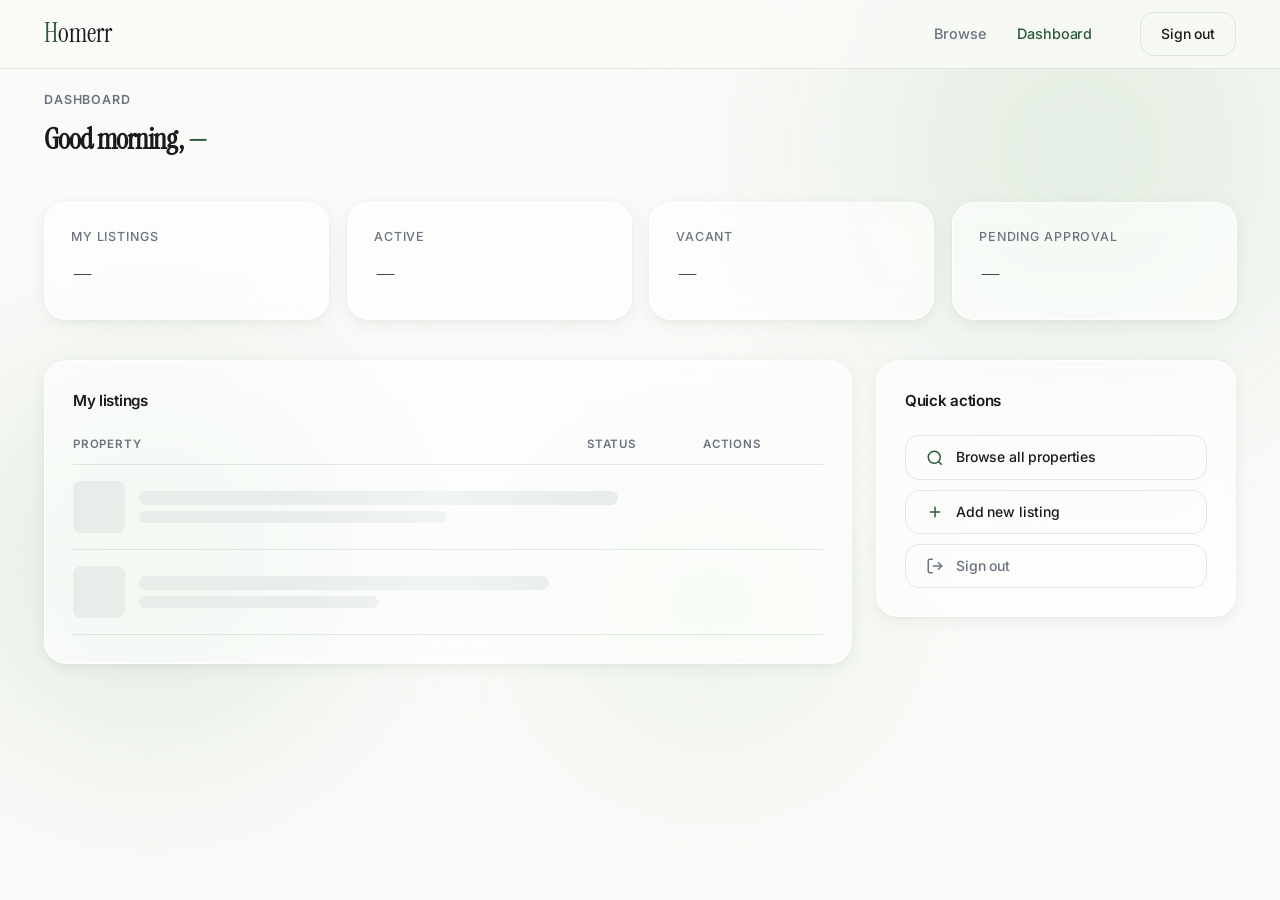
<file: dashboard.html>
<!DOCTYPE html>
<html lang="en">
<head>
  <meta charset="UTF-8" />
  <meta name="viewport" content="width=device-width, initial-scale=1.0" />
  <title>Dashboard — Homerr</title>
  <link rel="preconnect" href="https://fonts.googleapis.com" />
  <link rel="preconnect" href="https://fonts.gstatic.com" crossorigin />
  <link href="https://fonts.googleapis.com/css2?family=Instrument+Serif:ital@0;1&family=Inter:wght@300;400;500;600&display=swap" rel="stylesheet" />
  <link rel="stylesheet" href="static/css/main.css" />
</head>
<body>

<div class="mesh-bg" aria-hidden="true">
  <div class="mesh-orb mesh-orb--1"></div>
  <div class="mesh-orb mesh-orb--2"></div>
  <div class="mesh-orb mesh-orb--3"></div>
</div>

<nav class="nav glass-nav">
  <div class="nav__inner">
    <a href="index.html" class="nav__logo">
      <span class="nav__logo-mark">H</span><span class="nav__logo-text">omerr</span>
    </a>
    <ul class="nav__links">
      <li><a href="listings.html" class="nav__link">Browse</a></li>
      <li><a href="dashboard.html" class="nav__link" style="color:var(--color-sage-deep);">Dashboard</a></li>
    </ul>
    <div class="nav__actions">
      <button class="btn btn--ghost" id="logout-btn">Sign out</button>
    </div>
  </div>
</nav>

<main>
  <div class="dashboard-page">
    <div class="container">

      <!-- Header -->
      <div class="dashboard-header reveal">
        <div>
          <div style="font-size:0.78rem;font-weight:600;letter-spacing:0.07em;text-transform:uppercase;color:var(--color-muted);margin-bottom:6px;" id="dash-role-label">Dashboard</div>
          <h1 class="dashboard-greeting">Good morning, <span id="dash-name" style="color:var(--color-sage-deep);font-style:italic;">—</span></h1>
        </div>
        <button class="btn btn--primary" id="add-listing-btn" style="display:none;">
          <svg width="16" height="16" viewBox="0 0 24 24" fill="none" stroke="currentColor" stroke-width="2">
            <line x1="12" y1="5" x2="12" y2="19"/><line x1="5" y1="12" x2="19" y2="12"/>
          </svg>
          Add listing
        </button>
      </div>

      <!-- Stats row -->
      <div class="stats-row" id="stats-row">
        <div class="stat-card reveal reveal--delay-1">
          <div class="stat-card__label">My listings</div>
          <div class="stat-card__value" id="stat-total">—</div>
        </div>
        <div class="stat-card reveal reveal--delay-2">
          <div class="stat-card__label">Active</div>
          <div class="stat-card__value" id="stat-active">—</div>
        </div>
        <div class="stat-card reveal reveal--delay-3">
          <div class="stat-card__label">Vacant</div>
          <div class="stat-card__value" id="stat-vacant">—</div>
        </div>
        <div class="stat-card reveal reveal--delay-4">
          <div class="stat-card__label">Pending approval</div>
          <div class="stat-card__value" id="stat-pending">—</div>
        </div>
      </div>

      <!-- Admin-only analytics row -->
      <div id="admin-stats" style="display:none;">
        <div style="font-size:0.78rem;font-weight:600;letter-spacing:0.08em;text-transform:uppercase;color:var(--color-muted);margin-bottom:16px;">Platform overview</div>
        <div class="stats-row" style="margin-bottom:40px;">
          <div class="stat-card reveal reveal--delay-1">
            <div class="stat-card__label">Total users</div>
            <div class="stat-card__value" id="admin-stat-users">—</div>
          </div>
          <div class="stat-card reveal reveal--delay-2">
            <div class="stat-card__label">Total landlords</div>
            <div class="stat-card__value" id="admin-stat-landlords">—</div>
          </div>
          <div class="stat-card reveal reveal--delay-3">
            <div class="stat-card__label">All listings</div>
            <div class="stat-card__value" id="admin-stat-listings">—</div>
          </div>
          <div class="stat-card reveal reveal--delay-4">
            <div class="stat-card__label">Pending review</div>
            <div class="stat-card__value" id="admin-stat-pending">—</div>
          </div>
        </div>
      </div>

      <!-- Main grid -->
      <div class="dashboard-grid">

        <!-- Listings panel -->
        <div class="dashboard-panel reveal">
          <div class="panel-header">
            <span class="panel-title" id="listings-panel-title">My listings</span>
            <div style="display:flex;gap:8px;">
              <!-- Admin filter -->
              <select id="admin-status-filter" style="display:none;" class="sort-select" style="height:36px;">
                <option value="">All listings</option>
                <option value="pending">Pending</option>
                <option value="approved">Approved</option>
                <option value="rejected">Rejected</option>
              </select>
            </div>
          </div>

          <!-- Table header -->
          <div style="display:grid;grid-template-columns:1fr 100px 120px;gap:16px;padding:0 0 10px;border-bottom:1px solid var(--color-border);font-size:0.72rem;font-weight:600;letter-spacing:0.07em;text-transform:uppercase;color:var(--color-muted);">
            <span>Property</span><span>Status</span><span>Actions</span>
          </div>

          <div id="listings-table">
            <!-- Skeleton rows -->
            <div style="padding:16px 0;border-bottom:1px solid var(--color-border);display:flex;gap:14px;align-items:center;">
              <div class="skeleton" style="width:52px;height:52px;border-radius:8px;flex-shrink:0;"></div>
              <div style="flex:1;display:flex;flex-direction:column;gap:6px;">
                <div class="skeleton" style="height:14px;width:70%;"></div>
                <div class="skeleton" style="height:12px;width:45%;"></div>
              </div>
            </div>
            <div style="padding:16px 0;border-bottom:1px solid var(--color-border);display:flex;gap:14px;align-items:center;">
              <div class="skeleton" style="width:52px;height:52px;border-radius:8px;flex-shrink:0;"></div>
              <div style="flex:1;display:flex;flex-direction:column;gap:6px;">
                <div class="skeleton" style="height:14px;width:60%;"></div>
                <div class="skeleton" style="height:12px;width:35%;"></div>
              </div>
            </div>
          </div>

          <div id="listings-empty" style="display:none;text-align:center;padding:40px 20px;color:var(--color-muted);font-size:0.9rem;">
            No listings yet. Add your first property.
          </div>
        </div>

        <!-- Right column -->
        <div style="display:flex;flex-direction:column;gap:20px;">

          <!-- Quick actions -->
          <div class="dashboard-panel reveal">
            <div class="panel-header"><span class="panel-title">Quick actions</span></div>
            <div style="display:flex;flex-direction:column;gap:10px;">
              <a href="listings.html" class="btn btn--ghost" style="justify-content:flex-start;gap:12px;">
                <svg width="18" height="18" viewBox="0 0 24 24" fill="none" stroke="var(--color-sage-deep)" stroke-width="2"><circle cx="11" cy="11" r="8"/><path d="m21 21-4.35-4.35"/></svg>
                Browse all properties
              </a>
              <button class="btn btn--ghost" style="justify-content:flex-start;gap:12px;" id="qa-add-listing">
                <svg width="18" height="18" viewBox="0 0 24 24" fill="none" stroke="var(--color-sage-deep)" stroke-width="2"><line x1="12" y1="5" x2="12" y2="19"/><line x1="5" y1="12" x2="19" y2="12"/></svg>
                Add new listing
              </button>
              <button class="btn btn--ghost" id="logout-btn-2" style="justify-content:flex-start;gap:12px;color:var(--color-muted);">
                <svg width="18" height="18" viewBox="0 0 24 24" fill="none" stroke="currentColor" stroke-width="2"><path d="M9 21H5a2 2 0 0 1-2-2V5a2 2 0 0 1 2-2h4"/><polyline points="16 17 21 12 16 7"/><line x1="21" y1="12" x2="9" y2="12"/></svg>
                Sign out
              </button>
            </div>
          </div>

          <!-- Admin: pending approvals -->
          <div class="dashboard-panel reveal" id="pending-panel" style="display:none;">
            <div class="panel-header">
              <span class="panel-title">Pending review</span>
              <span id="pending-count-badge" style="font-size:0.75rem;font-weight:600;background:var(--color-sage-ghost);color:var(--color-sage-deep);border:1px solid var(--color-sage-tint);border-radius:99px;padding:3px 10px;">0</span>
            </div>
            <div id="pending-list">
              <div style="font-size:0.85rem;color:var(--color-muted);padding:12px 0;">Loading…</div>
            </div>
          </div>

        </div>
      </div>

    </div>
  </div>
</main>

<!-- Add listing modal (simplified inline form) -->
<div id="add-modal" style="display:none;position:fixed;inset:0;background:rgba(0,0,0,0.4);backdrop-filter:blur(6px);z-index:200;display:none;align-items:center;justify-content:center;padding:20px;">
  <div style="background:#fff;border-radius:var(--radius-xl);padding:36px;width:100%;max-width:520px;max-height:90vh;overflow-y:auto;box-shadow:var(--shadow-lg);">
    <div style="display:flex;align-items:center;justify-content:space-between;margin-bottom:24px;">
      <h2 style="font-family:var(--font-display);font-size:1.5rem;letter-spacing:-0.02em;">Add listing</h2>
      <button id="modal-close" style="background:none;border:none;cursor:pointer;color:var(--color-muted);font-size:1.3rem;">✕</button>
    </div>
    <form id="add-listing-form" novalidate>
      <div class="form-field"><label for="al-name">Property name *</label><input class="form-input" id="al-name" type="text" placeholder="e.g. Spacious 2-Bed, Kilimani" required /></div>
      <div class="form-field"><label for="al-desc">Description *</label><textarea class="form-textarea" id="al-desc" rows="3" placeholder="Describe the property…" required></textarea></div>
      <div style="display:grid;grid-template-columns:1fr 1fr;gap:14px;">
        <div class="form-field" style="margin-bottom:0;"><label for="al-price">Price (KES/mo) *</label><input class="form-input" id="al-price" type="number" placeholder="50000" required min="0" /></div>
        <div class="form-field" style="margin-bottom:0;"><label for="al-units">Units available</label><input class="form-input" id="al-units" type="number" placeholder="1" min="1" value="1" /></div>
      </div>
      <div class="form-field" style="margin-top:14px;"><label for="al-location">Location *</label><input class="form-input" id="al-location" type="text" placeholder="e.g. Kilimani, Nairobi" required /></div>
      <div style="display:grid;grid-template-columns:1fr 1fr;gap:14px;">
        <div class="form-field" style="margin-bottom:0;">
          <label for="al-avail">Availability *</label>
          <select class="form-input" id="al-avail" style="cursor:pointer;">
            <option value="rent">Rent</option>
            <option value="buy">Buy</option>
            <option value="both">Both</option>
          </select>
        </div>
        <div class="form-field" style="margin-bottom:0;">
          <label for="al-vacancy">Vacancy</label>
          <select class="form-input" id="al-vacancy" style="cursor:pointer;">
            <option value="vacant">Vacant</option>
            <option value="occupied">Occupied</option>
          </select>
        </div>
      </div>
      <div style="display:flex;align-items:center;gap:8px;margin-top:14px;margin-bottom:20px;">
        <input type="checkbox" id="al-student" style="accent-color:var(--color-sage-deep);width:16px;height:16px;" />
        <label for="al-student" style="font-size:0.85rem;color:var(--color-muted);cursor:pointer;">This is student accommodation</label>
      </div>
      <button type="submit" class="btn btn--primary btn--lg" id="al-submit" style="width:100%;justify-content:center;">Submit listing</button>
      <div id="al-feedback"></div>
    </form>
  </div>
</div>

<script src="static/js/api.js?v=3"></script>
<script src="static/js/main.js"></script>
<script>
(async () => {
  // Auth gate — redirect if not logged in
  if (!requireAuth('login.html')) return;

  const user = Auth.getUser();
  const role = user?.role;

  // UI setup
  document.getElementById('dash-name').textContent     = user?.name?.split(' ')[0] || 'there';
  document.getElementById('dash-role-label').textContent = role === 'admin' ? 'Admin dashboard' : 'Landlord dashboard';

  const logoutBtns = [document.getElementById('logout-btn'), document.getElementById('logout-btn-2')];
  logoutBtns.forEach(btn => btn?.addEventListener('click', () => {
    Auth.clearSession();
    window.location.href = 'index.html';
  }));

  // Add listing modal
  const modal     = document.getElementById('add-modal');
  const openModal = () => { modal.style.display = 'flex'; };
  const closeModal= () => { modal.style.display = 'none'; };
  document.getElementById('add-listing-btn')?.addEventListener('click', openModal);
  document.getElementById('qa-add-listing')?.addEventListener('click', openModal);
  document.getElementById('modal-close')?.addEventListener('click', closeModal);
  modal.addEventListener('click', e => { if (e.target === modal) closeModal(); });

  document.getElementById('add-listing-form').addEventListener('submit', async (e) => {
    e.preventDefault();
    const btn = document.getElementById('al-submit');
    const feedbackEl = document.getElementById('al-feedback');
    setLoading(btn, true, 'Submit listing');
    try {
      await API.createListing({
        name:                  document.getElementById('al-name').value,
        description:           document.getElementById('al-desc').value,
        price:                 parseFloat(document.getElementById('al-price').value),
        location:              document.getElementById('al-location').value,
        availability_option:   document.getElementById('al-avail').value,
        vacancy_status:        document.getElementById('al-vacancy').value,
        units_available:       parseInt(document.getElementById('al-units').value) || 1,
        is_student_accommodation: document.getElementById('al-student').checked,
      });
      showSuccess(feedbackEl, 'Listing submitted for review. We'll notify you once approved.');
      setTimeout(() => { closeModal(); loadDashboard(); }, 2000);
    } catch (err) {
      setLoading(btn, false, 'Submit listing');
      showError(feedbackEl, err.message || 'Failed to submit listing.');
    }
  });

  // --- Load dashboard data ---
  async function loadDashboard() {
    if (role === 'landlord' || role === 'admin') {
      document.getElementById('add-listing-btn').style.display = 'flex';
    }

    if (role === 'admin') {
      // Admin: show platform analytics + all listings
      document.getElementById('admin-stats').style.display  = 'block';
      document.getElementById('pending-panel').style.display = 'block';
      document.getElementById('listings-panel-title').textContent = 'All listings';
      document.getElementById('admin-status-filter').style.display = 'block';

      try {
        const analytics = await API.getAnalytics();
        document.getElementById('admin-stat-users').textContent    = analytics.total_users ?? '—';
        document.getElementById('admin-stat-landlords').textContent= analytics.total_landlords ?? '—';
        document.getElementById('admin-stat-listings').textContent = analytics.approved_listings ?? '—';
        document.getElementById('admin-stat-pending').textContent  = analytics.pending_listings ?? '—';
        document.getElementById('pending-count-badge').textContent = analytics.pending_listings ?? '0';
      } catch {}

      loadAdminListings();
      loadPending();

      document.getElementById('admin-status-filter').addEventListener('change', loadAdminListings);

    } else {
      // Landlord / user: show my listings
      loadMyListings();
    }
  }

  async function loadMyListings() {
    const tableEl = document.getElementById('listings-table');
    const emptyEl = document.getElementById('listings-empty');

    try {
      const listings = await API.getMyListings();

      // Stats
      document.getElementById('stat-total').textContent  = listings.length;
      document.getElementById('stat-active').textContent = listings.filter(l => l.approval_status === 'approved').length;
      document.getElementById('stat-vacant').textContent = listings.filter(l => l.vacancy_status === 'vacant').length;
      document.getElementById('stat-pending').textContent= listings.filter(l => l.approval_status === 'pending').length;

      if (listings.length === 0) {
        tableEl.innerHTML = '';
        emptyEl.style.display = 'block';
        return;
      }

      tableEl.innerHTML = listings.map(l => renderListingRow(l, false)).join('');
    } catch (err) {
      tableEl.innerHTML = `<div style="padding:20px;color:#DC2626;font-size:0.85rem;">Could not load listings: ${err.message}</div>`;
    }
  }

  async function loadAdminListings() {
    const tableEl = document.getElementById('listings-table');
    const status  = document.getElementById('admin-status-filter').value;
    try {
      const listings = await API.getAllListings(status || null);
      document.getElementById('stat-total').textContent   = listings.length;
      document.getElementById('stat-active').textContent  = listings.filter(l => l.approval_status === 'approved').length;
      document.getElementById('stat-vacant').textContent  = listings.filter(l => l.vacancy_status === 'vacant').length;
      document.getElementById('stat-pending').textContent = listings.filter(l => l.approval_status === 'pending').length;
      tableEl.innerHTML = listings.length
        ? listings.map(l => renderListingRow(l, true)).join('')
        : '<div style="padding:20px;color:var(--color-muted);font-size:0.85rem;">No listings match this filter.</div>';
    } catch (err) {
      tableEl.innerHTML = `<div style="padding:20px;color:#DC2626;font-size:0.85rem;">${err.message}</div>`;
    }
  }

  async function loadPending() {
    const pendingEl = document.getElementById('pending-list');
    try {
      const all     = await API.getAllListings('pending');
      const pending = all.slice(0, 5);
      if (pending.length === 0) {
        pendingEl.innerHTML = '<div style="font-size:0.85rem;color:var(--color-muted);padding:12px 0;">No listings pending review.</div>';
        return;
      }
      pendingEl.innerHTML = pending.map(l => `
        <div style="padding:12px 0;border-bottom:1px solid var(--color-border);">
          <div style="font-size:0.85rem;font-weight:600;color:var(--color-foreground);margin-bottom:2px;">${l.name}</div>
          <div style="font-size:0.78rem;color:var(--color-muted);margin-bottom:8px;">${l.location}</div>
          <div style="display:flex;gap:6px;">
            <button class="btn btn--primary btn--sm" onclick="approveL(${l.id})">Approve</button>
            <button class="btn btn--ghost btn--sm" onclick="rejectL(${l.id})">Reject</button>
          </div>
        </div>`).join('');
    } catch {}
  }

  // Exposed to inline onclick handlers
  window.approveL = async (id) => {
    try {
      await API.approveListing(id);
      loadAdminListings();
      loadPending();
    } catch (err) { alert(err.message); }
  };

  window.rejectL = async (id) => {
    const reason = prompt('Reason for rejection:');
    if (!reason) return;
    try {
      await API.rejectListing(id, reason);
      loadAdminListings();
      loadPending();
    } catch (err) { alert(err.message); }
  };

  function renderListingRow(l, isAdmin) {
    const fallback = 'https://images.unsplash.com/photo-1600607687939-ce8a6c25118c?w=120&q=70';
    const img = l.photos?.[0]?.photo_url || fallback;
    const statusClass = { approved: 'status--active', pending: 'status--pending', rejected: 'status--inactive' }[l.approval_status] || 'status--pending';
    const statusLabel = { approved: 'Approved', pending: 'Pending', rejected: 'Rejected' }[l.approval_status] || l.approval_status;

    return `
      <div class="listing-row">
        <div class="listing-row__img"><img src="${img}" alt="${l.name}" loading="lazy" /></div>
        <div class="listing-row__info">
          <div class="listing-row__name">${l.name}</div>
          <div class="listing-row__loc">${l.location} · KES ${Number(l.price).toLocaleString()}/mo</div>
        </div>
        <span class="listing-row__status ${statusClass}">${statusLabel}</span>
        <div style="display:flex;gap:6px;">
          <a href="property.html?id=${l.id}" class="btn btn--ghost btn--sm">View</a>
          ${isAdmin && l.approval_status === 'pending' ? `
            <button class="btn btn--primary btn--sm" onclick="approveL(${l.id})">Approve</button>` : ''}
        </div>
      </div>`;
  }

  loadDashboard();
})();
</script>
</body>
</html>
</file>
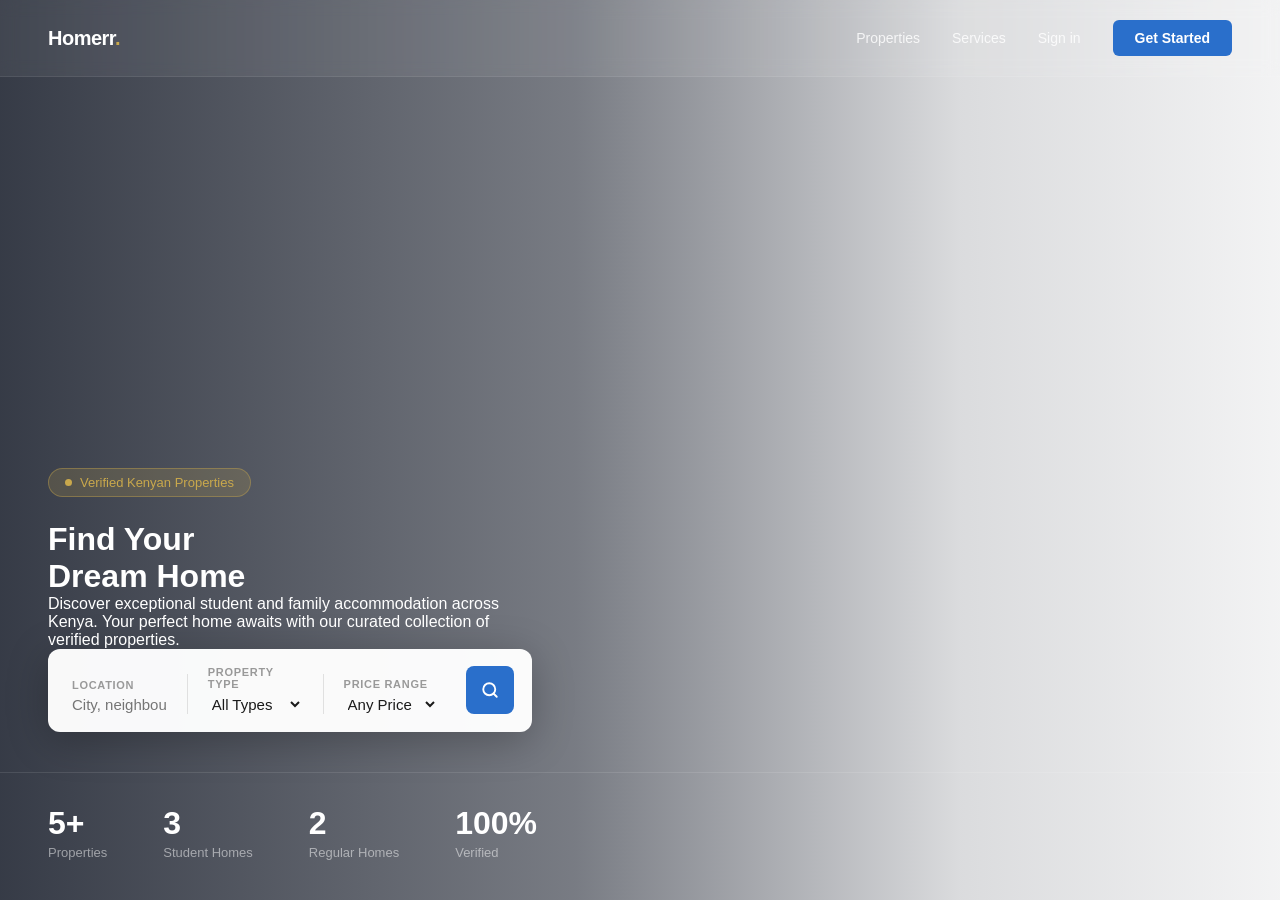
<file: homerr-demo-2.html>
<!DOCTYPE html>
<html lang="en">
<head>
<meta charset="UTF-8">
<meta name="viewport" content="width=device-width, initial-scale=1.0">
<title>Homerr — Find Your Perfect Home</title>
<style>
  * { box-sizing: border-box; margin: 0; padding: 0; }
  body { font-family: -apple-system, BlinkMacSystemFont, 'Segoe UI', sans-serif; color: #fff; min-height: 100vh; }

  /* ── NAV ── */
  .top-nav {
    position: fixed; top: 0; left: 0; right: 0; z-index: 100;
    display: flex; align-items: center; justify-content: space-between;
    padding: 1.25rem 3rem;
    background: rgba(255,255,255,0.06);
    backdrop-filter: blur(8px);
    border-bottom: 1px solid rgba(255,255,255,0.08);
  }
  .logo { font-size: 20px; font-weight: 700; letter-spacing: -0.5px; color: #fff; }
  .logo span { color: #c9a84c; }
  .top-nav-links { display: flex; gap: 2rem; align-items: center; }
  .top-nav-link { color: rgba(255,255,255,0.82); font-size: 14px; cursor: pointer; background: none; border: none; }
  .top-nav-link:hover { color: #fff; }
  .top-nav-cta { background: #2a6fcb; color: #fff; border: none; border-radius: 6px; padding: 10px 22px; font-size: 14px; font-weight: 600; cursor: pointer; }
  .top-nav-cta:hover { background: #1e5ab5; }

  /* ── HERO ── */
  #pg-home {
    position: relative; height: 100vh; overflow: hidden;
    display: flex; flex-direction: column; justify-content: flex-end;
  }
  .hero-fullbg {
    position: absolute; inset: 0;
    background: url('https://images.unsplash.com/photo-1600596542815-ffad4c1539a9?w=1800&q=85') center/cover no-repeat;
    z-index: 0;
  }
  /* gradient only on the LEFT side like the example */
  .hero-gradient {
    position: absolute; inset: 0; z-index: 1;
    background: linear-gradient(to right, rgba(10,16,30,0.82) 0%, rgba(10,16,30,0.55) 45%, rgba(10,16,30,0.15) 75%, rgba(10,16,30,0.05) 100%);
  }
  .hero-content {
    position: relative; z-index: 2;
    padding: 0 3rem 0 3rem;
    max-width: 580px;
    margin-bottom: 2.5rem;
  }
  .hero-badge {
    display: inline-flex; align-items: center; gap: 8px;
    background: rgba(201,168,76,0.18); border: 1px solid rgba(201,168,76,0.4);
    border-radius: 20px; padding: 6px 16px; font-size: 13px; color: #c9a84c;
    margin-bottom: 1.5rem;
  }
  .hero-badge-dot { width: 7px; height: 7px; background: #c9a84c; border-radius: 50%; animation: blink 2s infinite; }
  @keyframes blink { 0%,100%{opacity:1} 50%{opacity:0.3} }
  .hero h1 {
    font-size: 58px; font-weight: 700; line-height: 1.05;
    letter-spacing: -1.5px; margin-bottom: 1.25rem;
    font-family: Georgia, 'Times New Roman', serif;
  }
  .hero h1 .gold { color: #c9a84c; display: block; }
  .hero p { font-size: 16px; color: rgba(255,255,255,0.72); line-height: 1.75; margin-bottom: 2.5rem; max-width: 460px; }

  /* search bar — white floating card like the example */
  .search-card {
    background: rgba(255,255,255,0.97); border-radius: 12px;
    padding: 1.1rem 1.1rem 1.1rem 1.5rem;
    display: flex; align-items: flex-end; gap: 0;
    max-width: 660px; box-shadow: 0 8px 40px rgba(0,0,0,0.25);
  }
  .sf { flex: 1; padding: 0 1.25rem 0 0; }
  .sf:first-child { padding-left: 0; }
  .sf label { display: block; font-size: 11px; font-weight: 700; color: #999; text-transform: uppercase; letter-spacing: 0.7px; margin-bottom: 5px; }
  .sf input, .sf select { width: 100%; border: none; outline: none; font-size: 15px; color: #1a1a1a; background: transparent; }
  .sf-divider { width: 1px; height: 40px; background: #e0e0e0; flex-shrink: 0; margin-right: 1.25rem; }
  .search-go {
    background: #2a6fcb; border: none; border-radius: 8px;
    width: 48px; height: 48px; display: flex; align-items: center; justify-content: center;
    cursor: pointer; flex-shrink: 0; margin-left: 8px;
  }
  .search-go:hover { background: #1e5ab5; }
  .search-go svg { width: 18px; height: 18px; fill: none; stroke: #fff; stroke-width: 2.5; stroke-linecap: round; }

  /* stats row at very bottom like example */
  .hero-stats-bar {
    position: relative; z-index: 2;
    display: flex; gap: 3.5rem;
    padding: 2rem 3rem 2.5rem;
    border-top: 1px solid rgba(255,255,255,0.1);
  }
  .hstat-val { font-size: 32px; font-weight: 700; color: #fff; }
  .hstat-label { font-size: 13px; color: rgba(255,255,255,0.5); margin-top: 3px; }

  /* ── SHARED SHELL ── */
  .shell { display: none; min-height: 100vh; background: #f4f4f1; color: #1a1a1a; }
  .shell.active { display: block; }

  .shell-nav {
    background: #0d1117; padding: 1rem 3rem;
    display: flex; align-items: center; justify-content: space-between;
    position: sticky; top: 0; z-index: 50;
  }
  .shell-nav .logo { color: #fff; font-size: 18px; }
  .snr { display: flex; gap: 10px; align-items: center; }
  .ghost { background: none; border: 1px solid rgba(255,255,255,0.2); color: rgba(255,255,255,0.75); border-radius: 6px; padding: 7px 14px; font-size: 13px; cursor: pointer; }
  .ghost:hover { background: rgba(255,255,255,0.08); }
  .gold-txt { color: #c9a84c; font-size: 13px; }
  .blue-cta { background: #2a6fcb; color: #fff; border: none; border-radius: 6px; padding: 8px 16px; font-size: 13px; font-weight: 600; cursor: pointer; }
  .blue-cta:hover { background: #1e5ab5; }

  /* listings */
  .lb { padding: 2.5rem 3rem; }
  .lb h2 { font-size: 24px; font-weight: 700; margin-bottom: 4px; }
  .lb-sub { font-size: 14px; color: #888; margin-bottom: 1.75rem; }

  .htabs { display: flex; border-bottom: 2px solid #e8e8e5; margin-bottom: 2rem; }
  .htab { font-size: 15px; font-weight: 500; padding: 12px 26px; border: none; background: none; cursor: pointer; color: #999; border-bottom: 3px solid transparent; margin-bottom: -2px; transition: all 0.15s; }
  .htab.active { color: #0d1117; border-bottom-color: #c9a84c; }

  .frow { display: flex; gap: 10px; margin-bottom: 2rem; flex-wrap: wrap; }
  .fsel { border: 1px solid #ddd; border-radius: 8px; padding: 8px 14px; font-size: 14px; color: #1a1a1a; background: #fff; outline: none; cursor: pointer; }

  .cgrid { display: grid; grid-template-columns: repeat(auto-fill, minmax(290px, 1fr)); gap: 22px; }

  .pcard { background: #fff; border-radius: 16px; overflow: hidden; border: 1px solid #eaeae7; transition: box-shadow 0.2s, transform 0.2s; }
  .pcard:hover { transform: translateY(-4px); box-shadow: 0 12px 40px rgba(0,0,0,0.1); }
  .pimg { height: 200px; position: relative; overflow: hidden; }
  .pimg-bg { position: absolute; inset: 0; background-size: cover; background-position: center; transition: transform 0.4s; }
  .pcard:hover .pimg-bg { transform: scale(1.06); }
  .ptag { position: absolute; top: 12px; left: 12px; background: #c9a84c; color: #0d1117; font-size: 11px; font-weight: 700; padding: 4px 10px; border-radius: 6px; z-index: 1; letter-spacing: 0.3px; }
  .ptype { position: absolute; top: 12px; right: 12px; background: rgba(13,17,23,0.65); color: #fff; font-size: 11px; padding: 4px 10px; border-radius: 6px; z-index: 1; backdrop-filter: blur(6px); }
  .pbody { padding: 1.2rem; }
  .pname { font-size: 15px; font-weight: 700; margin-bottom: 5px; color: #0d1117; }
  .ploc { font-size: 13px; color: #aaa; margin-bottom: 14px; }
  .pprice { font-size: 22px; font-weight: 700; color: #0d1117; }
  .pprice span { font-size: 13px; font-weight: 400; color: #aaa; }
  .ppills { display: flex; gap: 6px; margin-top: 10px; flex-wrap: wrap; }
  .ppill { font-size: 12px; padding: 4px 10px; border-radius: 20px; }
  .pp-green { background: #e1f5ee; color: #0c6e50; }
  .pp-gold { background: rgba(201,168,76,0.12); color: #856b1e; }
  .pp-gray { background: #f0f0ee; color: #666; }
  .pp-blue { background: #e6f1fb; color: #185fa5; }
  .pfoot { border-top: 1px solid #f2f2ef; padding: 10px 1.2rem; display: flex; justify-content: space-between; align-items: center; }
  .pdesc { font-size: 12px; color: #bbb; white-space: nowrap; overflow: hidden; text-overflow: ellipsis; max-width: 210px; }
  .pvbtn { font-size: 13px; color: #2a6fcb; font-weight: 600; background: none; border: none; cursor: pointer; white-space: nowrap; }

  .loading { text-align: center; padding: 4rem; color: #aaa; font-size: 14px; }
  .empty { text-align: center; padding: 4rem; }
  .empty h3 { font-size: 16px; color: #666; margin-bottom: 6px; }
  .empty p { font-size: 14px; color: #aaa; }

  /* forms */
  .fshell { min-height: 100vh; display: flex; align-items: center; justify-content: center; padding: 2rem; background: #f4f4f1; }
  .fbox { background: #fff; border-radius: 16px; border: 1px solid #eaeae7; padding: 2.75rem; width: 100%; max-width: 420px; box-shadow: 0 4px 24px rgba(0,0,0,0.06); }
  .fbox-logo { font-size: 22px; font-weight: 700; margin-bottom: 2rem; color: #0d1117; }
  .fbox-logo span { color: #c9a84c; }
  .ftitle { font-size: 22px; font-weight: 700; margin-bottom: 4px; color: #0d1117; }
  .fsub { font-size: 14px; color: #aaa; margin-bottom: 1.75rem; }
  .field { margin-bottom: 14px; }
  .field label { display: block; font-size: 13px; font-weight: 600; color: #555; margin-bottom: 5px; }
  .field input, .field select { width: 100%; border: 1px solid #e0e0e0; border-radius: 8px; padding: 11px 13px; font-size: 14px; color: #1a1a1a; outline: none; background: #fff; }
  .field input:focus, .field select:focus { border-color: #2a6fcb; box-shadow: 0 0 0 3px rgba(42,111,203,0.1); }
  .sbtn { width: 100%; background: #0d1117; color: #fff; border: none; border-radius: 8px; padding: 13px; font-size: 15px; font-weight: 600; cursor: pointer; margin-top: 8px; }
  .sbtn:hover { background: #1a2332; }
  .falt { text-align: center; margin-top: 14px; font-size: 13px; color: #aaa; }
  .falt button { background: none; border: none; color: #2a6fcb; font-size: 13px; cursor: pointer; font-weight: 600; }
  .fmsg { font-size: 13px; padding: 10px 13px; border-radius: 8px; margin-top: 12px; display: none; }
  .fmsg.err { background: #fef2f2; color: #a32d2d; }
  .fmsg.ok { background: #e1f5ee; color: #0c6e50; }

  /* admin */
  .admin-top { background: #0d1117; padding: 1.25rem 3rem; display: flex; align-items: center; justify-content: space-between; }
  .abody { padding: 2rem 3rem; }
  .sgrid { display: grid; grid-template-columns: repeat(auto-fit, minmax(160px, 1fr)); gap: 14px; margin-bottom: 2rem; }
  .sbox { background: #fff; border: 1px solid #eaeae7; border-radius: 12px; padding: 1.25rem; }
  .sbox-label { font-size: 13px; color: #aaa; margin-bottom: 6px; }
  .sbox-val { font-size: 30px; font-weight: 700; color: #0d1117; }
  .atabs { display: flex; border-bottom: 2px solid #e8e8e5; margin-bottom: 1.5rem; }
  .atab { font-size: 14px; font-weight: 500; padding: 10px 20px; border: none; background: none; cursor: pointer; color: #aaa; border-bottom: 3px solid transparent; margin-bottom: -2px; }
  .atab.active { color: #0d1117; border-bottom-color: #c9a84c; }
  .arow { background: #fff; border: 1px solid #eaeae7; border-radius: 10px; padding: 1rem 1.25rem; margin-bottom: 8px; display: flex; align-items: center; justify-content: space-between; flex-wrap: wrap; gap: 8px; }
  .arow-name { font-size: 14px; font-weight: 700; color: #0d1117; }
  .arow-meta { font-size: 13px; color: #aaa; margin-top: 2px; }
</style>
</head>
<body>

<!-- ═══════════ HOME ═══════════ -->
<div id="pg-home">
  <div class="top-nav">
    <div class="logo">Homerr<span>.</span></div>
    <div class="top-nav-links">
      <button class="top-nav-link" onclick="showShell('listings')">Properties</button>
      <button class="top-nav-link" onclick="showShell('listings')">Services</button>
      <button class="top-nav-link" onclick="showShell('login')">Sign in</button>
      <button class="top-nav-cta" onclick="showShell('register')">Get Started</button>
    </div>
  </div>

  <div class="hero-fullbg"></div>
  <div class="hero-gradient"></div>

  <div class="hero-content">
    <div class="hero-badge"><span class="hero-badge-dot"></span> Verified Kenyan Properties</div>
    <h1>Find Your<br><span class="gold">Dream Home</span></h1>
    <p>Discover exceptional student and family accommodation across Kenya. Your perfect home awaits with our curated collection of verified properties.</p>

    <div class="search-card">
      <div class="sf">
        <label>Location</label>
        <input type="text" placeholder="City, neighbourhood...">
      </div>
      <div class="sf-divider"></div>
      <div class="sf">
        <label>Property Type</label>
        <select>
          <option>All Types</option>
          <option>Student Housing</option>
          <option>Regular Housing</option>
        </select>
      </div>
      <div class="sf-divider"></div>
      <div class="sf">
        <label>Price Range</label>
        <select>
          <option>Any Price</option>
          <option>Under KES 10,000</option>
          <option>KES 10,000–30,000</option>
          <option>Above KES 30,000</option>
        </select>
      </div>
      <button class="search-go" onclick="showShell('listings')">
        <svg viewBox="0 0 24 24"><circle cx="11" cy="11" r="8"/><line x1="21" y1="21" x2="16.65" y2="16.65"/></svg>
      </button>
    </div>
  </div>

  <div class="hero-stats-bar">
    <div><div class="hstat-val" id="hs-total">5+</div><div class="hstat-label">Properties</div></div>
    <div><div class="hstat-val" id="hs-student">3</div><div class="hstat-label">Student Homes</div></div>
    <div><div class="hstat-val" id="hs-regular">2</div><div class="hstat-label">Regular Homes</div></div>
    <div><div class="hstat-val">100%</div><div class="hstat-label">Verified</div></div>
  </div>
</div>

<!-- ═══════════ LISTINGS ═══════════ -->
<div id="pg-listings" class="shell">
  <div class="shell-nav">
    <div class="logo" style="color:#fff;">Homerr<span style="color:#c9a84c;">.</span></div>
    <div class="snr">
      <span class="gold-txt" id="nav-user-lbl"></span>
      <button class="ghost" onclick="goHome()">Home</button>
      <button class="ghost" id="nav-admin-btn" style="display:none; color:#c9a84c; border-color:rgba(201,168,76,0.4);" onclick="showShell('admin')">Admin</button>
      <button class="blue-cta" id="nav-signin-btn" onclick="showShell('login')">Sign in</button>
      <button class="ghost" id="nav-signout-btn" style="display:none;" onclick="logout()">Sign out</button>
    </div>
  </div>
  <div class="lb">
    <h2>Properties</h2>
    <div class="lb-sub">Browse verified listings across Kenya</div>
    <div class="htabs">
      <button class="htab active" id="tab-s" onclick="switchTab('student')">🎓 Student Accommodation</button>
      <button class="htab" id="tab-r" onclick="switchTab('regular')">🏠 Regular Housing</button>
    </div>
    <div class="frow">
      <select class="fsel" id="fv" onchange="renderListings()"><option value="">All vacancies</option><option value="available">Available</option><option value="full">Full</option></select>
      <select class="fsel" id="ft" onchange="renderListings()"><option value="">Rent or buy</option><option value="rent">Rent</option><option value="buy">Buy</option></select>
    </div>
    <div id="lc" class="cgrid"><div class="loading">Loading properties...</div></div>
  </div>
</div>

<!-- ═══════════ LOGIN ═══════════ -->
<div id="pg-login" class="shell">
  <div class="fshell">
    <div class="fbox">
      <div class="fbox-logo">Homerr<span>.</span></div>
      <div class="ftitle">Welcome back</div>
      <div class="fsub">Sign in to your account</div>
      <div class="field"><label>Email</label><input type="email" id="le" placeholder="you@example.com"></div>
      <div class="field"><label>Password</label><input type="password" id="lp" placeholder="••••••••"></div>
      <div class="fmsg err" id="lerr"></div>
      <button class="sbtn" onclick="login()">Sign in</button>
      <div class="falt">No account? <button onclick="showShell('register')">Register</button></div>
      <div class="falt" style="margin-top:6px;"><button onclick="goHome()" style="color:#aaa;">← Back to home</button></div>
    </div>
  </div>
</div>

<!-- ═══════════ REGISTER ═══════════ -->
<div id="pg-register" class="shell">
  <div class="fshell">
    <div class="fbox">
      <div class="fbox-logo">Homerr<span>.</span></div>
      <div class="ftitle">Create account</div>
      <div class="fsub">Join thousands finding homes across Kenya</div>
      <div class="field"><label>Full name</label><input type="text" id="rn" placeholder="John Kamau"></div>
      <div class="field"><label>Email</label><input type="email" id="re" placeholder="you@example.com"></div>
      <div class="field"><label>Password</label><input type="password" id="rp" placeholder="Create a password"></div>
      <div class="field"><label>I am a</label>
        <select id="rr">
          <option value="user">Student looking for accommodation</option>
          <option value="tenant">Tenant looking for housing</option>
          <option value="landlord">Landlord listing a property</option>
        </select>
      </div>
      <div class="fmsg err" id="rerr"></div>
      <div class="fmsg ok" id="rok"></div>
      <button class="sbtn" onclick="register()">Create account</button>
      <div class="falt">Already registered? <button onclick="showShell('login')">Sign in</button></div>
    </div>
  </div>
</div>

<!-- ═══════════ ADMIN ═══════════ -->
<div id="pg-admin" class="shell">
  <div class="admin-top">
    <div class="logo" style="color:#fff;">Homerr<span style="color:#c9a84c;">.</span> <span style="color:rgba(255,255,255,0.3); font-size:14px; font-weight:400; margin-left:6px;">Admin</span></div>
    <div class="snr">
      <span class="gold-txt" id="au-lbl"></span>
      <button class="ghost" onclick="showShell('listings')">Listings</button>
      <button class="ghost" onclick="logout()">Sign out</button>
    </div>
  </div>
  <div class="abody">
    <div class="sgrid">
      <div class="sbox"><div class="sbox-label">Student listings</div><div class="sbox-val" id="as">—</div></div>
      <div class="sbox"><div class="sbox-label">Regular listings</div><div class="sbox-val" id="ar">—</div></div>
      <div class="sbox"><div class="sbox-label">Total users</div><div class="sbox-val" id="au">—</div></div>
      <div class="sbox"><div class="sbox-label">Universities</div><div class="sbox-val" id="auni">—</div></div>
    </div>
    <div class="atabs">
      <button class="atab active" onclick="aTab('student',this)">Student listings</button>
      <button class="atab" onclick="aTab('regular',this)">Regular listings</button>
      <button class="atab" onclick="aTab('users',this)">Users</button>
      <button class="atab" onclick="aTab('universities',this)">Universities</button>
    </div>
    <div id="ac"><div class="loading">Loading...</div></div>
  </div>
</div>

<script>
const API = 'http://127.0.0.1:8000';
let token = localStorage.getItem('homerr_token');
let me = JSON.parse(localStorage.getItem('homerr_user') || 'null');
let allData = { student: [], regular: [] };
let curTab = 'student';

const IMGS = [
  'https://images.unsplash.com/photo-1600596542815-ffad4c1539a9?w=500&q=75',
  'https://images.unsplash.com/photo-1522708323590-d24dbb6b0267?w=500&q=75',
  'https://images.unsplash.com/photo-1502672260266-1c1ef2d93688?w=500&q=75',
  'https://images.unsplash.com/photo-1484154218962-a197022b5858?w=500&q=75',
  'https://images.unsplash.com/photo-1493809842364-78817add7ffb?w=500&q=75',
];

function showShell(name) {
  document.getElementById('pg-home').style.display = 'none';
  ['listings','login','register','admin'].forEach(p => document.getElementById('pg-'+p).classList.remove('active'));
  document.getElementById('pg-'+name).classList.add('active');
  if (name==='listings') { updateNav(); loadListings(); }
  if (name==='admin') loadAdmin();
}

function goHome() {
  ['listings','login','register','admin'].forEach(p => document.getElementById('pg-'+p).classList.remove('active'));
  document.getElementById('pg-home').style.display = 'block';
}

function updateNav() {
  const li = !!token;
  document.getElementById('nav-signin-btn').style.display = li ? 'none' : '';
  document.getElementById('nav-signout-btn').style.display = li ? '' : 'none';
  document.getElementById('nav-admin-btn').style.display = (li && me && me.role==='admin') ? '' : 'none';
  document.getElementById('nav-user-lbl').textContent = li && me ? me.name || '' : '';
}

function switchTab(t) {
  curTab = t;
  document.getElementById('tab-s').classList.toggle('active', t==='student');
  document.getElementById('tab-r').classList.toggle('active', t==='regular');
  renderListings();
}

async function loadListings() {
  document.getElementById('lc').innerHTML = '<div class="loading">Loading properties...</div>';
  try {
    const res = await fetch(API + '/accommodations');
    const raw = await res.json();
    allData.student = raw.filter(a => a.is_student_accommodation);
    allData.regular = raw.filter(a => !a.is_student_accommodation);
    document.getElementById('hs-total').textContent = raw.length + '+';
    document.getElementById('hs-student').textContent = allData.student.length;
    document.getElementById('hs-regular').textContent = allData.regular.length;
    renderListings();
  } catch(e) {
    document.getElementById('lc').innerHTML = '<div class="loading" style="color:#a32d2d;">Could not connect. Make sure Flask is running on port 8000.</div>';
  }
}

function renderListings() {
  const vc = document.getElementById('fv').value;
  const tc = document.getElementById('ft').value;
  let data = [...(allData[curTab] || [])];
  if (vc) data = data.filter(a => a.vacancy_status===vc);
  if (tc) data = data.filter(a => a.availability_option===tc);
  if (!data.length) {
    document.getElementById('lc').innerHTML = '<div class="empty"><h3>No properties found</h3><p>Try adjusting your filters</p></div>';
    return;
  }
  document.getElementById('lc').innerHTML = data.map((a,i) => `
    <div class="pcard">
      <div class="pimg">
        <div class="pimg-bg" style="background-image:url('${IMGS[i%IMGS.length]}')"></div>
        <span class="ptag">${a.availability_option.toUpperCase()}</span>
        <span class="ptype">${a.is_student_accommodation ? '🎓 Student' : '🏠 Regular'}</span>
      </div>
      <div class="pbody">
        <div class="pname">${a.name}</div>
        <div class="ploc">📍 ${a.location}${a.distance_km ? ' · ' + a.distance_km + ' km from campus' : ''}</div>
        <div class="pprice">KES ${Number(a.price).toLocaleString()} <span>/ month</span></div>
        <div class="ppills">
          <span class="ppill ${a.vacancy_status==='available'?'pp-green':'pp-gray'}">${a.vacancy_status}</span>
          ${a.units_available ? '<span class="ppill pp-blue">'+a.units_available+' units</span>' : ''}
          ${a.is_student_accommodation ? '<span class="ppill pp-gold">Near campus</span>' : ''}
        </div>
      </div>
      <div class="pfoot">
        <span class="pdesc">${(a.description||'').substring(0,55)}${a.description&&a.description.length>55?'…':''}</span>
        <button class="pvbtn">View →</button>
      </div>
    </div>
  `).join('');
}

async function login() {
  const email = document.getElementById('le').value;
  const password = document.getElementById('lp').value;
  const err = document.getElementById('lerr');
  err.style.display = 'none';
  try {
    const res = await fetch(API+'/login', {method:'POST', headers:{'Content-Type':'application/json'}, body:JSON.stringify({email,password})});
    const d = await res.json();
    if (!res.ok) { err.textContent = d.error||'Login failed'; err.style.display='block'; return; }
    token = d.access_token; me = d.user;
    localStorage.setItem('homerr_token', token);
    localStorage.setItem('homerr_user', JSON.stringify(me));
    showShell(me&&me.role==='admin' ? 'admin' : 'listings');
  } catch(e) { err.textContent='Could not connect. Is Flask running?'; err.style.display='block'; }
}

async function register() {
  const name=document.getElementById('rn').value, email=document.getElementById('re').value,
        password=document.getElementById('rp').value, role=document.getElementById('rr').value;
  const err=document.getElementById('rerr'), ok=document.getElementById('rok');
  err.style.display='none'; ok.style.display='none';
  try {
    const res = await fetch(API+'/register', {method:'POST', headers:{'Content-Type':'application/json'}, body:JSON.stringify({name,email,password,role})});
    const d = await res.json();
    if (!res.ok) { err.textContent=d.error||'Registration failed'; err.style.display='block'; return; }
    ok.textContent='Account created! Verify your email then sign in.'; ok.style.display='block';
  } catch(e) { err.textContent='Could not connect.'; err.style.display='block'; }
}

async function loadAdmin() {
  if (!token) { showShell('login'); return; }
  const h = {'Authorization':'Bearer '+token};
  const lbl = document.getElementById('au-lbl');
  if (lbl && me) lbl.textContent = me.name || me.email || '';
  try {
    const [all, users, unis] = await Promise.all([
      fetch(API+'/accommodations',{headers:h}).then(r=>r.json()),
      fetch(API+'/users',{headers:h}).then(r=>r.json()),
      fetch(API+'/universities',{headers:h}).then(r=>r.json()),
    ]);
    const sl = Array.isArray(all)?all.filter(a=>a.is_student_accommodation):[];
    const rl = Array.isArray(all)?all.filter(a=>!a.is_student_accommodation):[];
    document.getElementById('as').textContent = sl.length;
    document.getElementById('ar').textContent = rl.length;
    document.getElementById('au').textContent = Array.isArray(users)?users.length:'—';
    document.getElementById('auni').textContent = Array.isArray(unis)?unis.length:'—';
    renderAdminRows(sl);
  } catch(e) { document.getElementById('ac').innerHTML='<div class="loading" style="color:#a32d2d">Could not load.</div>'; }
}

function renderAdminRows(data) {
  if (!Array.isArray(data)||!data.length) { document.getElementById('ac').innerHTML='<div class="loading">No items found.</div>'; return; }
  document.getElementById('ac').innerHTML = data.map(a=>`
    <div class="arow">
      <div>
        <div class="arow-name">${a.name||a.email||'—'}</div>
        <div class="arow-meta">${a.location||a.email||''} ${a.price?'· KES '+Number(a.price).toLocaleString():''}</div>
      </div>
      <div style="display:flex;gap:8px;">
        ${a.approval_status?'<span class="ppill pp-green">'+a.approval_status+'</span>':''}
        ${a.vacancy_status?'<span class="ppill '+(a.vacancy_status==='available'?'pp-gold':'pp-gray')+'">'+a.vacancy_status+'</span>':''}
        ${a.role?'<span class="ppill pp-blue">'+a.role+'</span>':''}
        ${a.email_verified!==undefined?'<span class="ppill '+(a.email_verified?'pp-green':'pp-gray')+'">'+(a.email_verified?'verified':'unverified')+'</span>':''}
      </div>
    </div>
  `).join('');
}

async function aTab(tab, el) {
  document.querySelectorAll('.atab').forEach(t=>t.classList.remove('active'));
  el.classList.add('active');
  const h={'Authorization':'Bearer '+token};
  document.getElementById('ac').innerHTML='<div class="loading">Loading...</div>';
  try {
    if (tab==='student'||tab==='regular') {
      const d = await fetch(API+'/accommodations',{headers:h}).then(r=>r.json());
      renderAdminRows(Array.isArray(d)?d.filter(a=>tab==='student'?a.is_student_accommodation:!a.is_student_accommodation):[]);
    } else {
      const d = await fetch(API+'/'+tab,{headers:h}).then(r=>r.json());
      renderAdminRows(Array.isArray(d)?d:[]);
    }
  } catch(e) { document.getElementById('ac').innerHTML='<div class="loading" style="color:#a32d2d">Error.</div>'; }
}

function logout() {
  token=null; me=null;
  localStorage.removeItem('homerr_token');
  localStorage.removeItem('homerr_user');
  goHome();
}
</script>
</body>
</html>
</file>
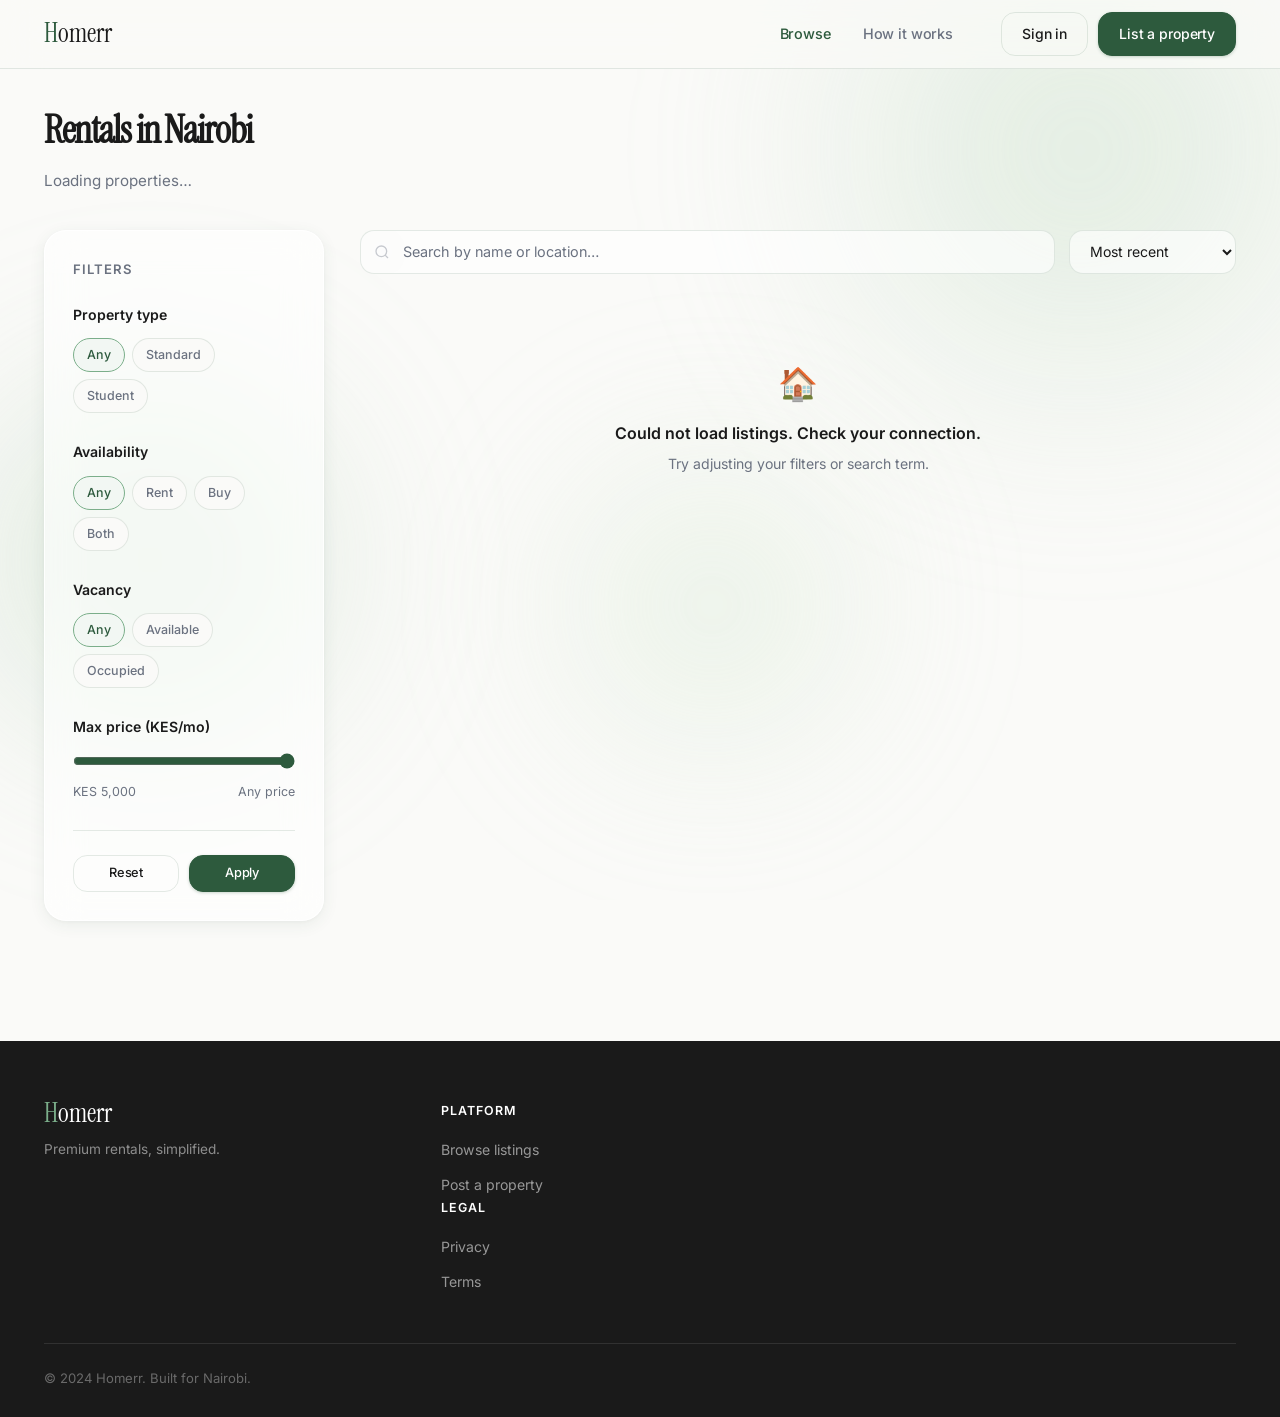
<file: listings.html>
<!DOCTYPE html>
<html lang="en">
<head>
  <meta charset="UTF-8" />
  <meta name="viewport" content="width=device-width, initial-scale=1.0" />
  <title>Browse Rentals — Homerr</title>
  <link rel="preconnect" href="https://fonts.googleapis.com" />
  <link rel="preconnect" href="https://fonts.gstatic.com" crossorigin />
  <link href="https://fonts.googleapis.com/css2?family=Instrument+Serif:ital@0;1&family=Inter:wght@300;400;500;600&display=swap" rel="stylesheet" />
  <link rel="stylesheet" href="static/css/main.css" />
</head>
<body>

<div class="mesh-bg" aria-hidden="true">
  <div class="mesh-orb mesh-orb--1"></div>
  <div class="mesh-orb mesh-orb--2"></div>
  <div class="mesh-orb mesh-orb--3"></div>
</div>

<nav class="nav glass-nav">
  <div class="nav__inner">
    <a href="index.html" class="nav__logo">
      <span class="nav__logo-mark">H</span><span class="nav__logo-text">omerr</span>
    </a>
    <ul class="nav__links">
      <li><a href="listings.html" class="nav__link" style="color:var(--color-sage-deep);">Browse</a></li>
      <li><a href="index.html#features" class="nav__link">How it works</a></li>
    </ul>
    <div class="nav__actions">
      <a href="login.html" class="btn btn--ghost">Sign in</a>
      <a href="register.html" class="btn btn--primary">List a property</a>
    </div>
  </div>
</nav>

<main>
  <div class="listings-page">
    <div class="container">

      <div class="listings-page__header reveal">
        <h1 class="listings-page__title">Rentals in Nairobi</h1>
        <p class="listings-page__sub" id="listings-count-header">Loading properties…</p>
      </div>

      <div class="listings-layout">

        <!-- FILTERS SIDEBAR -->
        <aside class="filters-sidebar reveal">
          <div class="filters-title">Filters</div>

          <div class="filter-group">
            <span class="filter-group__label">Property type</span>
            <div class="filter-chips" id="filter-type">
              <button class="filter-chip active" data-value="">Any</button>
              <button class="filter-chip" data-value="false">Standard</button>
              <button class="filter-chip" data-value="true">Student</button>
            </div>
          </div>

          <div class="filter-group">
            <span class="filter-group__label">Availability</span>
            <div class="filter-chips" id="filter-availability">
              <button class="filter-chip active" data-value="">Any</button>
              <button class="filter-chip" data-value="rent">Rent</button>
              <button class="filter-chip" data-value="buy">Buy</button>
              <button class="filter-chip" data-value="both">Both</button>
            </div>
          </div>

          <div class="filter-group">
            <span class="filter-group__label">Vacancy</span>
            <div class="filter-chips" id="filter-vacancy">
              <button class="filter-chip active" data-value="">Any</button>
              <button class="filter-chip" data-value="vacant">Available</button>
              <button class="filter-chip" data-value="occupied">Occupied</button>
            </div>
          </div>

          <div class="filter-group">
            <span class="filter-group__label">Max price (KES/mo)</span>
            <input type="range" class="range-input" id="max-price"
              min="5000" max="500000" step="5000" value="500000" />
            <div class="filter-range-labels">
              <span>KES 5,000</span>
              <span id="max-price-display">Any price</span>
            </div>
          </div>

          <div style="margin-top:28px;padding-top:24px;border-top:1px solid var(--color-border);display:flex;gap:10px;">
            <button class="btn btn--ghost btn--sm" id="filter-reset" style="flex:1;">Reset</button>
            <button class="btn btn--primary btn--sm" id="filter-apply" style="flex:1;">Apply</button>
          </div>
        </aside>

        <!-- LISTINGS MAIN -->
        <div>
          <div class="listings-toolbar reveal">
            <div class="search-input-wrap">
              <svg width="16" height="16" viewBox="0 0 24 24" fill="none" stroke="currentColor" stroke-width="2">
                <circle cx="11" cy="11" r="8"/><path d="m21 21-4.35-4.35"/>
              </svg>
              <input type="text" class="search-input" id="listings-search"
                placeholder="Search by name or location…" />
            </div>
            <select class="sort-select" id="sort-select">
              <option value="newest">Most recent</option>
              <option value="price_asc">Price: low to high</option>
              <option value="price_desc">Price: high to low</option>
            </select>
          </div>

          <p class="listings-count reveal" id="listings-count"></p>

          <!-- Grid — skeletons shown immediately, replaced by real cards -->
          <div class="listings-grid" id="listings-grid"></div>

          <div id="listings-error" style="display:none;text-align:center;padding:60px 20px;">
            <div style="font-size:2rem;margin-bottom:12px;">🏠</div>
            <div style="font-weight:600;color:var(--color-foreground);margin-bottom:6px;">No properties found</div>
            <div style="font-size:0.88rem;color:var(--color-muted);">Try adjusting your filters or search term.</div>
          </div>

          <!-- Pagination -->
          <div id="pagination" style="display:flex;justify-content:center;gap:8px;margin-top:48px;"></div>
        </div>

      </div>
    </div>
  </div>
</main>

<footer class="footer">
  <div class="container">
    <div class="footer__inner">
      <div class="footer__brand">
        <span class="nav__logo-mark">H</span><span class="nav__logo-text">omerr</span>
        <p class="footer__tagline">Premium rentals, simplified.</p>
      </div>
      <div class="footer__links">
        <div class="footer__col"><h4>Platform</h4><ul><li><a href="listings.html">Browse listings</a></li><li><a href="register.html">Post a property</a></li></ul></div>
        <div class="footer__col"><h4>Legal</h4><ul><li><a href="privacy.html">Privacy</a></li><li><a href="terms.html">Terms</a></li></ul></div>
      </div>
    </div>
    <div class="footer__bottom"><p>&copy; 2024 Homerr. Built for Nairobi.</p></div>
  </div>
</footer>

<script src="static/js/api.js?v=3"></script>
<script src="static/js/main.js"></script>
<script>
(() => {
  initNav();

  // --- State ---
  let allListings  = [];
  let filtered     = [];
  const PAGE_SIZE  = 9;
  let currentPage  = 1;

  const grid       = document.getElementById('listings-grid');
  const errEl      = document.getElementById('listings-error');
  const countEl    = document.getElementById('listings-count');
  const headerCount= document.getElementById('listings-count-header');
  const searchEl   = document.getElementById('listings-search');
  const sortEl     = document.getElementById('sort-select');
  const priceRange = document.getElementById('max-price');
  const priceDisplay = document.getElementById('max-price-display');

  // Read URL params on load
  const params = new URLSearchParams(window.location.search);
  if (params.get('q')) searchEl.value = params.get('q');

  // --- Load all listings ---
  async function loadListings() {
    renderSkeletons(grid, 6);
    try {
      allListings = await API.getListings();
      applyFilters();
    } catch (err) {
      grid.innerHTML = '';
      errEl.style.display = 'block';
      errEl.querySelector('div:nth-child(2)').textContent = 'Could not load listings. Check your connection.';
    }
  }

  // --- Filter + sort in-browser (avoids N API calls per filter click) ---
  function applyFilters() {
    const search    = searchEl.value.trim().toLowerCase();
    const maxPrice  = parseInt(priceRange.value);
    const typeVal   = document.querySelector('#filter-type .filter-chip.active')?.dataset.value;
    const availVal  = document.querySelector('#filter-availability .filter-chip.active')?.dataset.value;
    const vacancyVal= document.querySelector('#filter-vacancy .filter-chip.active')?.dataset.value;

    filtered = allListings.filter(p => {
      if (search && !p.name.toLowerCase().includes(search) && !p.location.toLowerCase().includes(search)) return false;
      if (maxPrice < 500000 && p.price > maxPrice) return false;
      if (typeVal !== '' && typeVal !== undefined && String(p.is_student_accommodation) !== typeVal) return false;
      if (availVal && p.availability_option !== availVal) return false;
      if (vacancyVal && p.vacancy_status !== vacancyVal) return false;
      return true;
    });

    // Sort
    const sort = sortEl.value;
    if (sort === 'price_asc')  filtered.sort((a,b) => a.price - b.price);
    if (sort === 'price_desc') filtered.sort((a,b) => b.price - a.price);
    // newest = default API order

    currentPage = 1;
    render();
  }

  // --- Render current page ---
  function render() {
    const total  = filtered.length;
    const start  = (currentPage - 1) * PAGE_SIZE;
    const page   = filtered.slice(start, start + PAGE_SIZE);

    headerCount.textContent = `${total} verified properties available`;
    countEl.textContent     = `Showing ${Math.min(start + 1, total)}–${Math.min(start + PAGE_SIZE, total)} of ${total} properties`;

    errEl.style.display = total === 0 ? 'block' : 'none';
    grid.innerHTML = total === 0 ? '' : page.map(renderPropertyCard).join('');
    initReveal();
    renderPagination(total);
  }

  // --- Pagination ---
  function renderPagination(total) {
    const pages = Math.ceil(total / PAGE_SIZE);
    const el = document.getElementById('pagination');
    if (pages <= 1) { el.innerHTML = ''; return; }

    let html = `<button class="btn btn--ghost btn--sm" ${currentPage === 1 ? 'disabled' : ''} data-page="${currentPage - 1}">Previous</button>`;
    for (let i = 1; i <= pages; i++) {
      html += `<button class="btn ${i === currentPage ? 'btn--primary' : 'btn--ghost'} btn--sm" data-page="${i}">${i}</button>`;
    }
    html += `<button class="btn btn--ghost btn--sm" ${currentPage === pages ? 'disabled' : ''} data-page="${currentPage + 1}">Next</button>`;
    el.innerHTML = html;

    el.querySelectorAll('[data-page]').forEach(btn => {
      btn.addEventListener('click', () => {
        currentPage = parseInt(btn.dataset.page);
        render();
        window.scrollTo({ top: 0, behavior: 'smooth' });
      });
    });
  }

  // --- Price range display ---
  priceRange.addEventListener('input', () => {
    const val = parseInt(priceRange.value);
    priceDisplay.textContent = val >= 500000 ? 'Any price' : `KES ${val.toLocaleString()}`;
  });

  // --- Filter chip toggle (single-select per group) ---
  document.querySelectorAll('.filter-chips').forEach(group => {
    group.querySelectorAll('.filter-chip').forEach(chip => {
      chip.addEventListener('click', () => {
        group.querySelectorAll('.filter-chip').forEach(c => c.classList.remove('active'));
        chip.classList.add('active');
      });
    });
  });

  // --- Apply / Reset ---
  document.getElementById('filter-apply').addEventListener('click', applyFilters);

  document.getElementById('filter-reset').addEventListener('click', () => {
    searchEl.value = '';
    priceRange.value = 500000;
    priceDisplay.textContent = 'Any price';
    document.querySelectorAll('.filter-chips').forEach(group => {
      group.querySelectorAll('.filter-chip').forEach((chip, i) => {
        chip.classList.toggle('active', i === 0);
      });
    });
    applyFilters();
  });

  // --- Live search ---
  let searchTimer;
  searchEl.addEventListener('input', () => {
    clearTimeout(searchTimer);
    searchTimer = setTimeout(applyFilters, 300);
  });

  // --- Sort change ---
  sortEl.addEventListener('change', applyFilters);

  // --- Boot ---
  loadListings();
})();
</script>
</body>
</html>
</file>
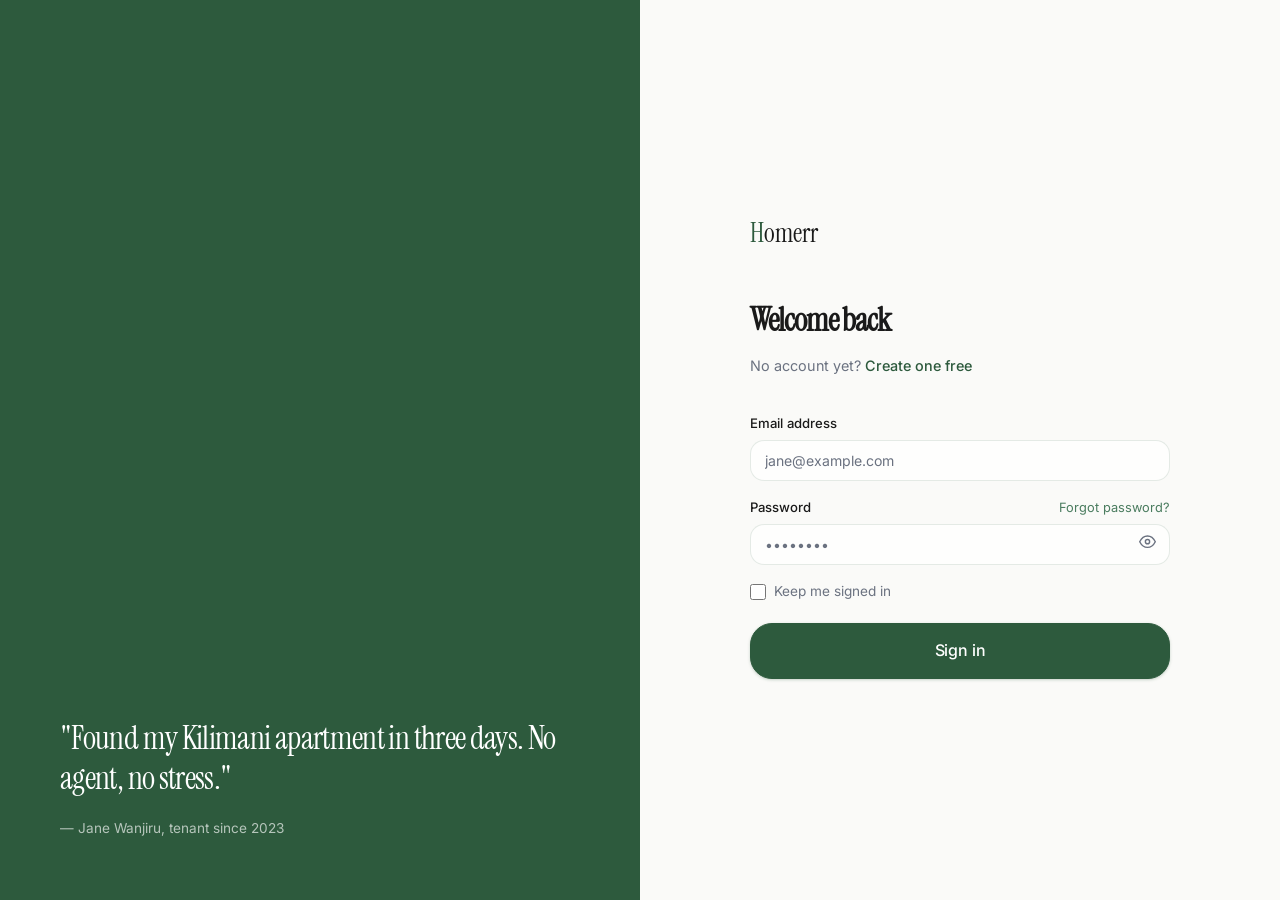
<file: login.html>
<!DOCTYPE html>
<html lang="en">
<head>
  <meta charset="UTF-8" />
  <meta name="viewport" content="width=device-width, initial-scale=1.0" />
  <title>Sign in — Homerr</title>
  <link rel="preconnect" href="https://fonts.googleapis.com" />
  <link rel="preconnect" href="https://fonts.gstatic.com" crossorigin />
  <link href="https://fonts.googleapis.com/css2?family=Instrument+Serif:ital@0;1&family=Inter:wght@300;400;500;600&display=swap" rel="stylesheet" />
  <link rel="stylesheet" href="static/css/main.css" />
</head>
<body>

<div class="mesh-bg" aria-hidden="true">
  <div class="mesh-orb mesh-orb--1"></div>
  <div class="mesh-orb mesh-orb--2"></div>
  <div class="mesh-orb mesh-orb--3"></div>
</div>

<div class="auth-page">

  <!-- Visual side -->
  <div class="auth-visual">
    <div class="auth-visual__content">
      <div class="auth-visual__quote">
        "Found my Kilimani apartment in three days. No agent, no stress."
      </div>
      <div class="auth-visual__author">— Jane Wanjiru, tenant since 2023</div>
    </div>
  </div>

  <!-- Form side -->
  <div class="auth-form-side">
    <div class="auth-form-inner">

      <div class="auth-logo">
        <a href="index.html" style="display:flex;align-items:baseline;">
          <span class="nav__logo-mark">H</span><span class="nav__logo-text">omerr</span>
        </a>
      </div>

      <h1 class="auth-title">Welcome back</h1>
      <p class="auth-sub">
        No account yet? <a href="register.html">Create one free</a>
      </p>

      <form id="login-form" novalidate>

        <div class="form-field">
          <label for="email">Email address</label>
          <input class="form-input" id="email" type="email"
            placeholder="jane@example.com" autocomplete="email" required />
        </div>

        <div class="form-field">
          <label for="password" style="display:flex;justify-content:space-between;align-items:center;">
            Password
            <a href="#" id="forgot-link" style="font-size:0.8rem;color:var(--color-sage-mid);font-weight:400;">Forgot password?</a>
          </label>
          <div style="position:relative;">
            <input class="form-input" id="password" type="password"
              placeholder="••••••••" autocomplete="current-password" required style="padding-right:44px;" />
            <button type="button" id="toggle-pw" aria-label="Show password"
              style="position:absolute;right:14px;top:50%;transform:translateY(-50%);color:var(--color-muted);cursor:pointer;background:none;border:none;padding:0;">
              <svg width="17" height="17" viewBox="0 0 24 24" fill="none" stroke="currentColor" stroke-width="2">
                <path d="M1 12s4-8 11-8 11 8 11 8-4 8-11 8-11-8-11-8z"/><circle cx="12" cy="12" r="3"/>
              </svg>
            </button>
          </div>
        </div>

        <div style="display:flex;align-items:center;gap:8px;margin-bottom:4px;">
          <input type="checkbox" id="remember" style="accent-color:var(--color-sage-deep);width:16px;height:16px;" />
          <label for="remember" style="font-size:0.85rem;color:var(--color-muted);cursor:pointer;">Keep me signed in</label>
        </div>

        <button type="submit" class="btn btn--primary btn--lg" id="login-btn"
          style="width:100%;justify-content:center;margin-top:16px;">
          Sign in
        </button>

        <div id="login-feedback"></div>

      </form>

      <!-- Forgot password panel (hidden by default) -->
      <div id="forgot-panel" style="display:none;margin-top:24px;padding:20px;background:var(--color-sage-ghost);border:1px solid var(--color-sage-tint);border-radius:var(--radius-md);">
        <div style="font-size:0.88rem;font-weight:600;color:var(--color-foreground);margin-bottom:10px;">Reset your password</div>
        <div class="form-field" style="margin-bottom:12px;">
          <input class="form-input" id="reset-email" type="email" placeholder="Your email address" />
        </div>
        <button class="btn btn--primary btn--sm" id="reset-btn" style="width:100%;justify-content:center;">Send reset link</button>
        <div id="reset-feedback"></div>
      </div>

    </div>
  </div>
</div>

<script src="static/js/api.js?v=3"></script>
<script>
(() => {
  // Redirect if already logged in
  redirectIfLoggedIn('index.html');

  const form        = document.getElementById('login-form');
  const loginBtn    = document.getElementById('login-btn');
  const feedbackEl  = document.getElementById('login-feedback');
  const forgotLink  = document.getElementById('forgot-link');
  const forgotPanel = document.getElementById('forgot-panel');
  const resetBtn    = document.getElementById('reset-btn');
  const resetFeedback = document.getElementById('reset-feedback');

  // Password toggle
  document.getElementById('toggle-pw').addEventListener('click', () => {
    const pw = document.getElementById('password');
    pw.type  = pw.type === 'password' ? 'text' : 'password';
  });

  // Forgot password toggle
  forgotLink.addEventListener('click', (e) => {
    e.preventDefault();
    forgotPanel.style.display = forgotPanel.style.display === 'none' ? 'block' : 'none';
    document.getElementById('reset-email').value = document.getElementById('email').value;
  });

  // Password reset request
  resetBtn.addEventListener('click', async () => {
    const email = document.getElementById('reset-email').value.trim();
    if (!email) { showError(resetFeedback, 'Enter your email address.'); return; }
    setLoading(resetBtn, true, 'Send reset link');
    try {
      const res = await API.requestPasswordReset(email);
      showSuccess(resetFeedback, res.message || 'Reset link sent. Check your inbox.');
    } catch (err) {
      showError(resetFeedback, err.message);
    } finally {
      setLoading(resetBtn, false, 'Send reset link');
    }
  });

  // Login submit
  form.addEventListener('submit', async (e) => {
    e.preventDefault();
    feedbackEl.innerHTML = '';

    const email    = document.getElementById('email').value.trim();
    const password = document.getElementById('password').value;

    if (!email || !password) {
      showError(feedbackEl, 'Please fill in both fields.');
      return;
    }

    setLoading(loginBtn, true, 'Sign in');
    try {
      const res = await API.login(email, password);
      Auth.setSession(res.access_token, res.user);

      // Role-based redirect
      const role = res.user?.role;
      if (role === 'admin')    window.location.href = 'landlord-dashboard.html';
      else if (role === 'landlord') window.location.href = 'landlord-dashboard.html';
      else if (role === 'service_provider') window.location.href = 'provider-dashboard.html';
      else window.location.href = 'listings.html';

    } catch (err) {
      setLoading(loginBtn, false, 'Sign in');
      const msg = err.message.includes('not verified')
        ? 'Please verify your email before signing in. Check your inbox.'
        : err.message || 'Invalid email or password.';
      showError(feedbackEl, msg);
    }
  });
})();
</script>
</body>
</html>
</file>
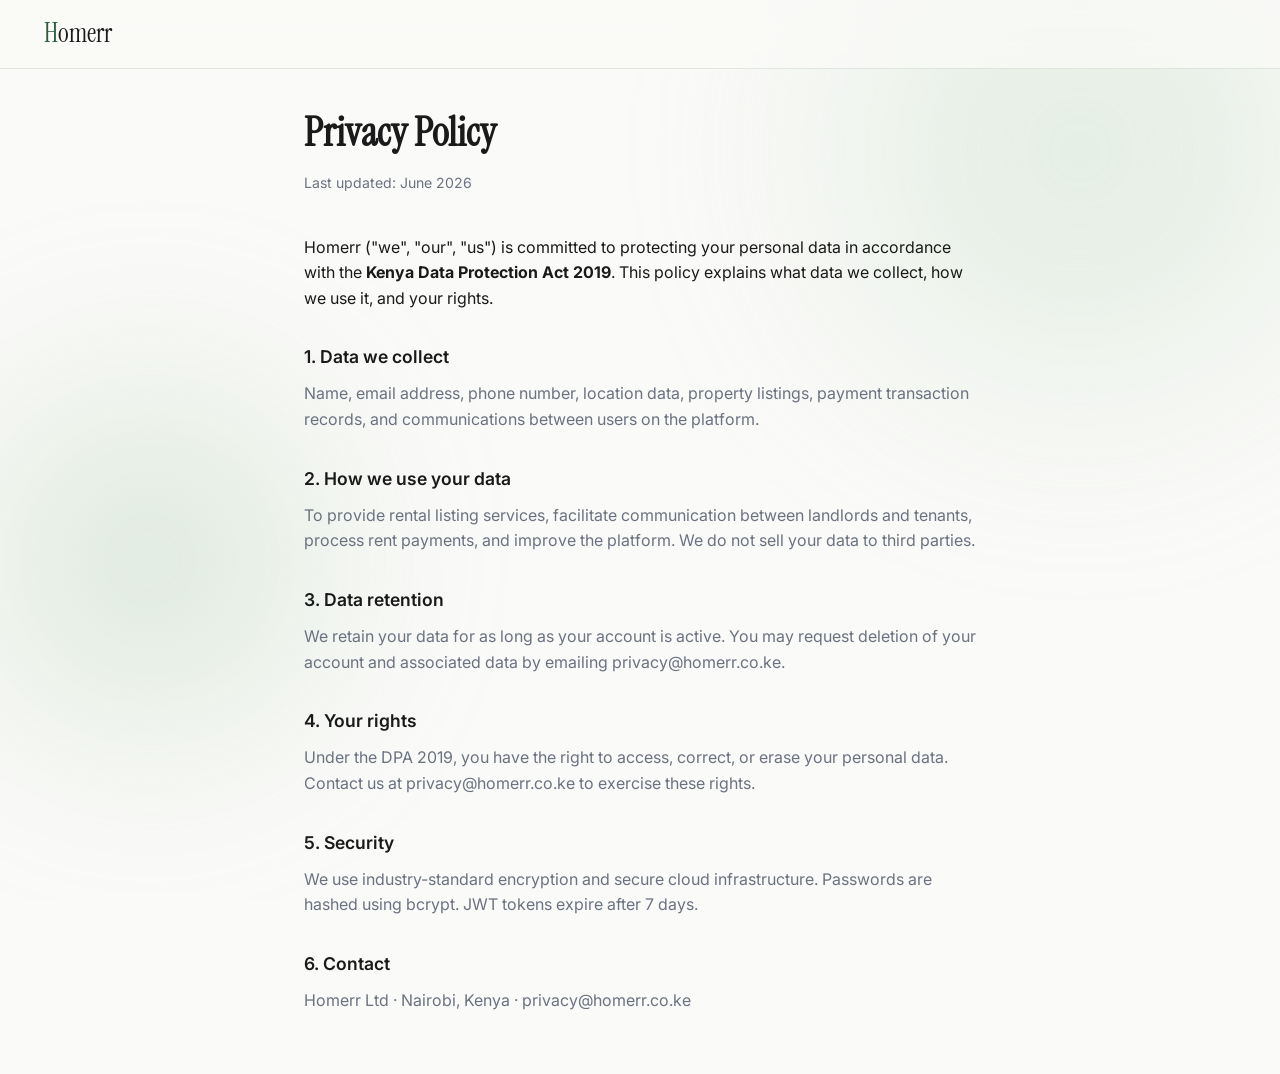
<file: privacy.html>
<!DOCTYPE html>
<html lang="en">
<head>
  <meta charset="UTF-8" />
  <meta name="viewport" content="width=device-width, initial-scale=1.0" />
  <title>Privacy Policy — Homerr</title>
  <link rel="preconnect" href="https://fonts.googleapis.com" />
  <link href="https://fonts.googleapis.com/css2?family=Instrument+Serif:ital@0;1&family=Inter:wght@300;400;500;600&display=swap" rel="stylesheet" />
  <link rel="stylesheet" href="static/css/main.css" />
</head>
<body>
<div class="mesh-bg" aria-hidden="true">
  <div class="mesh-orb mesh-orb--1"></div>
  <div class="mesh-orb mesh-orb--2"></div>
</div>
<nav class="nav glass-nav">
  <div class="nav__inner">
    <a href="index.html" class="nav__logo"><span class="nav__logo-mark">H</span><span class="nav__logo-text">omerr</span></a>
  </div>
</nav>
<div style="max-width:720px;margin:0 auto;padding:100px 24px 60px;">
  <h1 style="font-family:'Instrument Serif',serif;font-size:2.5rem;margin-bottom:8px;">Privacy Policy</h1>
  <p style="color:var(--color-muted);font-size:0.88rem;margin-bottom:40px;">Last updated: June 2026</p>

  <p style="margin-bottom:20px;">Homerr ("we", "our", "us") is committed to protecting your personal data in accordance with the <strong>Kenya Data Protection Act 2019</strong>. This policy explains what data we collect, how we use it, and your rights.</p>

  <h2 style="font-size:1.1rem;font-weight:600;margin-bottom:10px;margin-top:32px;">1. Data we collect</h2>
  <p style="color:var(--color-muted);margin-bottom:16px;">Name, email address, phone number, location data, property listings, payment transaction records, and communications between users on the platform.</p>

  <h2 style="font-size:1.1rem;font-weight:600;margin-bottom:10px;margin-top:32px;">2. How we use your data</h2>
  <p style="color:var(--color-muted);margin-bottom:16px;">To provide rental listing services, facilitate communication between landlords and tenants, process rent payments, and improve the platform. We do not sell your data to third parties.</p>

  <h2 style="font-size:1.1rem;font-weight:600;margin-bottom:10px;margin-top:32px;">3. Data retention</h2>
  <p style="color:var(--color-muted);margin-bottom:16px;">We retain your data for as long as your account is active. You may request deletion of your account and associated data by emailing <a href="mailto:privacy@homerr.co.ke">privacy@homerr.co.ke</a>.</p>

  <h2 style="font-size:1.1rem;font-weight:600;margin-bottom:10px;margin-top:32px;">4. Your rights</h2>
  <p style="color:var(--color-muted);margin-bottom:16px;">Under the DPA 2019, you have the right to access, correct, or erase your personal data. Contact us at <a href="mailto:privacy@homerr.co.ke">privacy@homerr.co.ke</a> to exercise these rights.</p>

  <h2 style="font-size:1.1rem;font-weight:600;margin-bottom:10px;margin-top:32px;">5. Security</h2>
  <p style="color:var(--color-muted);margin-bottom:16px;">We use industry-standard encryption and secure cloud infrastructure. Passwords are hashed using bcrypt. JWT tokens expire after 7 days.</p>

  <h2 style="font-size:1.1rem;font-weight:600;margin-bottom:10px;margin-top:32px;">6. Contact</h2>
  <p style="color:var(--color-muted);">Homerr Ltd · Nairobi, Kenya · <a href="mailto:privacy@homerr.co.ke">privacy@homerr.co.ke</a></p>
</div>
</body>
</html>
</file>
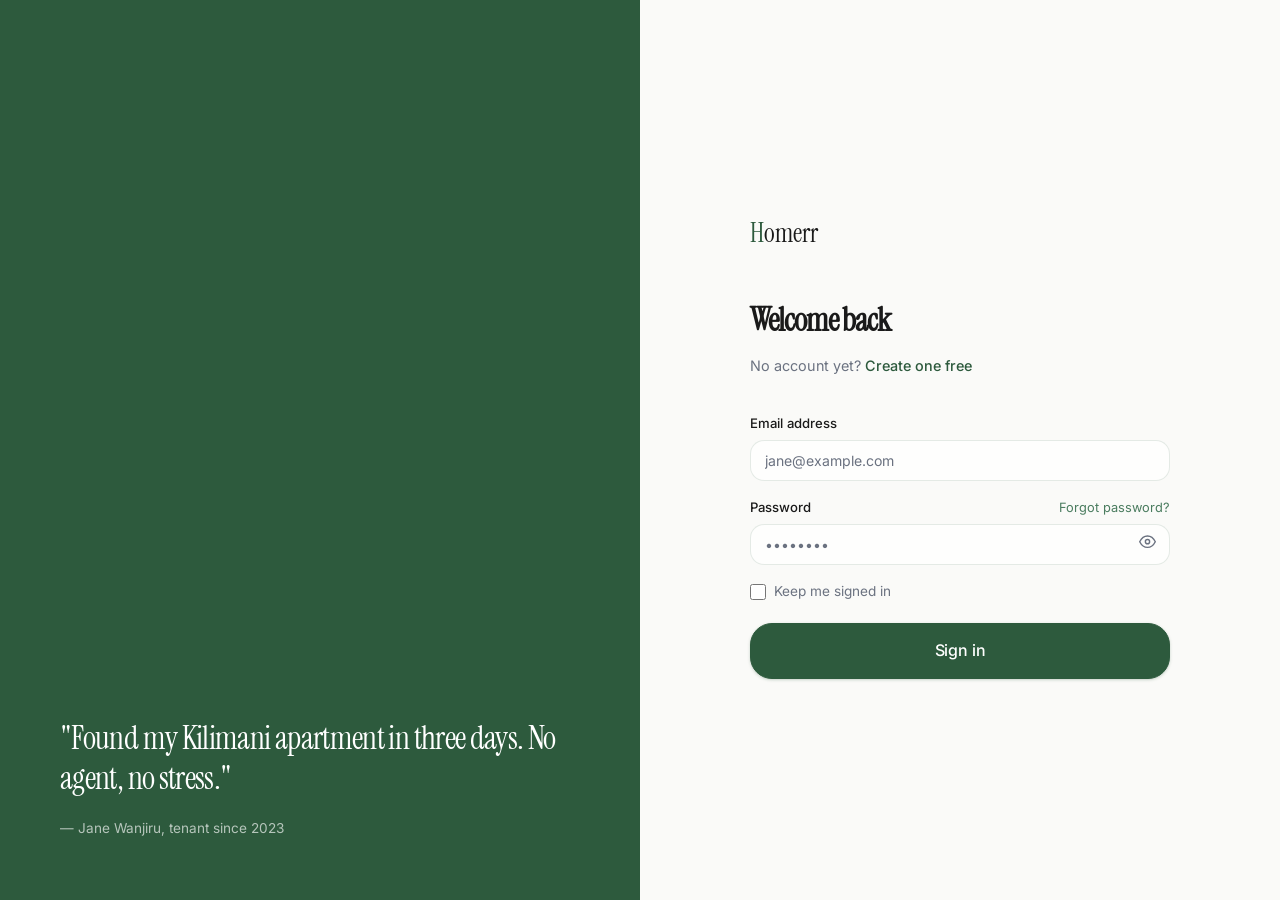
<file: provider-dashboard.html>
<!DOCTYPE html>
<html lang="en">
<head>
  <meta charset="UTF-8" />
  <meta name="viewport" content="width=device-width, initial-scale=1.0" />
  <title>Provider Dashboard — HomerrFix</title>
  <link rel="preconnect" href="https://fonts.googleapis.com" />
  <link rel="preconnect" href="https://fonts.gstatic.com" crossorigin />
  <link href="https://fonts.googleapis.com/css2?family=Instrument+Serif:ital@0;1&family=Inter:wght@300;400;500;600&display=swap" rel="stylesheet" />
  <link rel="stylesheet" href="static/css/main.css" />
  <style>
    .dash { display:flex; min-height:100vh; padding-top:72px; }
    .dash__sidebar { width:240px; flex-shrink:0; padding:32px 20px; border-right:1px solid var(--color-border); position:sticky; top:72px; height:calc(100vh - 72px); overflow-y:auto; }
    .dash__main { flex:1; padding:40px 48px; }
    .dash__greeting { font-family:'Instrument Serif',serif; font-size:2rem; margin-bottom:4px; }
    .dash__sub { color:var(--color-muted); font-size:0.9rem; margin-bottom:40px; }
    .nav-item { display:flex; align-items:center; gap:10px; padding:10px 14px; border-radius:10px; font-size:0.88rem; font-weight:500; color:var(--color-muted); cursor:pointer; margin-bottom:4px; transition:background 0.15s, color 0.15s; border:none; background:none; width:100%; text-align:left; }
    .nav-item:hover { background:var(--color-sage-ghost); color:var(--color-foreground); }
    .nav-item.active { background:var(--color-sage-ghost); color:var(--color-sage-deep); }
    .section { display:none; }
    .section.active { display:block; }
    .stat-grid { display:grid; grid-template-columns:repeat(3,1fr); gap:16px; margin-bottom:40px; }
    .stat-card { background:rgba(255,255,255,0.6); backdrop-filter:blur(12px); border:1px solid var(--color-border); border-radius:16px; padding:24px; }
    .stat-card__value { font-size:2rem; font-weight:600; color:var(--color-sage-deep); margin-bottom:4px; }
    .stat-card__label { font-size:0.82rem; color:var(--color-muted); }
    .job-card { background:rgba(255,255,255,0.6); backdrop-filter:blur(12px); border:1px solid var(--color-border); border-radius:16px; padding:20px 24px; margin-bottom:12px; }
    .job-card__header { display:flex; align-items:center; justify-content:space-between; margin-bottom:8px; }
    .job-card__category { font-weight:600; font-size:0.95rem; }
    .badge { display:inline-block; padding:3px 12px; border-radius:20px; font-size:0.75rem; font-weight:500; }
    .badge--open { background:#DBEAFE; color:#1E40AF; }
    .badge--accepted { background:#DCFCE7; color:#166534; }
    .badge--urgent { background:#FEF9C3; color:#854D0E; }
    .badge--emergency { background:#FEE2E2; color:#991B1B; }
    .badge--completed { background:#F3F4F6; color:#374151; }
    .job-card__desc { font-size:0.88rem; color:var(--color-muted); margin-bottom:10px; }
    .job-card__meta { font-size:0.78rem; color:var(--color-muted); display:flex; gap:16px; flex-wrap:wrap; margin-bottom:12px; }
    .job-card__actions { display:flex; gap:8px; }
    .section-title { font-weight:600; font-size:1.1rem; margin-bottom:20px; }
    .empty { text-align:center; padding:48px 20px; color:var(--color-muted); }
    .empty__icon { font-size:2.5rem; margin-bottom:12px; }
    .profile-form { background:rgba(255,255,255,0.6); backdrop-filter:blur(12px); border:1px solid var(--color-border); border-radius:16px; padding:28px; }
    .form-field { margin-bottom:16px; }
    .form-field label { display:block; font-size:0.83rem; font-weight:500; margin-bottom:6px; }
    .form-input { width:100%; padding:10px 14px; border:1px solid var(--color-border); border-radius:10px; font-size:0.88rem; font-family:inherit; outline:none; box-sizing:border-box; }
    .form-input:focus { border-color:var(--color-sage-mid); }
    .sk-card { height:100px; border-radius:16px; }
    @media(max-width:768px) { .dash{flex-direction:column;} .dash__sidebar{width:100%;height:auto;position:relative;top:0;border-right:none;border-bottom:1px solid var(--color-border);padding:16px;display:flex;gap:8px;overflow-x:auto;} .dash__main{padding:24px 16px;} .stat-grid{grid-template-columns:repeat(2,1fr);} }
  </style>
</head>
<body>
<div class="mesh-bg" aria-hidden="true">
  <div class="mesh-orb mesh-orb--1"></div>
  <div class="mesh-orb mesh-orb--2"></div>
  <div class="mesh-orb mesh-orb--3"></div>
</div>

<nav class="nav glass-nav">
  <div class="nav__inner">
    <a href="index.html" class="nav__logo">
      <span class="nav__logo-mark">H</span><span class="nav__logo-text">omerr</span>
      <span style="font-size:0.7rem;font-weight:600;letter-spacing:0.05em;color:var(--color-sage-mid);margin-left:6px;text-transform:uppercase;">Fix</span>
    </a>
    <div class="nav__actions" id="nav-actions"></div>
  </div>
</nav>

<div class="dash">
  <aside class="dash__sidebar">
    <button class="nav-item active" data-tab="overview">
      <svg width="16" height="16" viewBox="0 0 24 24" fill="none" stroke="currentColor" stroke-width="2"><rect x="3" y="3" width="7" height="7"/><rect x="14" y="3" width="7" height="7"/><rect x="3" y="14" width="7" height="7"/><rect x="14" y="14" width="7" height="7"/></svg>
      Overview
    </button>
    <button class="nav-item" data-tab="open">
      <svg width="16" height="16" viewBox="0 0 24 24" fill="none" stroke="currentColor" stroke-width="2"><circle cx="12" cy="12" r="10"/><polyline points="12 6 12 12 16 14"/></svg>
      Open Jobs
    </button>
    <button class="nav-item" data-tab="myjobs">
      <svg width="16" height="16" viewBox="0 0 24 24" fill="none" stroke="currentColor" stroke-width="2"><path d="M14 2H6a2 2 0 0 0-2 2v16a2 2 0 0 0 2 2h12a2 2 0 0 0 2-2V8z"/><polyline points="14 2 14 8 20 8"/></svg>
      My Jobs
    </button>
    <button class="nav-item" data-tab="profile">
      <svg width="16" height="16" viewBox="0 0 24 24" fill="none" stroke="currentColor" stroke-width="2"><path d="M20 21v-2a4 4 0 0 0-4-4H8a4 4 0 0 0-4 4v2"/><circle cx="12" cy="7" r="4"/></svg>
      My Profile
    </button>
    <div style="padding-top:32px;border-top:1px solid var(--color-border);margin-top:32px;">
      <button class="nav-item" id="logout-btn">
        <svg width="16" height="16" viewBox="0 0 24 24" fill="none" stroke="currentColor" stroke-width="2"><path d="M9 21H5a2 2 0 0 1-2-2V5a2 2 0 0 1 2-2h4"/><polyline points="16 17 21 12 16 7"/><line x1="21" y1="12" x2="9" y2="12"/></svg>
        Sign out
      </button>
    </div>
  </aside>

  <main class="dash__main">
    <div id="greeting" class="dash__greeting">Welcome back</div>
    <p class="dash__sub">Manage your HomerrFix jobs and profile.</p>

    <!-- OVERVIEW -->
    <div class="section active" id="tab-overview">
      <div class="card" id="online-toggle-card" style="display:flex;align-items:center;justify-content:space-between;margin-bottom:20px;padding:16px 20px;">
        <div>
          <div style="font-weight:600;font-size:0.92rem;" id="online-status-label">You're offline</div>
          <div style="font-size:0.78rem;color:var(--color-muted);margin-top:2px;">Go online to appear in distance-matched job requests</div>
        </div>
        <label style="position:relative;display:inline-block;width:48px;height:26px;flex-shrink:0;">
          <input type="checkbox" id="online-toggle" style="opacity:0;width:0;height:0;">
          <span id="online-toggle-track" style="position:absolute;cursor:pointer;inset:0;background:#D1D5DB;border-radius:26px;transition:0.2s;"></span>
          <span id="online-toggle-knob" style="position:absolute;height:20px;width:20px;left:3px;bottom:3px;background:white;border-radius:50%;transition:0.2s;box-shadow:0 1px 3px rgba(0,0,0,0.2);"></span>
        </label>
      </div>
      <div class="stat-grid">
        <div class="stat-card">
          <div class="stat-card__value" id="stat-open">—</div>
          <div class="stat-card__label">Open jobs available</div>
        </div>
        <div class="stat-card">
          <div class="stat-card__value" id="stat-active">—</div>
          <div class="stat-card__label">Your active jobs</div>
        </div>
        <div class="stat-card">
          <div class="stat-card__value" id="stat-done">—</div>
          <div class="stat-card__label">Completed</div>
        </div>
      </div>
      <div class="section-title">Recent open jobs</div>
      <div id="overview-jobs">
        <div class="skeleton sk-card"></div>
        <div class="skeleton sk-card"></div>
      </div>
    </div>

    <!-- OPEN JOBS -->
    <div class="section" id="tab-open">
      <div class="section-title">Open job requests</div>
      <div id="open-jobs-list">
        <div class="skeleton sk-card"></div>
        <div class="skeleton sk-card"></div>
        <div class="skeleton sk-card"></div>
      </div>
    </div>

    <!-- MY JOBS -->
    <div class="section" id="tab-myjobs">
      <div class="section-title">Jobs you've accepted</div>
      <div id="my-jobs-list">
        <div class="skeleton sk-card"></div>
        <div class="skeleton sk-card"></div>
      </div>
    </div>

    <!-- PROFILE -->
    <div class="section" id="tab-profile">
      <div class="section-title">Your provider profile</div>
      <div class="profile-form">
        <div class="form-field">
          <label>Business name</label>
          <input class="form-input" id="p-business" placeholder="e.g. Kamau Plumbing Services" />
        </div>
        <div class="form-field">
          <label>Primary category</label>
          <select class="form-input" id="p-category">
            <option value="">Select category</option>
            <option value="plumbing">Plumbing</option>
            <option value="electrical">Electrical</option>
            <option value="fumigation">Fumigation</option>
            <option value="cleaning">Cleaning</option>
            <option value="painting">Painting</option>
            <option value="carpentry">Carpentry</option>
            <option value="appliance_repair">Appliance Repair</option>
            <option value="security">Security</option>
            <option value="other">Other</option>
          </select>
        </div>
        <div class="form-field">
          <label>Phone number</label>
          <input class="form-input" id="p-phone" type="tel" placeholder="+254 7XX XXX XXX" />
        </div>
        <div class="form-field">
          <label>Bio <span style="font-weight:400;color:var(--color-muted);">(tell tenants about your experience)</span></label>
          <textarea class="form-input" id="p-bio" rows="3" placeholder="e.g. 8 years experience in residential plumbing across Nairobi. Licensed and insured."></textarea>
        </div>
        <button class="btn btn--primary" id="save-profile">Save profile</button>
        <div id="profile-feedback" style="margin-top:10px;"></div>
      </div>
    </div>
  </main>
</div>

<script src="static/js/api.js?v=3"></script>
<script>
(() => {
  if (!requireRole('service_provider', 'login.html')) return;

  const user = Auth.getUser();
  document.getElementById('greeting').textContent = `Welcome back, ${user?.name?.split(' ')[0] || 'there'}`;

  document.getElementById('nav-actions').innerHTML = `<button class="btn btn--primary" id="nav-logout">Sign out</button>`;
  document.getElementById('nav-logout').addEventListener('click', () => { Auth.clearSession(); window.location.href = 'index.html'; });
  document.getElementById('logout-btn').addEventListener('click', () => { Auth.clearSession(); window.location.href = 'index.html'; });

  document.querySelectorAll('.nav-item[data-tab]').forEach(btn => {
    btn.addEventListener('click', () => {
      document.querySelectorAll('.nav-item').forEach(b => b.classList.remove('active'));
      document.querySelectorAll('.section').forEach(s => s.classList.remove('active'));
      btn.classList.add('active');
      document.getElementById(`tab-${btn.dataset.tab}`).classList.add('active');
    });
  });

  const categoryIcons = { plumbing:'🔧', electrical:'⚡', fumigation:'🦟', cleaning:'🧹', painting:'🎨', carpentry:'🪚', appliance_repair:'🏠', security:'🔒', other:'🛠️' };

  function urgencyBadge(u) {
    const map = { normal:'', urgent:'badge--urgent', emergency:'badge--emergency' };
    const label = { normal:'Normal', urgent:'⚡ Urgent', emergency:'🚨 Emergency' };
    return u === 'normal' ? '' : `<span class="badge ${map[u]}">${label[u]}</span>`;
  }

  function renderOpenJob(j, showAccept=true) {
    const distanceLine = (j.distance_km !== undefined && j.distance_km !== null)
      ? `<span style="color:var(--color-sage-deep);font-weight:600;">📍 ${j.distance_km} km away · ~${j.eta_minutes} min</span>`
      : '';
    return `
      <div class="job-card">
        <div class="job-card__header">
          <div class="job-card__category">${categoryIcons[j.category]||'🛠️'} ${j.category.replace(/_/g,' ')}</div>
          <div style="display:flex;gap:6px;align-items:center;">
            ${urgencyBadge(j.urgency)}
            <span class="badge badge--open">Open</span>
          </div>
        </div>
        <div class="job-card__desc">${j.description}</div>
        <div class="job-card__meta">
          <span>👤 ${j.tenant_name || 'Tenant'}</span>
          ${j.address ? `<span>📍 ${j.address}</span>` : ''}
          <span>🕐 ${new Date(j.created_at).toLocaleDateString('en-KE',{day:'numeric',month:'short'})}</span>
        </div>
        ${distanceLine ? `<div class="job-card__meta" style="margin-top:4px;">${distanceLine}</div>` : ''}
        ${showAccept ? `<div class="job-card__actions"><button class="btn btn--primary btn--sm" onclick="acceptJob(${j.id}, this)">Accept job</button></div>` : ''}
      </div>`;
  }

  function renderMyJob(j) {
    const statusMap = { accepted:'badge--accepted', en_route:'badge--urgent', completed:'badge--completed' };
    return `
      <div class="job-card">
        <div class="job-card__header">
          <div class="job-card__category">${categoryIcons[j.category]||'🛠️'} ${j.category.replace(/_/g,' ')}</div>
          <span class="badge ${statusMap[j.status]||'badge--accepted'}">${j.status.replace(/_/g,' ')}</span>
        </div>
        <div class="job-card__desc">${j.description}</div>
        <div class="job-card__meta">
          <span>👤 ${j.tenant_name || 'Tenant'}</span>
          ${j.address ? `<span>📍 ${j.address}</span>` : ''}
        </div>
        ${j.status !== 'completed' ? `
        <div class="job-card__actions">
          ${j.status === 'accepted' ? `<button class="btn btn--ghost btn--sm" onclick="updateStatus(${j.id},'en_route',this)">Mark en route</button>` : ''}
          ${j.status === 'en_route' ? `<button class="btn btn--ghost btn--sm" onclick="updateStatus(${j.id},'in_progress',this)">Mark arrived</button>` : ''}
          ${j.status === 'in_progress' ? `<button class="btn btn--primary btn--sm" onclick="updateStatus(${j.id},'completed',this)">Mark complete</button>` : ''}
        </div>` : ''}
      </div>`;
  }

  window.acceptJob = async function(id, btn) {
    btn.disabled = true;
    btn.textContent = 'Accepting…';
    try {
      await apiFetch(`/jobs/${id}/accept`, { method: 'POST' });
      await apiFetch(`/jobs/${id}/seen`, { method: 'PATCH' }).catch(() => {});
      btn.closest('.job-card').style.opacity = '0.5';
      btn.textContent = 'Accepted ✓';
      loadAll();
      updateLocationTracking();
    } catch(e) {
      btn.disabled = false;
      btn.textContent = 'Accept job';
      alert(e.message);
    }
  };

  window.updateStatus = async function(id, status, btn) {
    btn.disabled = true;
    try {
      await apiFetch(`/jobs/${id}/status`, { method: 'PATCH', body: JSON.stringify({ status }) });
      loadAll();
      updateLocationTracking();
    } catch(e) {
      btn.disabled = false;
      alert(e.message);
    }
  };

  // ── Live location tracking ──────────────────────────────────────────
  let watchId = null;
  let locationPushInterval = null;
  let lastKnownPosition = null;

  function pushLocation() {
    if (!lastKnownPosition) return;
    apiFetch('/providers/location', {
      method: 'PATCH',
      body: JSON.stringify({ lat: lastKnownPosition.lat, lng: lastKnownPosition.lng })
    }).catch(() => {});
  }

  function startLocationTracking() {
    if (watchId !== null) return;
    if (!('geolocation' in navigator)) return;
    watchId = navigator.geolocation.watchPosition(
      (pos) => {
        lastKnownPosition = { lat: pos.coords.latitude, lng: pos.coords.longitude };
      },
      (err) => { console.warn('Location error:', err.message); },
      { enableHighAccuracy: true, maximumAge: 5000, timeout: 10000 }
    );
    if (!locationPushInterval) {
      locationPushInterval = setInterval(pushLocation, 8000);
    }
  }

  function stopLocationTracking() {
    if (watchId !== null) {
      navigator.geolocation.clearWatch(watchId);
      watchId = null;
    }
    if (locationPushInterval) {
      clearInterval(locationPushInterval);
      locationPushInterval = null;
    }
  }

  async function updateLocationTracking() {
    try {
      const myJobs = await apiFetch('/jobs').catch(() => []);
      const hasActiveJob = (myJobs||[]).some(j =>
        ['accepted','en_route','in_progress'].includes(j.status)
      );
      if (hasActiveJob) startLocationTracking();
      else stopLocationTracking();
    } catch(e) {}
  }

  let knownOpenJobIds = new Set();
  let notifiedOnce = false;

  function playNotifySound() {
    try {
      const ctx = new (window.AudioContext || window.webkitAudioContext)();
      const o = ctx.createOscillator();
      const g = ctx.createGain();
      o.connect(g); g.connect(ctx.destination);
      o.frequency.value = 880;
      g.gain.setValueAtTime(0.15, ctx.currentTime);
      g.gain.exponentialRampToValueAtTime(0.001, ctx.currentTime + 0.4);
      o.start(); o.stop(ctx.currentTime + 0.4);
    } catch(e) {}
  }

  function showNewJobBanner(job) {
    const banner = document.createElement('div');
    banner.style.cssText = 'position:fixed;top:16px;left:50%;transform:translateX(-50%);z-index:1000;background:#1A1A1A;color:#fff;padding:14px 22px;border-radius:12px;font-size:0.86rem;box-shadow:0 8px 28px rgba(0,0,0,0.25);display:flex;align-items:center;gap:12px;cursor:pointer;';
    const urgencyTag = job.urgency === 'emergency' ? '🚨 Emergency' : job.urgency === 'urgent' ? '⚡ Urgent' : 'New';
    banner.innerHTML = `<span>${urgencyTag} job: <strong>${job.category.replace(/_/g,' ')}</strong></span><span style="opacity:0.7;font-size:0.78rem;">tap to view</span>`;
    banner.addEventListener('click', () => {
      document.querySelector('.nav-item[data-tab="open"]')?.click();
      banner.remove();
    });
    document.body.appendChild(banner);
    setTimeout(() => banner.remove(), 8000);
  }

  function notifyNewJob(job) {
    playNotifySound();
    showNewJobBanner(job);
    if ('Notification' in window && Notification.permission === 'granted') {
      const n = new Notification('New HomerrFix job', {
        body: `${job.category.replace(/_/g,' ')} — ${job.urgency !== 'normal' ? job.urgency.toUpperCase() : 'standard'}`,
      });
      n.onclick = () => { window.focus(); n.close(); };
    }
  }

  if ('Notification' in window && Notification.permission === 'default') {
    Notification.requestPermission();
  }

  async function loadAll() {
    try {
      const locParams = lastKnownPosition
        ? `?lat=${lastKnownPosition.lat}&lng=${lastKnownPosition.lng}`
        : '';
      const [openJobs, myJobs] = await Promise.all([
        apiFetch(`/jobs/open${locParams}`).catch(() => []),
        apiFetch('/jobs').catch(() => []),
      ]);

      if (notifiedOnce) {
        (openJobs||[]).forEach(j => {
          if (!knownOpenJobIds.has(j.id)) notifyNewJob(j);
        });
      }
      knownOpenJobIds = new Set((openJobs||[]).map(j => j.id));
      notifiedOnce = true;

      const active = (myJobs||[]).filter(j => j.status !== 'completed');
      const done = (myJobs||[]).filter(j => j.status === 'completed');

      document.getElementById('stat-open').textContent = (openJobs||[]).length;
      document.getElementById('stat-active').textContent = active.length;
      document.getElementById('stat-done').textContent = done.length;

      // Overview
      const overviewEl = document.getElementById('overview-jobs');
      const recent = (openJobs||[]).slice(0,3);
      overviewEl.innerHTML = recent.length
        ? recent.map(j => renderOpenJob(j)).join('')
        : '<div class="empty"><div class="empty__icon">🔧</div>No open jobs right now. Check back soon.</div>';

      // Open jobs tab
      document.getElementById('open-jobs-list').innerHTML = (openJobs||[]).length
        ? (openJobs||[]).map(j => renderOpenJob(j)).join('')
        : '<div class="empty"><div class="empty__icon">🔧</div>No open jobs in your category right now.</div>';

      // My jobs tab
      document.getElementById('my-jobs-list').innerHTML = (myJobs||[]).length
        ? (myJobs||[]).map(renderMyJob).join('')
        : '<div class="empty"><div class="empty__icon">📋</div>No accepted jobs yet. Browse open jobs to get started.</div>';

    } catch(e) {
      console.error(e);
    }
  }

  // Profile save
  document.getElementById('save-profile').addEventListener('click', async () => {
    const btn = document.getElementById('save-profile');
    const feedback = document.getElementById('profile-feedback');
    btn.disabled = true;
    btn.textContent = 'Saving…';
    try {
      await apiFetch('/providers/profile', {
        method: 'POST',
        body: JSON.stringify({
          business_name: document.getElementById('p-business').value,
          category: document.getElementById('p-category').value,
          phone: document.getElementById('p-phone').value,
          bio: document.getElementById('p-bio').value,
        })
      });
      feedback.innerHTML = '<div style="color:#166534;font-size:0.83rem;">✓ Profile saved.</div>';
    } catch(e) {
      feedback.innerHTML = `<div style="color:#DC2626;font-size:0.83rem;">${e.message}</div>`;
    } finally {
      btn.disabled = false;
      btn.textContent = 'Save profile';
    }
  });

  // Load profile
  apiFetch('/providers/profile').then(p => {
    if (!p) return;
    if (p.business_name) document.getElementById('p-business').value = p.business_name;
    if (p.category) document.getElementById('p-category').value = p.category;
    if (p.phone) document.getElementById('p-phone').value = p.phone;
    if (p.bio) document.getElementById('p-bio').value = p.bio;
  }).catch(() => {});

  // ── Online toggle ────────────────────────────────────────────────
  function paintToggle(isOnline) {
    const track = document.getElementById('online-toggle-track');
    const knob = document.getElementById('online-toggle-knob');
    const label = document.getElementById('online-status-label');
    if (isOnline) {
      track.style.background = '#2D5A3D';
      knob.style.transform = 'translateX(22px)';
      label.textContent = "You're online";
    } else {
      track.style.background = '#D1D5DB';
      knob.style.transform = 'translateX(0)';
      label.textContent = "You're offline";
    }
  }

  document.getElementById('online-toggle')?.addEventListener('change', async (e) => {
    const wantOnline = e.target.checked;
    paintToggle(wantOnline);
    try {
      await apiFetch('/providers/online', {
        method: 'PATCH',
        body: JSON.stringify({ is_online: wantOnline })
      });
      if (wantOnline) {
        startLocationTracking();
      } else {
        stopLocationTracking();
      }
    } catch(err) {
      e.target.checked = !wantOnline;
      paintToggle(!wantOnline);
      alert(err.message);
    }
  });

  document.getElementById('online-toggle-track')?.addEventListener('click', () => {
    const cb = document.getElementById('online-toggle');
    cb.checked = !cb.checked;
    cb.dispatchEvent(new Event('change'));
  });

  loadAll();
  setInterval(loadAll, 6000);
})();
</script>
</body>
</html>
</file>
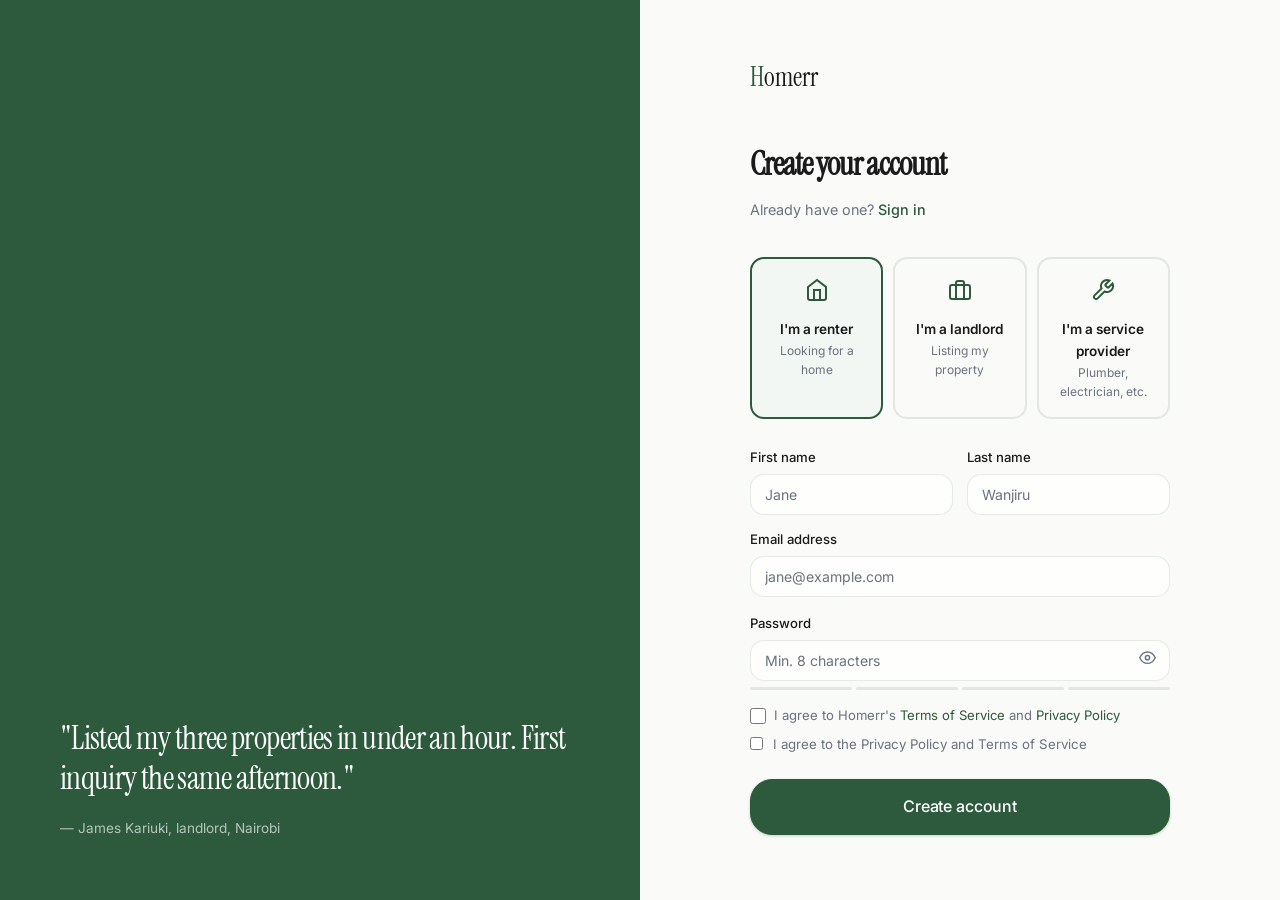
<file: register.html>
<!DOCTYPE html>
<html lang="en">
<head>
  <meta charset="UTF-8" />
  <meta name="viewport" content="width=device-width, initial-scale=1.0" />
  <title>Create account — Homerr</title>
  <link rel="preconnect" href="https://fonts.googleapis.com" />
  <link rel="preconnect" href="https://fonts.gstatic.com" crossorigin />
  <link href="https://fonts.googleapis.com/css2?family=Instrument+Serif:ital@0;1&family=Inter:wght@300;400;500;600&display=swap" rel="stylesheet" />
  <link rel="stylesheet" href="static/css/main.css" />
</head>
<body>

<div class="mesh-bg" aria-hidden="true">
  <div class="mesh-orb mesh-orb--1"></div>
  <div class="mesh-orb mesh-orb--2"></div>
  <div class="mesh-orb mesh-orb--3"></div>
</div>

<div class="auth-page">

  <!-- Visual side -->
  <div class="auth-visual">
    <div class="auth-visual__content">
      <div class="auth-visual__quote">
        "Listed my three properties in under an hour. First inquiry the same afternoon."
      </div>
      <div class="auth-visual__author">— James Kariuki, landlord, Nairobi</div>
    </div>
  </div>

  <!-- Form side -->
  <div class="auth-form-side">
    <div class="auth-form-inner">

      <div class="auth-logo">
        <a href="index.html" style="display:flex;align-items:baseline;">
          <span class="nav__logo-mark">H</span><span class="nav__logo-text">omerr</span>
        </a>
      </div>

      <!-- Step 1: Registration form -->
      <div id="step-register">
        <h1 class="auth-title">Create your account</h1>
        <p class="auth-sub">Already have one? <a href="login.html">Sign in</a></p>

        <!-- Role selector -->
        <div class="role-selector" id="role-selector">
          <div class="role-option selected" data-role="user">
            <div class="role-option__icon">
              <svg width="24" height="24" viewBox="0 0 24 24" fill="none" stroke="var(--color-sage-deep)" stroke-width="2">
                <path d="M3 9l9-7 9 7v11a2 2 0 0 1-2 2H5a2 2 0 0 1-2-2z"/><polyline points="9 22 9 12 15 12 15 22"/>
              </svg>
            </div>
            <div class="role-option__label">I'm a renter</div>
            <div class="role-option__sub">Looking for a home</div>
          </div>
          <div class="role-option" data-role="landlord">
            <div class="role-option__icon">
              <svg width="24" height="24" viewBox="0 0 24 24" fill="none" stroke="var(--color-sage-deep)" stroke-width="2">
                <rect x="2" y="7" width="20" height="14" rx="2"/><path d="M16 21V5a2 2 0 0 0-2-2h-4a2 2 0 0 0-2 2v16"/>
              </svg>
            </div>
            <div class="role-option__label">I'm a landlord</div>
            <div class="role-option__sub">Listing my property</div>
          </div>
          <div class="role-option" data-role="service_provider">
            <div class="role-option__icon">
              <svg width="24" height="24" viewBox="0 0 24 24" fill="none" stroke="var(--color-sage-deep)" stroke-width="2">
                <path d="M14.7 6.3a1 1 0 0 0 0 1.4l1.6 1.6a1 1 0 0 0 1.4 0l3.77-3.77a6 6 0 0 1-7.94 7.94l-6.91 6.91a2.12 2.12 0 0 1-3-3l6.91-6.91a6 6 0 0 1 7.94-7.94l-3.76 3.76z"/>
              </svg>
            </div>
            <div class="role-option__label">I'm a service provider</div>
            <div class="role-option__sub">Plumber, electrician, etc.</div>
          </div>
        </div>

        <form id="register-form" novalidate>

          <div style="display:grid;grid-template-columns:1fr 1fr;gap:14px;">
            <div class="form-field" style="margin-bottom:0;">
              <label for="first-name">First name</label>
              <input class="form-input" id="first-name" type="text" placeholder="Jane" autocomplete="given-name" required />
            </div>
            <div class="form-field" style="margin-bottom:0;">
              <label for="last-name">Last name</label>
              <input class="form-input" id="last-name" type="text" placeholder="Wanjiru" autocomplete="family-name" required />
            </div>
          </div>

          <div class="form-field" style="margin-top:14px;">
            <label for="reg-email">Email address</label>
            <input class="form-input" id="reg-email" type="email"
              placeholder="jane@example.com" autocomplete="email" required />
          </div>

          <div class="form-field">
            <label for="reg-password">Password</label>
            <div style="position:relative;">
              <input class="form-input" id="reg-password" type="password"
                placeholder="Min. 8 characters" autocomplete="new-password"
                required minlength="8" style="padding-right:44px;" />
              <button type="button" id="toggle-pw-reg" aria-label="Show password"
                style="position:absolute;right:14px;top:50%;transform:translateY(-50%);color:var(--color-muted);cursor:pointer;background:none;border:none;padding:0;">
                <svg width="17" height="17" viewBox="0 0 24 24" fill="none" stroke="currentColor" stroke-width="2">
                  <path d="M1 12s4-8 11-8 11 8 11 8-4 8-11 8-11-8-11-8z"/><circle cx="12" cy="12" r="3"/>
                </svg>
              </button>
            </div>
          </div>

          <!-- Password strength -->
          <div style="display:flex;gap:4px;margin-top:-10px;margin-bottom:16px;">
            <div class="pw-bar" style="flex:1;height:3px;border-radius:99px;background:var(--color-border);transition:background 300ms;"></div>
            <div class="pw-bar" style="flex:1;height:3px;border-radius:99px;background:var(--color-border);transition:background 300ms;"></div>
            <div class="pw-bar" style="flex:1;height:3px;border-radius:99px;background:var(--color-border);transition:background 300ms;"></div>
            <div class="pw-bar" style="flex:1;height:3px;border-radius:99px;background:var(--color-border);transition:background 300ms;"></div>
          </div>

          <div style="display:flex;align-items:flex-start;gap:8px;margin-bottom:8px;">
            <input type="checkbox" id="terms" style="accent-color:var(--color-sage-deep);width:16px;height:16px;margin-top:2px;flex-shrink:0;" required />
            <label for="terms" style="font-size:0.82rem;color:var(--color-muted);cursor:pointer;line-height:1.5;">
              I agree to Homerr's <a href="#" style="color:var(--color-sage-deep);">Terms of Service</a> and <a href="#" style="color:var(--color-sage-deep);">Privacy Policy</a>
            </label>
          </div>

          <div style="display:flex;align-items:flex-start;gap:10px;margin-bottom:16px;">
  <input type="checkbox" id="terms-consent" required style="margin-top:3px;accent-color:var(--color-sage-deep);"/>
  <label for="terms-consent" style="font-size:0.83rem;color:var(--color-muted);">
    I agree to the <a href="privacy.html" target="_blank">Privacy Policy</a> and <a href="terms.html" target="_blank">Terms of Service</a>
  </label>
</div>
<button type="submit" class="btn btn--primary btn--lg" id="register-btn"
            style="width:100%;justify-content:center;margin-top:8px;">
            Create account
          </button>

          <div id="register-feedback"></div>

        </form>
      </div>

      <!-- Step 2: Email verification -->
      <div id="step-verify" style="display:none;text-align:center;">
        <div style="width:64px;height:64px;background:var(--color-sage-ghost);border:1px solid var(--color-sage-tint);border-radius:50%;display:flex;align-items:center;justify-content:center;margin:0 auto 24px;">
          <svg width="28" height="28" viewBox="0 0 24 24" fill="none" stroke="var(--color-sage-deep)" stroke-width="2">
            <path d="M4 4h16c1.1 0 2 .9 2 2v12c0 1.1-.9 2-2 2H4c-1.1 0-2-.9-2-2V6c0-1.1.9-2 2-2z"/><polyline points="22,6 12,13 2,6"/>
          </svg>
        </div>
        <h2 class="auth-title" style="font-size:1.6rem;">Check your inbox</h2>
        <p style="font-size:0.9rem;color:var(--color-muted);line-height:1.7;margin-bottom:28px;">
          We've sent a verification link to <strong id="verify-email-display"></strong>.<br />
          Click it to activate your account.
        </p>

        <!-- Dev helper: paste token manually if no email service is set up yet -->
        <div style="background:var(--color-sage-ghost);border:1px solid var(--color-sage-tint);border-radius:var(--radius-md);padding:20px;text-align:left;margin-bottom:20px;">
          <div style="font-size:0.78rem;font-weight:600;text-transform:uppercase;letter-spacing:0.07em;color:var(--color-sage-mid);margin-bottom:8px;">
            No email service? Paste your token here:
          </div>
          <div style="display:flex;gap:8px;">
            <input class="form-input" id="verify-token-input" type="text"
              placeholder="Paste verification token…" style="font-size:0.8rem;" />
            <button class="btn btn--primary btn--sm" id="verify-token-btn">Verify</button>
          </div>
          <div id="verify-feedback"></div>
        </div>

        <a href="login.html" class="btn btn--ghost" style="width:100%;justify-content:center;">Go to sign in</a>
      </div>

    </div>
  </div>
</div>

<script src="static/js/api.js?v=3"></script>
<script>
(() => {
  redirectIfLoggedIn('index.html');

  let selectedRole = 'user';

  // Role selector
  document.querySelectorAll('.role-option').forEach(opt => {
    opt.addEventListener('click', () => {
      document.querySelectorAll('.role-option').forEach(o => o.classList.remove('selected'));
      opt.classList.add('selected');
      selectedRole = opt.dataset.role;
    });
  });

  // Password visibility
  document.getElementById('toggle-pw-reg').addEventListener('click', () => {
    const pw = document.getElementById('reg-password');
    pw.type  = pw.type === 'password' ? 'text' : 'password';
  });

  // Password strength
  document.getElementById('reg-password').addEventListener('input', function () {
    const val = this.value;
    let strength = 0;
    if (val.length >= 8)         strength++;
    if (/[A-Z]/.test(val))       strength++;
    if (/[0-9]/.test(val))       strength++;
    if (/[^A-Za-z0-9]/.test(val)) strength++;
    const colors = ['', '#EF4444', '#F59E0B', '#3B82F6', '#22C55E'];
    document.querySelectorAll('.pw-bar').forEach((bar, i) => {
      bar.style.background = i < strength ? colors[strength] : 'var(--color-border)';
    });
  });

  // Register submit
  document.getElementById('register-form').addEventListener('submit', async (e) => {
    e.preventDefault();
    const feedbackEl = document.getElementById('register-feedback');
    feedbackEl.innerHTML = '';

    const firstName = document.getElementById('first-name').value.trim();
    const lastName  = document.getElementById('last-name').value.trim();
    const email     = document.getElementById('reg-email').value.trim();
    const password  = document.getElementById('reg-password').value;
    const terms     = document.getElementById('terms').checked;

    if (!firstName || !lastName) { showError(feedbackEl, 'Please enter your full name.'); return; }
    if (!email)    { showError(feedbackEl, 'Please enter your email address.'); return; }
    if (password.length < 8) { showError(feedbackEl, 'Password must be at least 8 characters.'); return; }
    if (!terms)    { showError(feedbackEl, 'Please accept the Terms of Service to continue.'); return; }

    const btn = document.getElementById('register-btn');
    setLoading(btn, true, 'Create account');

    try {
      const res = await API.register(
        `${firstName} ${lastName}`,
        email,
        password,
        selectedRole,
      );

      // Show verification step
      document.getElementById('step-register').style.display = 'none';
      document.getElementById('step-verify').style.display   = 'block';
      document.getElementById('verify-email-display').textContent = email;

      // If API returns token directly (dev mode), pre-fill it
      if (res.email_verification_token) {
        document.getElementById('verify-token-input').value = res.email_verification_token;
      }

    } catch (err) {
      setLoading(btn, false, 'Create account');
      showError(feedbackEl, err.message || 'Registration failed. Please try again.');
    }
  });

  // Manual token verification
  document.getElementById('verify-token-btn').addEventListener('click', async () => {
    const token      = document.getElementById('verify-token-input').value.trim();
    const feedbackEl = document.getElementById('verify-feedback');
    if (!token) { showError(feedbackEl, 'Paste your verification token above.'); return; }

    const btn = document.getElementById('verify-token-btn');
    setLoading(btn, true, 'Verify');
    try {
      await API.verifyEmail(token);
      showSuccess(feedbackEl, 'Email verified! Redirecting to sign in…');
      setTimeout(() => { window.location.href = 'login.html'; }, 1800);
    } catch (err) {
      setLoading(btn, false, 'Verify');
      showError(feedbackEl, 'Invalid or expired token. Request a new one.');
    }
  });
})();
</script>
</body>
</html>
</file>
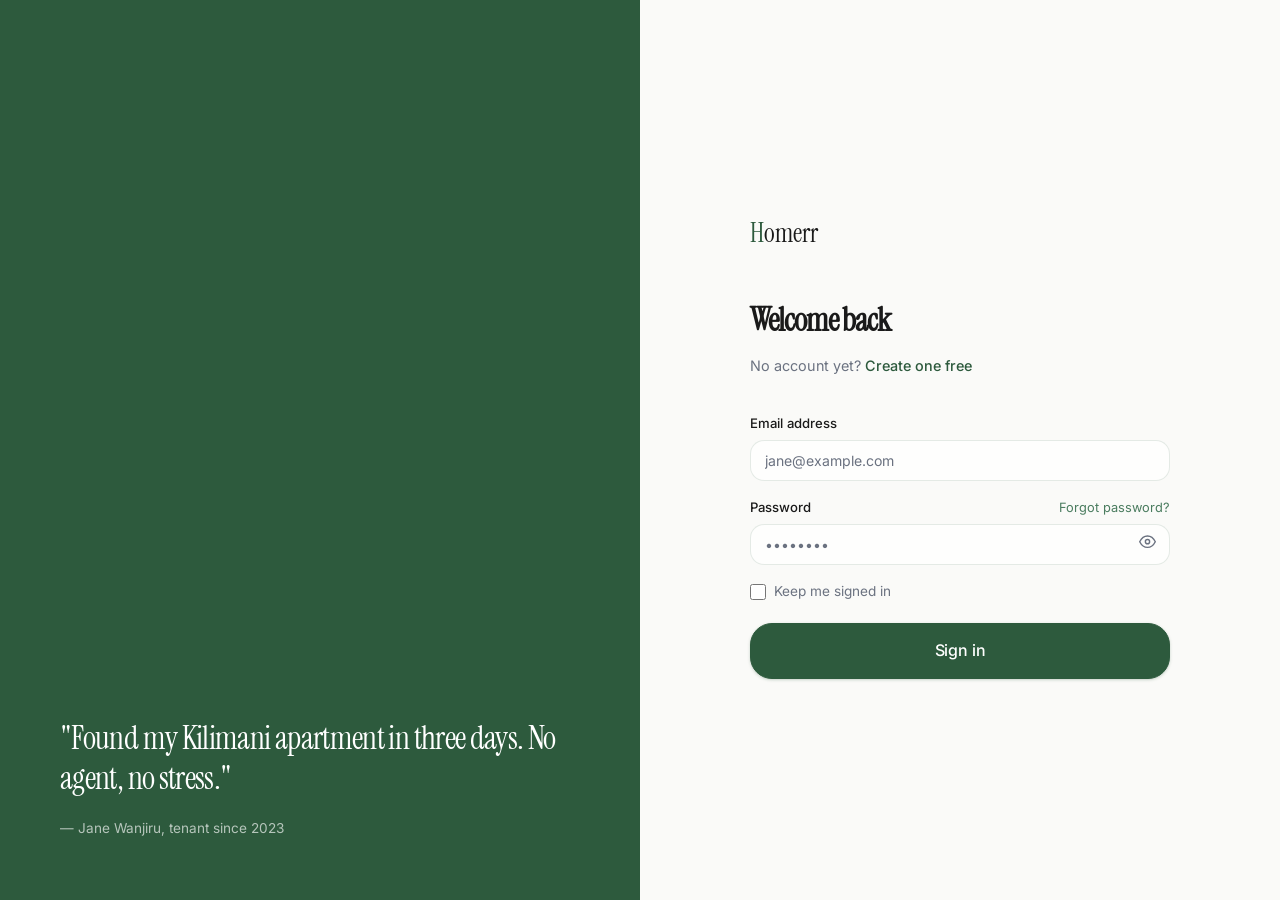
<file: tenant-dashboard.html>
<!DOCTYPE html>
<html lang="en">
<head>
  <meta charset="UTF-8" />
  <meta name="viewport" content="width=device-width, initial-scale=1.0" />
  <title>My Dashboard — Homerr</title>
  <link rel="preconnect" href="https://fonts.googleapis.com" />
  <link rel="preconnect" href="https://fonts.gstatic.com" crossorigin />
  <link href="https://fonts.googleapis.com/css2?family=Instrument+Serif:ital@0;1&family=Inter:wght@300;400;500;600&display=swap" rel="stylesheet" />
  <link rel="stylesheet" href="static/css/main.css" />
  <style>
    .dash { display:flex; min-height:100vh; padding-top:72px; }
    .dash__sidebar {
      width:240px; flex-shrink:0; padding:32px 20px;
      border-right:1px solid var(--color-border);
      position:sticky; top:72px; height:calc(100vh - 72px); overflow-y:auto;
    }
    .dash__main { flex:1; padding:40px 48px; max-width:960px; }
    .dash__greeting { font-family:'Instrument Serif',serif; font-size:2rem; margin-bottom:4px; }
    .dash__sub { color:var(--color-muted); font-size:0.9rem; margin-bottom:40px; }
    .nav-item {
      display:flex; align-items:center; gap:10px; padding:10px 14px;
      border-radius:10px; font-size:0.88rem; font-weight:500;
      color:var(--color-muted); cursor:pointer; margin-bottom:4px;
      transition:background 0.15s, color 0.15s; border:none; background:none; width:100%; text-align:left;
    }
    .nav-item:hover { background:var(--color-sage-ghost); color:var(--color-foreground); }
    .nav-item.active { background:var(--color-sage-ghost); color:var(--color-sage-deep); }
    .nav-item svg { flex-shrink:0; }
    .section { display:none; }
    .section.active { display:block; }
    .stat-grid { display:grid; grid-template-columns:repeat(3,1fr); gap:16px; margin-bottom:40px; }
    .stat-card {
      background:rgba(255,255,255,0.6); backdrop-filter:blur(12px);
      border:1px solid var(--color-border); border-radius:16px; padding:24px;
    }
    .stat-card__value { font-size:2rem; font-weight:600; color:var(--color-sage-deep); margin-bottom:4px; }
    .stat-card__label { font-size:0.82rem; color:var(--color-muted); }
    .card {
      background:rgba(255,255,255,0.6); backdrop-filter:blur(12px);
      border:1px solid var(--color-border); border-radius:16px;
      padding:24px; margin-bottom:16px;
    }
    .card__title { font-weight:600; font-size:0.95rem; margin-bottom:4px; }
    .card__meta { font-size:0.82rem; color:var(--color-muted); margin-bottom:12px; }
    .card__price { font-size:1.1rem; font-weight:600; color:var(--color-sage-deep); }
    .badge {
      display:inline-block; padding:3px 10px; border-radius:20px;
      font-size:0.75rem; font-weight:500;
    }
    .badge--pending { background:#FEF9C3; color:#854D0E; }
    .badge--approved { background:#DCFCE7; color:#166534; }
    .badge--active { background:#DBEAFE; color:#1E40AF; }
    .badge--rejected { background:#FEE2E2; color:#991B1B; }
    .empty {
      text-align:center; padding:60px 20px;
      color:var(--color-muted); font-size:0.9rem;
    }
    .empty__icon { font-size:2.5rem; margin-bottom:12px; }
    .fav-grid { display:grid; grid-template-columns:repeat(auto-fill,minmax(260px,1fr)); gap:20px; }
    .chat-list { display:flex; flex-direction:column; gap:12px; }
    .chat-item {
      display:flex; align-items:center; gap:14px; padding:16px 20px;
      background:rgba(255,255,255,0.6); backdrop-filter:blur(12px);
      border:1px solid var(--color-border); border-radius:14px; cursor:pointer;
      transition:border-color 0.15s;
    }
    .chat-item:hover { border-color:var(--color-sage-mid); }
    .chat-avatar {
      width:42px; height:42px; border-radius:50%;
      background:var(--color-sage-ghost); display:flex; align-items:center;
      justify-content:center; font-weight:600; color:var(--color-sage-deep); flex-shrink:0;
    }
    .chat-item__name { font-weight:600; font-size:0.9rem; }
    .chat-item__preview { font-size:0.82rem; color:var(--color-muted); }
    .chat-panel {
      display:none; position:fixed; right:0; top:0; bottom:0; width:380px;
      background:white; border-left:1px solid var(--color-border);
      flex-direction:column; z-index:200;
    }
    .chat-panel.open { display:flex; }
    .chat-panel__header {
      padding:20px 24px; border-bottom:1px solid var(--color-border);
      display:flex; align-items:center; justify-content:space-between;
    }
    .chat-messages { flex:1; overflow-y:auto; padding:20px 24px; display:flex; flex-direction:column; gap:12px; }
    .msg { max-width:75%; padding:10px 14px; border-radius:14px; font-size:0.88rem; line-height:1.5; }
    .msg--out { background:var(--color-sage-deep); color:white; align-self:flex-end; border-bottom-right-radius:4px; }
    .msg--in { background:var(--color-sage-ghost); color:var(--color-foreground); align-self:flex-start; border-bottom-left-radius:4px; }
    .chat-input-row { padding:16px 24px; border-top:1px solid var(--color-border); display:flex; gap:10px; }
    .chat-input-row input {
      flex:1; border:1px solid var(--color-border); border-radius:10px;
      padding:10px 14px; font-size:0.88rem; font-family:inherit; outline:none;
    }
    .chat-input-row input:focus { border-color:var(--color-sage-mid); }
    .section-title { font-weight:600; font-size:1.1rem; margin-bottom:20px; }
    .sk-card { height:120px; border-radius:16px; }
    @media(max-width:768px) {
      .dash { flex-direction:column; }
      .dash__sidebar { width:100%; height:auto; position:relative; top:0; border-right:none; border-bottom:1px solid var(--color-border); padding:16px; display:flex; gap:8px; overflow-x:auto; }
      .dash__main { padding:24px 16px; }
      .stat-grid { grid-template-columns:repeat(2,1fr); }
      .nav-item { white-space:nowrap; }
    }

    .hf-categories-grid { display: grid; grid-template-columns: repeat(auto-fill, minmax(120px, 1fr)); gap: 10px; margin-bottom: 24px; }
    .hf-category-card { background:rgba(255,255,255,0.6); backdrop-filter:blur(12px); border:2px solid var(--color-border); border-radius:14px; padding:16px 12px; text-align:center; cursor:pointer; transition:border-color 0.15s, background 0.15s; }
    .hf-category-card:hover { border-color: var(--color-sage-mid); }
    .hf-category-card.selected { border-color: var(--color-sage-deep); background: var(--color-sage-ghost); }
    .hf-category-card__icon { font-size:1.6rem; margin-bottom:6px; }
    .hf-category-card__name { font-size:0.78rem; font-weight:600; color:var(--color-foreground); }
    .hf-urgency-row { display:flex; gap:8px; }
    .hf-urgency-btn { flex:1; padding:10px; border:2px solid var(--color-border); border-radius:10px; font-size:0.8rem; font-weight:500; cursor:pointer; background:white; transition:border-color 0.15s, background 0.15s; text-align:center; }
    .hf-urgency-btn.selected { border-color:var(--color-sage-deep); background:var(--color-sage-ghost); color:var(--color-sage-deep); }
    .hf-job-card { background:rgba(255,255,255,0.6); backdrop-filter:blur(12px); border:1px solid var(--color-border); border-radius:16px; padding:18px 20px; margin-bottom:10px; }
    .hf-job-status { padding:3px 12px; border-radius:20px; font-size:0.75rem; font-weight:500; }
    .hf-status-open { background:#DBEAFE; color:#1E40AF; }
    .hf-status-accepted { background:#DCFCE7; color:#166534; }
    .hf-status-completed { background:#F3F4F6; color:#374151; }

  </style>
</head>
<body>

<div class="mesh-bg" aria-hidden="true">
  <div class="mesh-orb mesh-orb--1"></div>
  <div class="mesh-orb mesh-orb--2"></div>
  <div class="mesh-orb mesh-orb--3"></div>
</div>

<nav class="nav glass-nav">
  <div class="nav__inner">
    <a href="index.html" class="nav__logo">
      <span class="nav__logo-mark">H</span><span class="nav__logo-text">omerr</span>
    </a>
    <div class="nav__actions" id="nav-actions"></div>
  </div>
</nav>

<div class="dash">
  <!-- Sidebar -->
  <aside class="dash__sidebar">
    <button class="nav-item active" data-tab="overview">
      <svg width="16" height="16" viewBox="0 0 24 24" fill="none" stroke="currentColor" stroke-width="2"><rect x="3" y="3" width="7" height="7"/><rect x="14" y="3" width="7" height="7"/><rect x="3" y="14" width="7" height="7"/><rect x="14" y="14" width="7" height="7"/></svg>
      Overview
    </button>
    <button class="nav-item" data-tab="applications">
      <svg width="16" height="16" viewBox="0 0 24 24" fill="none" stroke="currentColor" stroke-width="2"><path d="M14 2H6a2 2 0 0 0-2 2v16a2 2 0 0 0 2 2h12a2 2 0 0 0 2-2V8z"/><polyline points="14 2 14 8 20 8"/></svg>
      Applications
    </button>
    <button class="nav-item" data-tab="favourites">
      <svg width="16" height="16" viewBox="0 0 24 24" fill="none" stroke="currentColor" stroke-width="2"><path d="M20.84 4.61a5.5 5.5 0 0 0-7.78 0L12 5.67l-1.06-1.06a5.5 5.5 0 0 0-7.78 7.78l1.06 1.06L12 21.23l7.78-7.78 1.06-1.06a5.5 5.5 0 0 0 0-7.78z"/></svg>
      Saved
    </button>
    <button class="nav-item" data-tab="messages">
      <svg width="16" height="16" viewBox="0 0 24 24" fill="none" stroke="currentColor" stroke-width="2"><path d="M21 15a2 2 0 0 1-2 2H7l-4 4V5a2 2 0 0 1 2-2h14a2 2 0 0 1 2 2z"/></svg>
      Messages
    </button>
    <button class="nav-item" data-tab="homerrfix">
      <svg width="16" height="16" viewBox="0 0 24 24" fill="none" stroke="currentColor" stroke-width="2"><path d="M14.7 6.3a1 1 0 0 0 0 1.4l1.6 1.6a1 1 0 0 0 1.4 0l3.77-3.77a6 6 0 0 1-7.94 7.94l-6.91 6.91a2.12 2.12 0 0 1-3-3l6.91-6.91a6 6 0 0 1 7.94-7.94l-3.76 3.76z"/></svg>
      HomerrFix
    </button>
    <div style="margin-top:auto;padding-top:24px;border-top:1px solid var(--color-border);margin-top:32px;">
      <button class="nav-item" id="logout-sidebar">
        <svg width="16" height="16" viewBox="0 0 24 24" fill="none" stroke="currentColor" stroke-width="2"><path d="M9 21H5a2 2 0 0 1-2-2V5a2 2 0 0 1 2-2h4"/><polyline points="16 17 21 12 16 7"/><line x1="21" y1="12" x2="9" y2="12"/></svg>
        Sign out
      </button>
    </div>
  </aside>

  <!-- Main -->
  <main class="dash__main">
    <div id="greeting-name" class="dash__greeting">Welcome back</div>
    <p class="dash__sub" id="dash-sub">Here's what's happening with your rental search.</p>

    <!-- OVERVIEW -->
    <div class="section active" id="tab-overview">
      <div class="stat-grid">
        <div class="stat-card">
          <div class="stat-card__value skeleton" id="stat-applications" style="width:40px;height:32px;border-radius:6px;"></div>
          <div class="stat-card__label">Applications sent</div>
        </div>
        <div class="stat-card">
          <div class="stat-card__value skeleton" id="stat-favourites" style="width:40px;height:32px;border-radius:6px;"></div>
          <div class="stat-card__label">Saved properties</div>
        </div>
        <div class="stat-card">
          <div class="stat-card__value skeleton" id="stat-messages" style="width:40px;height:32px;border-radius:6px;"></div>
          <div class="stat-card__label">Active conversations</div>
        </div>
      </div>

      <div class="section-title">Recent applications</div>
      <div id="overview-applications">
        <div class="card skeleton sk-card"></div>
        <div class="card skeleton sk-card"></div>
      </div>
    </div>

    <!-- APPLICATIONS -->
    <div class="section" id="tab-applications">
      <div class="section-title">Your applications</div>
      <div id="applications-list">
        <div class="card skeleton sk-card"></div>
        <div class="card skeleton sk-card"></div>
        <div class="card skeleton sk-card"></div>
      </div>
    </div>

    <!-- FAVOURITES -->
    <div class="section" id="tab-favourites">
      <div class="section-title">Saved properties</div>
      <div class="fav-grid" id="favourites-grid">
        <div class="property-card-skeleton"><div class="skeleton sk-image"></div><div class="sk-body"><div class="skeleton sk-title"></div><div class="skeleton sk-sub"></div><div class="skeleton sk-price"></div></div></div>
        <div class="property-card-skeleton"><div class="skeleton sk-image"></div><div class="sk-body"><div class="skeleton sk-title"></div><div class="skeleton sk-sub"></div><div class="skeleton sk-price"></div></div></div>
      </div>
    </div>

    <!-- HOMERRFIX -->
    <div class="section" id="tab-homerrfix">
      <div class="section-title">Request a service</div>
      <div class="hf-categories-grid" id="hf-categories">
        <div class="hf-category-card" data-value="plumbing"><div class="hf-category-card__icon">🔧</div><div class="hf-category-card__name">Plumbing</div></div>
        <div class="hf-category-card" data-value="electrical"><div class="hf-category-card__icon">⚡</div><div class="hf-category-card__name">Electrical</div></div>
        <div class="hf-category-card" data-value="fumigation"><div class="hf-category-card__icon">🦟</div><div class="hf-category-card__name">Fumigation</div></div>
        <div class="hf-category-card" data-value="cleaning"><div class="hf-category-card__icon">🧹</div><div class="hf-category-card__name">Cleaning</div></div>
        <div class="hf-category-card" data-value="painting"><div class="hf-category-card__icon">🎨</div><div class="hf-category-card__name">Painting</div></div>
        <div class="hf-category-card" data-value="carpentry"><div class="hf-category-card__icon">🪚</div><div class="hf-category-card__name">Carpentry</div></div>
        <div class="hf-category-card" data-value="appliance_repair"><div class="hf-category-card__icon">🏠</div><div class="hf-category-card__name">Appliances</div></div>
        <div class="hf-category-card" data-value="other"><div class="hf-category-card__icon">🛠️</div><div class="hf-category-card__name">Other</div></div>
      </div>
      <div id="hf-price-hint" style="display:none;font-size:0.83rem;color:var(--color-sage-deep);background:var(--color-sage-ghost);border-radius:10px;padding:10px 14px;margin-bottom:16px;"></div>
      <div style="display:none;" id="__hf_grid_close_marker"></div>
      </div>

      <div class="card">
        <div class="form-field">
          <label>Selected service</label>
          <input class="form-input" id="hf-selected-category" readonly placeholder="Choose a category above" style="background:var(--color-sage-ghost);cursor:default;" />
        </div>
        <div class="form-field">
          <label>Description</label>
          <textarea class="form-input" id="hf-job-desc" rows="3" placeholder="e.g. Leaking pipe under the kitchen sink..." style="resize:vertical;"></textarea>
        </div>
        <div class="form-field">
          <label>Your address (optional)</label>
          <input class="form-input" id="hf-job-address" placeholder="e.g. Apt 4B, Kilimani Apartments" />
        </div>
        <div class="form-field">
          <label>Urgency</label>
          <div class="hf-urgency-row">
            <button class="hf-urgency-btn selected" data-value="normal">Normal</button>
            <button class="hf-urgency-btn" data-value="urgent">Urgent</button>
            <button class="hf-urgency-btn" data-value="emergency">Emergency</button>
          </div>
        </div>
        <button class="btn btn--primary" id="hf-submit-job" style="width:100%;justify-content:center;margin-top:8px;">Post job request</button>
        <div id="hf-job-feedback" style="margin-top:10px;font-size:0.83rem;"></div>
      </div>

      <div class="section-title" style="margin-top:32px;">Your requests</div>
      <div id="hf-jobs-list">
        <div class="card skeleton sk-card"></div>
      </div>
    </div>

    <!-- MESSAGES -->
    <div class="section" id="tab-messages">
      <div class="section-title">Messages</div>
      <div class="chat-list" id="chat-list">
        <div class="card skeleton sk-card"></div>
        <div class="card skeleton sk-card"></div>
      </div>
    </div>
  </main>
</div>

<!-- Chat panel -->
<div class="chat-panel" id="chat-panel">
  <div class="chat-panel__header">
    <div>
      <div style="font-weight:600;" id="chat-panel-name">Chat</div>
      <div style="font-size:0.8rem;color:var(--color-muted);" id="chat-panel-property"></div>
    </div>
    <button onclick="document.getElementById('chat-panel').classList.remove('open')"
      style="background:none;border:none;cursor:pointer;color:var(--color-muted);">
      <svg width="20" height="20" viewBox="0 0 24 24" fill="none" stroke="currentColor" stroke-width="2"><line x1="18" y1="6" x2="6" y2="18"/><line x1="6" y1="6" x2="18" y2="18"/></svg>
    </button>
  </div>
  <div class="chat-messages" id="chat-messages"></div>
  <div class="chat-input-row">
    <input type="text" id="chat-input" placeholder="Type a message…" />
    <button class="btn btn--primary btn--sm" id="chat-send">Send</button>
  </div>
</div>

<script src="static/js/api.js?v=8"></script>
<script>
(() => {
  if (!requireAuth()) return;
  if (Auth.getRole() !== 'user') { window.location.href = 'landlord-dashboard.html'; return; }

  const user = Auth.getUser();
  document.getElementById('greeting-name').textContent = `Welcome back, ${user?.name?.split(' ')[0] || 'there'}`;

  // Nav actions
  const navActions = document.getElementById('nav-actions');
  navActions.innerHTML = `<button class="btn btn--primary" id="logout-btn">Sign out</button>`;
  document.getElementById('logout-btn').addEventListener('click', () => {
    Auth.clearSession(); window.location.href = 'index.html';
  });
  document.getElementById('logout-sidebar').addEventListener('click', () => {
    Auth.clearSession(); window.location.href = 'index.html';
  });

  // Tab switching
  document.querySelectorAll('.nav-item[data-tab]').forEach(btn => {
    btn.addEventListener('click', () => {
      document.querySelectorAll('.nav-item').forEach(b => b.classList.remove('active'));
      document.querySelectorAll('.section').forEach(s => s.classList.remove('active'));
      btn.classList.add('active');
      document.getElementById(`tab-${btn.dataset.tab}`).classList.add('active');
    });
  });

  // Badge helper
  function badge(status) {
    const map = { pending:'badge--pending', approved:'badge--approved', active:'badge--active', rejected:'badge--rejected' };
    return `<span class="badge ${map[status] || 'badge--pending'}">${status}</span>`;
  }

  // Render application card
  function renderApp(a) {
    return `
      <div class="card">
        <div style="display:flex;justify-content:space-between;align-items:flex-start;">
          <div>
            <div class="card__title">${a.name || 'Property'}</div>
            <div class="card__meta">${a.location || ''}</div>
            <div class="card__price">KES ${Number(a.price||0).toLocaleString()} / mo</div>
          </div>
          ${badge(a.status)}
        </div>
        ${a.message ? `<div style="margin-top:12px;font-size:0.83rem;color:var(--color-muted);font-style:italic;">"${a.message}"</div>` : ''}
        <div style="margin-top:12px;font-size:0.78rem;color:var(--color-muted);">
          Applied ${new Date(a.created_at).toLocaleDateString('en-KE',{day:'numeric',month:'short',year:'numeric'})}
        </div>
      </div>`;
  }

  // Load all data
  let convos = [];

  async function loadAll() {
    try {
      const [apps, favs, conversations] = await Promise.all([
        API.getApplications(),
        API.getFavourites(),
        API.getConversations().catch(() => []),
      ]);
      convos = conversations || [];

      // Stats
      const statApps = document.getElementById('stat-applications');
      const statFavs = document.getElementById('stat-favourites');
      const statMsgs = document.getElementById('stat-messages');
      statApps.className = 'stat-card__value';
      statApps.textContent = apps.length;
      statFavs.className = 'stat-card__value';
      statFavs.textContent = favs.length;
      statMsgs.className = 'stat-card__value';
      statMsgs.textContent = convos.length;

      // Overview applications (last 3)
      const overviewEl = document.getElementById('overview-applications');
      const recent = apps.slice(0, 3);
      overviewEl.innerHTML = recent.length
        ? recent.map(renderApp).join('')
        : `<div class="empty"><div class="empty__icon">📋</div>No applications yet. <a href="listings.html">Browse listings</a></div>`;

      // Applications tab
      document.getElementById('applications-list').innerHTML = apps.length
        ? apps.map(renderApp).join('')
        : `<div class="empty"><div class="empty__icon">📋</div>No applications yet. <a href="listings.html">Browse listings</a> to get started.</div>`;

      // Favourites tab
      document.getElementById('favourites-grid').innerHTML = favs.length
        ? favs.map(renderPropertyCard).join('')
        : `<div class="empty" style="grid-column:1/-1"><div class="empty__icon">❤️</div>No saved properties yet. <a href="listings.html">Browse listings</a></div>`;

      // Messages tab
      const chatList = document.getElementById('chat-list');
      chatList.innerHTML = convos.length
        ? convos.map(c => `
          <div class="chat-item" data-id="${c.id}" data-name="${c.landlord_name||'Landlord'}" data-property="${c.accommodation_name||'Property'}">
            <div class="chat-avatar">${(c.landlord_name||'L')[0]}</div>
            <div>
              <div class="chat-item__name">${c.landlord_name||'Landlord'}</div>
              <div class="chat-item__preview">${c.accommodation_name||'Property'}</div>
            </div>
            <svg style="margin-left:auto;color:var(--color-muted)" width="16" height="16" viewBox="0 0 24 24" fill="none" stroke="currentColor" stroke-width="2"><polyline points="9 18 15 12 9 6"/></svg>
          </div>`).join('')
        : `<div class="empty"><div class="empty__icon">💬</div>No conversations yet. Apply for a property to start chatting with landlords.</div>`;

      // Chat item click
      document.querySelectorAll('.chat-item').forEach(item => {
        item.addEventListener('click', () => openChat(
          item.dataset.id,
          item.dataset.name,
          item.dataset.property
        ));
      });

      initReveal();
    } catch(err) {
      console.error(err);
    }
  }

  // Chat panel
  let activeChatId = null;
  let chatPollInterval = null;

  async function openChat(id, name, property) {
    activeChatId = id;
    document.getElementById('chat-panel-name').textContent = name;
    document.getElementById('chat-panel-property').textContent = property;
    document.getElementById('chat-panel').classList.add('open');
    await loadMessages();
    clearInterval(chatPollInterval);
    chatPollInterval = setInterval(loadMessages, 5000);
  }

  async function loadMessages() {
    if (!activeChatId) return;
    try {
      const msgs = await API.getMessages(activeChatId);
      const userId = Auth.getUser()?.id;
      const container = document.getElementById('chat-messages');
      container.innerHTML = (msgs||[]).map(m => `
        <div class="msg ${m.sender_id === userId ? 'msg--out' : 'msg--in'}">${m.content}</div>
      `).join('');
      container.scrollTop = container.scrollHeight;
    } catch(e) {}
  }

  document.getElementById('chat-send').addEventListener('click', sendMessage);
  document.getElementById('chat-input').addEventListener('keydown', e => {
    if (e.key === 'Enter') sendMessage();
  });

  async function sendMessage() {
    const input = document.getElementById('chat-input');
    const content = input.value.trim();
    if (!content || !activeChatId) return;
    input.value = '';
    try {
      await API.sendMessage(activeChatId, content);
      await loadMessages();
    } catch(e) {}
  }


  // ── HomerrFix ──────────────────────────────────────────────────────
  const categoryIcons = { plumbing:'\u{1f527}', electrical:'\u26a1', fumigation:'\u{1f99f}', cleaning:'\u{1f9f9}', painting:'\u{1f3a8}', carpentry:'\u{1fa9a}', appliance_repair:'\u{1f3e0}', security:'\u{1f512}', other:'\u{1f6e0}\ufe0f' };

  let hfSelectedCategory = '';
  let hfSelectedUrgency = 'normal';

  document.querySelectorAll('.hf-category-card').forEach(card => {
    card.addEventListener('click', async () => {
      document.querySelectorAll('.hf-category-card').forEach(c => c.classList.remove('selected'));
      card.classList.add('selected');
      hfSelectedCategory = card.dataset.value;
      document.getElementById('hf-selected-category').value = card.querySelector('.hf-category-card__name').textContent;

      const hint = document.getElementById('hf-price-hint');
      hint.style.display = 'block';
      hint.textContent = 'Checking typical pricing…';
      try {
        const range = await window.apiFetch(`/providers/price-range/${hfSelectedCategory}`);
        if (range && range.min_price != null) {
          const min = Math.round(range.min_price).toLocaleString();
          const max = Math.round(range.max_price).toLocaleString();
          hint.textContent = range.min_price === range.max_price
            ? `💰 Typical price: KES ${min} (${range.provider_count} provider${range.provider_count!==1?'s':''} nearby)`
            : `💰 Typical price range: KES ${min} – ${max} (${range.provider_count} provider${range.provider_count!==1?'s':''} nearby)`;
        } else {
          hint.textContent = '💰 No pricing data yet for this category — you\'ll get a quote once a provider accepts.';
        }
      } catch(e) {
        hint.style.display = 'none';
      }
    });
  });

  document.querySelectorAll('.hf-urgency-btn').forEach(btn => {
    btn.addEventListener('click', () => {
      document.querySelectorAll('.hf-urgency-btn').forEach(b => b.classList.remove('selected'));
      btn.classList.add('selected');
      hfSelectedUrgency = btn.dataset.value;
    });
  });

  document.getElementById('hf-submit-job')?.addEventListener('click', async () => {
    const btn = document.getElementById('hf-submit-job');
    const feedback = document.getElementById('hf-job-feedback');
    const desc = document.getElementById('hf-job-desc').value.trim();
    const address = document.getElementById('hf-job-address').value.trim();

    if (!hfSelectedCategory) { feedback.innerHTML = '<span style="color:#DC2626;">Please select a service category.</span>'; return; }
    if (!desc) { feedback.innerHTML = '<span style="color:#DC2626;">Please describe the job.</span>'; return; }

    btn.disabled = true;
    btn.textContent = 'Posting\u2026';
    try {
      await window.apiFetch('/jobs', {
        method: 'POST',
        body: JSON.stringify({ category: hfSelectedCategory, description: desc, address, urgency: hfSelectedUrgency })
      });
      btn.textContent = 'Post job request';
      btn.disabled = false;
      document.getElementById('hf-job-desc').value = '';
      document.getElementById('hf-job-address').value = '';
      feedback.innerHTML = '<span style="color:#166534;">\u2713 Your request has been posted.</span>';
      loadHfJobs();
    } catch(e) {
      btn.disabled = false;
      btn.textContent = 'Post job request';
      feedback.innerHTML = `<span style="color:#DC2626;">${e.message}</span>`;
    }
  });

  function hfStatusBadge(status) {
    const map = { open:'hf-status-open', accepted:'hf-status-accepted', en_route:'hf-status-accepted', in_progress:'hf-status-accepted', completed:'hf-status-completed' };
    return `<span class="hf-job-status ${map[status]||'hf-status-open'}">${status.replace(/_/g,' ')}</span>`;
  }

  async function loadHfJobs() {
    const list = document.getElementById('hf-jobs-list');
    if (!list) return;
    try {
      const jobs = await window.apiFetch('/jobs');
      if (!jobs || !jobs.length) {
        list.innerHTML = '<div class="empty"><div class="empty__icon">\u{1f527}</div>No job requests yet. Post one above.</div>';
        return;
      }
      function haversineKm(lat1, lng1, lat2, lng2) {
        if (lat1==null||lng1==null||lat2==null||lng2==null) return null;
        const R = 6371;
        const dLat = (lat2-lat1) * Math.PI/180;
        const dLng = (lng2-lng1) * Math.PI/180;
        const a = Math.sin(dLat/2)**2 + Math.cos(lat1*Math.PI/180)*Math.cos(lat2*Math.PI/180)*Math.sin(dLng/2)**2;
        return R * 2 * Math.atan2(Math.sqrt(a), Math.sqrt(1-a));
      }

      list.innerHTML = jobs.map(j => {
        let trackerHtml = '';
        if (['accepted','en_route'].includes(j.status) && j.current_lat && j.current_lng && j.lat && j.lng) {
          const dist = haversineKm(j.current_lat, j.current_lng, j.lat, j.lng);
          const eta = Math.round((dist/25)*60);
          trackerHtml = `
            <div style="margin-top:10px;padding:12px 14px;background:#1A1A1A;border-radius:10px;color:#fff;display:flex;justify-content:space-between;align-items:center;">
              <div>
                <div style="font-size:0.72rem;opacity:0.7;text-transform:uppercase;letter-spacing:0.04em;">${j.status === 'en_route' ? 'On the way' : 'Heading your way soon'}</div>
                <div style="font-size:1.1rem;font-weight:700;margin-top:2px;">~${eta} min away</div>
              </div>
              <div style="text-align:right;font-size:0.8rem;opacity:0.85;">${dist.toFixed(1)} km</div>
            </div>`;
        }
        return `
        <div class="hf-job-card">
          <div style="display:flex;justify-content:space-between;align-items:flex-start;margin-bottom:8px;">
            <div style="font-weight:600;font-size:0.9rem;">${categoryIcons[j.category]||'\u{1f6e0}\ufe0f'} ${j.category.replace(/_/g,' ')}</div>
            ${hfStatusBadge(j.status)}
          </div>
          <div style="font-size:0.85rem;color:var(--color-muted);margin-bottom:8px;">${j.description}</div>
          <div style="font-size:0.78rem;color:var(--color-muted);">${j.address ? '\u{1f4cd} ' + j.address + ' \u00b7 ' : ''}${new Date(j.created_at).toLocaleDateString('en-KE',{day:'numeric',month:'short'})}</div>
          ${j.provider_name ? `<div style="margin-top:10px;padding:10px 14px;background:var(--color-sage-ghost);border-radius:10px;font-size:0.83rem;">\u{1f477} <strong>${j.provider_name}</strong> is handling your request.</div>` : ''}
          ${trackerHtml}
        </div>`;
      }).join('');
    } catch(e) {
      list.innerHTML = '<div class="empty"><div class="empty__icon">\u26a0\ufe0f</div>Could not load requests.</div>';
    }
  }

  loadHfJobs();
  loadAll();
  setInterval(loadHfJobs, 6000);
})();
</script>
</body>
</html>
</file>
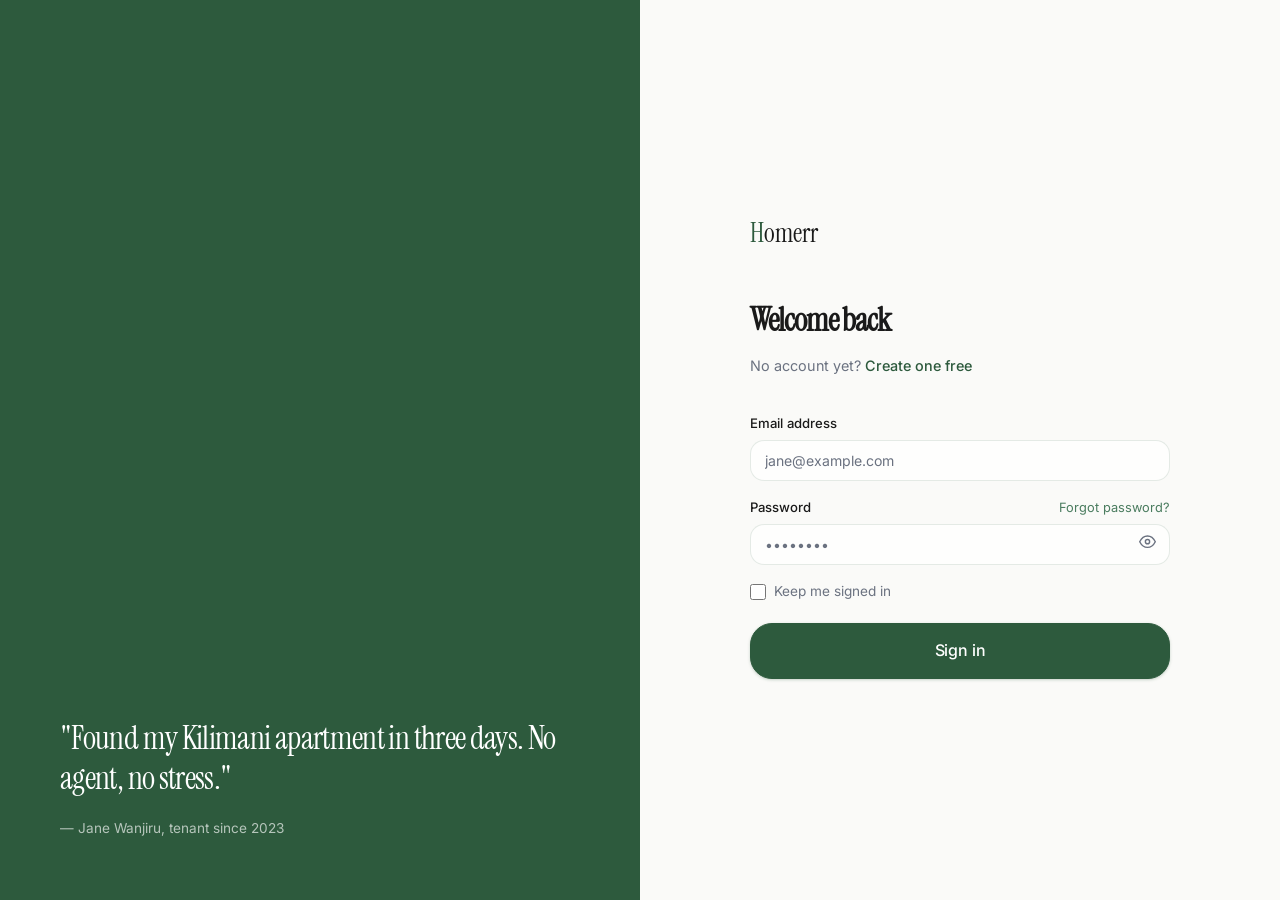
<file: verification.html>
<!DOCTYPE html>
<html lang="en">
<head>
<meta charset="UTF-8" />
<meta name="viewport" content="width=device-width, initial-scale=1.0" />
<title>Verify your account — Homerr</title>
<link rel="preconnect" href="https://fonts.googleapis.com" />
<link rel="preconnect" href="https://fonts.gstatic.com" crossorigin />
<link href="https://fonts.googleapis.com/css2?family=Instrument+Serif:ital@0;1&family=Inter:wght@300;400;500;600&display=swap" rel="stylesheet" />
<style>
:root {
  --sage:       #2D5A3D;
  --sage-mid:   #4A7A5A;
  --sage-tint:  #E8F0EA;
  --warm-white: #FAFAF8;
  --border:     rgba(45,90,61,0.14);
  --border-mid: rgba(45,90,61,0.24);
  --text-main:  #1A1A1A;
  --text-mid:   #4A5568;
  --text-soft:  #718096;
  --radius:     14px;
  --radius-sm:  8px;
  --shadow:     0 4px 24px rgba(0,0,0,0.07);
  --amber:      #D97706;
  --amber-tint: #FEF3C7;
  --red:        #DC2626;
  --red-tint:   #FEE2E2;
  --green:      #16A34A;
  --green-tint: #DCFCE7;
  --font-serif: 'Instrument Serif', Georgia, serif;
  --font-sans:  'Inter', system-ui, sans-serif;
}
*,*::before,*::after { box-sizing: border-box; margin: 0; padding: 0; }
body {
  font-family: var(--font-sans);
  background: var(--warm-white);
  color: var(--text-main);
  min-height: 100vh;
}
body::before {
  content: '';
  position: fixed; inset: 0;
  background:
    radial-gradient(ellipse 60% 50% at 20% 10%, rgba(123,174,138,.13) 0%, transparent 70%),
    radial-gradient(ellipse 50% 40% at 80% 80%, rgba(45,90,61,.08) 0%, transparent 70%);
  pointer-events: none; z-index: 0;
}
body > * { position: relative; z-index: 1; }
.nav {
  position: sticky; top: 0; z-index: 100;
  display: flex; align-items: center; justify-content: space-between;
  padding: 0 32px; height: 64px;
  background: rgba(250,250,248,.88);
  backdrop-filter: blur(20px);
  border-bottom: 1px solid var(--border);
}
.nav__logo { font-family: var(--font-serif); font-size: 1.3rem; color: var(--sage); text-decoration: none; }
.container { max-width: 680px; margin: 0 auto; padding: 48px 24px; }
.page-title { font-family: var(--font-serif); font-size: 2rem; letter-spacing: -.02em; margin-bottom: 6px; }
.page-sub { font-size: .88rem; color: var(--text-soft); margin-bottom: 36px; line-height: 1.6; }
.card {
  background: rgba(255,255,255,.78);
  backdrop-filter: blur(16px);
  border: 1px solid var(--border);
  border-radius: var(--radius);
  padding: 28px;
  box-shadow: var(--shadow);
  margin-bottom: 20px;
}
.card__title { font-weight: 700; font-size: 1rem; margin-bottom: 4px; }
.card__sub { font-size: .8rem; color: var(--text-soft); margin-bottom: 20px; }
.doc-required {
  display: flex; gap: 10px;
  padding: 12px 14px;
  border-radius: var(--radius-sm);
  border: 1px solid var(--border);
  background: rgba(255,255,255,.6);
  margin-bottom: 8px;
  align-items: center;
}
.doc-required__icon { font-size: 1.2rem; flex-shrink: 0; }
.doc-required__name { font-weight: 600; font-size: .86rem; }
.doc-required__status { font-size: .74rem; margin-top: 2px; }
.badge { display: inline-block; padding: 2px 10px; border-radius: 20px; font-size: .72rem; font-weight: 600; }
.badge--green { background: var(--green-tint); color: var(--green); }
.badge--amber { background: var(--amber-tint); color: var(--amber); }
.badge--gray  { background: #F3F4F6; color: #6B7280; }
.badge--red   { background: var(--red-tint); color: var(--red); }
.upload-zone {
  border: 2px dashed var(--border-mid);
  border-radius: var(--radius);
  padding: 32px 24px;
  text-align: center;
  cursor: pointer;
  transition: all .2s;
  background: rgba(255,255,255,.5);
  margin-top: 16px;
}
.upload-zone:hover, .upload-zone.drag-over { border-color: var(--sage); background: var(--sage-tint); }
.upload-zone__icon { font-size: 2rem; margin-bottom: 10px; }
.upload-zone__label { font-weight: 600; font-size: .9rem; margin-bottom: 4px; }
.upload-zone__sub { font-size: .78rem; color: var(--text-soft); }
.upload-zone input[type=file] { display: none; }
.form-group { margin-bottom: 16px; }
.form-group label { display: block; font-size: .8rem; font-weight: 600; color: var(--text-mid); margin-bottom: 7px; }
.form-group select {
  width: 100%; padding: 10px 14px;
  border: 1.5px solid var(--border-mid);
  border-radius: var(--radius-sm);
  font-size: .86rem; font-family: var(--font-sans);
  color: var(--text-main); background: white;
}
.form-group select:focus { outline: none; border-color: var(--sage); }
.btn {
  display: inline-flex; align-items: center; gap: 6px;
  padding: 10px 22px; border-radius: 100px;
  font-size: .84rem; font-weight: 600; cursor: pointer;
  border: none; transition: all .2s; font-family: var(--font-sans);
}
.btn--primary { background: var(--sage); color: #fff; }
.btn--primary:hover { background: var(--sage-mid); }
.btn:disabled { opacity: .5; cursor: not-allowed; }
.progress-bar {
  height: 6px; border-radius: 3px;
  background: #E5E7EB; overflow: hidden;
  margin: 12px 0; display: none;
}
.progress-bar__fill { height: 100%; background: var(--sage); border-radius: 3px; transition: width .3s; width: 0%; }
.alert { padding: 10px 14px; border-radius: var(--radius-sm); font-size: .82rem; margin-top: 12px; }
.alert--error   { background: var(--red-tint);   color: var(--red);   border: 1px solid #FECACA; }
.alert--success { background: var(--green-tint); color: var(--green); border: 1px solid #BBF7D0; }
.preview-file {
  display: flex; align-items: center; gap: 12px;
  padding: 12px 14px;
  background: var(--sage-tint); border: 1px solid var(--border);
  border-radius: var(--radius-sm); margin-top: 12px;
}
.preview-file__icon { font-size: 1.4rem; }
.preview-file__name { font-size: .84rem; font-weight: 600; flex: 1; min-width: 0;
  white-space: nowrap; overflow: hidden; text-overflow: ellipsis; }
.preview-file__size { font-size: .74rem; color: var(--text-soft); }
.verified-banner {
  background: var(--green-tint); border: 1px solid #BBF7D0;
  border-radius: var(--radius); padding: 16px 20px;
  display: flex; align-items: center; gap: 12px;
  font-size: .88rem; color: var(--green); font-weight: 600;
  margin-bottom: 20px;
}
</style>
</head>
<body>

<nav class="nav">
  <a href="index.html" class="nav__logo">Homerr</a>
  <a href="#" id="nav-dash" style="font-size:.84rem;color:var(--text-mid);text-decoration:none;">Dashboard</a>
</nav>

<div class="container">
  <div class="page-title">Account verification</div>
  <p class="page-sub">
    Submit your documents so Homerr can verify your identity and business details.
    Landlords must be fully verified before listings go live.
    Service providers need ID and a business permit.
  </p>

  <div id="verified-banner" class="verified-banner" style="display:none;">
    ✅ Your account is fully verified — you can post listings and accept jobs.
  </div>

  <!-- Required docs status -->
  <div class="card">
    <div class="card__title">Verification status</div>
    <div class="card__sub">Documents you need to submit</div>
    <div id="docs-status">
      <div style="font-size:.84rem;color:var(--text-soft);">Loading…</div>
    </div>
  </div>

  <!-- Upload form -->
  <div class="card">
    <div class="card__title">Upload a document</div>
    <div class="card__sub">Accepted formats: PDF, JPG, PNG — max 10MB per file</div>

    <div class="form-group">
      <label>Document type</label>
      <select id="doc-type">
        <option value="national_id">National ID</option>
        <option value="business_permit">Business permit / certificate of registration</option>
        <option value="title_deed">Title deed</option>
        <option value="kra_pin">KRA PIN certificate</option>
        <option value="other">Other supporting document</option>
      </select>
    </div>

    <label class="upload-zone" id="upload-zone" for="file-input">
      <div class="upload-zone__icon">📎</div>
      <div class="upload-zone__label">Drop file here or click to browse</div>
      <div class="upload-zone__sub">PDF, JPG or PNG · max 10MB</div>
      <input type="file" id="file-input" accept=".pdf,.jpg,.jpeg,.png" />
    </label>

    <div id="file-preview" style="display:none;" class="preview-file">
      <div class="preview-file__icon">📄</div>
      <div class="preview-file__name" id="file-name"></div>
      <div class="preview-file__size" id="file-size"></div>
    </div>

    <div class="progress-bar" id="progress-bar">
      <div class="progress-bar__fill" id="progress-fill"></div>
    </div>

    <div id="upload-feedback"></div>

    <button class="btn btn--primary" id="upload-btn" style="margin-top:16px;width:100%;justify-content:center;" disabled>
      Upload document
    </button>
  </div>
</div>

<script src="static/js/api.js"></script>
<script>
if (!requireAuth()) {}

const user = Auth.getUser();
const role = user?.role;

/* Nav */
const dashLink = document.getElementById('nav-dash');
dashLink.href = role === 'landlord' ? 'landlord-dashboard.html'
              : role === 'service_provider' ? 'provider-dashboard.html'
              : 'tenant-dashboard.html';
dashLink.textContent = '← Back to dashboard';

/* Required docs by role */
const REQUIRED = role === 'landlord'
  ? [{type:'national_id',label:'National ID',icon:'🪪'},
     {type:'business_permit',label:'Business permit',icon:'📋'},
     {type:'title_deed',label:'Title deed',icon:'🏠'},
     {type:'kra_pin',label:'KRA PIN',icon:'📑'}]
  : role === 'service_provider'
  ? [{type:'national_id',label:'National ID',icon:'🪪'},
     {type:'business_permit',label:'Business permit',icon:'📋'}]
  : [{type:'national_id',label:'National ID',icon:'🪪'}];

/* Load status */
async function loadStatus() {
  try {
    const status = await API.getVerificationStatus();
    const approved = new Set(status.approved_types || []);
    const pending  = new Set(status.submitted_types?.filter(t => !approved.has(t)) || []);

    if (status.fully_verified) {
      document.getElementById('verified-banner').style.display = 'flex';
    }

    document.getElementById('docs-status').innerHTML = REQUIRED.map(doc => {
      const isApproved = approved.has(doc.type);
      const isPending  = pending.has(doc.type);
      const badge = isApproved ? '<span class="badge badge--green">Approved ✓</span>'
                  : isPending  ? '<span class="badge badge--amber">Under review</span>'
                  :              '<span class="badge badge--gray">Not submitted</span>';
      return `
        <div class="doc-required">
          <div class="doc-required__icon">${doc.icon}</div>
          <div style="flex:1;">
            <div class="doc-required__name">${doc.label}</div>
            <div class="doc-required__status">${badge}</div>
          </div>
        </div>`;
    }).join('');
  } catch(e) {
    document.getElementById('docs-status').innerHTML =
      '<div class="alert alert--error">Could not load verification status.</div>';
  }
}

/* File selection */
const fileInput  = document.getElementById('file-input');
const uploadBtn  = document.getElementById('upload-btn');
const uploadZone = document.getElementById('upload-zone');

fileInput.addEventListener('change', () => {
  const file = fileInput.files[0];
  if (!file) return;
  if (file.size > 10 * 1024 * 1024) {
    document.getElementById('upload-feedback').innerHTML =
      '<div class="alert alert--error">File too large — max 10MB.</div>';
    return;
  }
  document.getElementById('file-name').textContent = file.name;
  document.getElementById('file-size').textContent = (file.size / 1024).toFixed(0) + ' KB';
  document.getElementById('file-preview').style.display = 'flex';
  uploadBtn.disabled = false;
  document.getElementById('upload-feedback').innerHTML = '';
});

/* Drag and drop */
uploadZone.addEventListener('dragover', e => { e.preventDefault(); uploadZone.classList.add('drag-over'); });
uploadZone.addEventListener('dragleave', () => uploadZone.classList.remove('drag-over'));
uploadZone.addEventListener('drop', e => {
  e.preventDefault();
  uploadZone.classList.remove('drag-over');
  const file = e.dataTransfer.files[0];
  if (file) { fileInput.files = e.dataTransfer.files; fileInput.dispatchEvent(new Event('change')); }
});

/* Upload */
uploadBtn.addEventListener('click', async () => {
  const file    = fileInput.files[0];
  const docType = document.getElementById('doc-type').value;
  const fb      = document.getElementById('upload-feedback');
  if (!file) return;

  uploadBtn.disabled = true;
  uploadBtn.textContent = 'Uploading…';
  const progressBar  = document.getElementById('progress-bar');
  const progressFill = document.getElementById('progress-fill');
  progressBar.style.display = 'block';

  try {
    /* Convert to base64 */
    const base64 = await new Promise((res, rej) => {
      const reader = new FileReader();
      reader.onload  = () => {
        progressFill.style.width = '40%';
        res(reader.result);
      };
      reader.onerror = rej;
      reader.readAsDataURL(file);
    });

    progressFill.style.width = '70%';

    /* Upload to backend — stored as base64 data URL for demo.
       In production, replace with a pre-signed S3 URL upload. */
    await API.submitVerification(docType, base64, null);

    progressFill.style.width = '100%';
    fb.innerHTML = '<div class="alert alert--success">Document submitted for review. We typically review within 1 business day.</div>';
    fileInput.value = '';
    document.getElementById('file-preview').style.display = 'none';
    uploadBtn.disabled = true;
    uploadBtn.textContent = 'Upload document';
    loadStatus();
  } catch(e) {
    fb.innerHTML = `<div class="alert alert--error">${e.message || 'Upload failed. Please try again.'}</div>`;
    uploadBtn.disabled = false;
    uploadBtn.textContent = 'Upload document';
  } finally {
    setTimeout(() => { progressBar.style.display = 'none'; progressFill.style.width = '0%'; }, 1500);
  }
});

loadStatus();
</script>
</body>
</html>
</file>
<file: static/css/main.css>
/* ============================================
   HOMERR — Design System
   Pure white + sage green, glassmorphism,
   Instrument Serif + Inter
   ============================================ */

/* --- Tokens --- */
:root {
  --color-bg:           #FAFAF8;
  --color-surface:      #FFFFFF;
  --color-sage-deep:    #2D5A3D;
  --color-sage-mid:     #4A7C5F;
  --color-sage-light:   #7BAE8A;
  --color-sage-tint:    #E8F0EA;
  --color-sage-ghost:   #F2F7F3;
  --color-foreground:   #1A1A1A;
  --color-muted:        #6B7280;
  --color-border:       rgba(45, 90, 61, 0.12);
  --color-glass-bg:     rgba(255, 255, 255, 0.62);
  --color-glass-border: rgba(255, 255, 255, 0.85);
  --color-glass-shadow: rgba(45, 90, 61, 0.08);

  --font-display: 'Instrument Serif', Georgia, serif;
  --font-body:    'Inter', system-ui, sans-serif;

  --radius-sm:  8px;
  --radius-md:  14px;
  --radius-lg:  22px;
  --radius-xl:  32px;

  --shadow-sm:  0 1px 3px rgba(0,0,0,0.06), 0 1px 2px rgba(0,0,0,0.04);
  --shadow-md:  0 4px 16px rgba(45,90,61,0.08), 0 1px 4px rgba(0,0,0,0.04);
  --shadow-lg:  0 12px 40px rgba(45,90,61,0.12), 0 2px 8px rgba(0,0,0,0.04);
  --shadow-glass: 0 8px 32px rgba(45,90,61,0.10), inset 0 1px 0 rgba(255,255,255,0.9);

  --transition-fast:   150ms cubic-bezier(0.4, 0, 0.2, 1);
  --transition-base:   240ms cubic-bezier(0.4, 0, 0.2, 1);
  --transition-slow:   400ms cubic-bezier(0.4, 0, 0.2, 1);
}

/* --- Reset & Base --- */
*, *::before, *::after { box-sizing: border-box; margin: 0; padding: 0; }

html { font-size: 16px; scroll-behavior: smooth; }

body {
  font-family: var(--font-body);
  background: var(--color-bg);
  color: var(--color-foreground);
  line-height: 1.6;
  min-height: 100vh;
  overflow-x: hidden;
}

img { display: block; max-width: 100%; }
a  { text-decoration: none; color: inherit; }
ul { list-style: none; }
button { cursor: pointer; border: none; background: none; font: inherit; }

/* --- Gradient Mesh Background --- */
.mesh-bg {
  position: fixed;
  inset: 0;
  z-index: -1;
  pointer-events: none;
  overflow: hidden;
}

.mesh-orb {
  position: absolute;
  border-radius: 50%;
  filter: blur(80px);
  opacity: 0.55;
}

.mesh-orb--1 {
  width: 700px; height: 700px;
  background: radial-gradient(circle, #C8DFC9 0%, transparent 70%);
  top: -200px; right: -150px;
}

.mesh-orb--2 {
  width: 500px; height: 500px;
  background: radial-gradient(circle, #B8D4BB 0%, transparent 70%);
  bottom: 10%; left: -100px;
}

.mesh-orb--3 {
  width: 400px; height: 400px;
  background: radial-gradient(circle, #D4E8D0 0%, transparent 70%);
  top: 45%; left: 40%;
}

/* --- Container --- */
.container {
  width: 100%;
  max-width: 1240px;
  margin: 0 auto;
  padding: 0 24px;
}

/* --- Glass Utility --- */
.glass {
  background: var(--color-glass-bg);
  backdrop-filter: blur(18px) saturate(1.4);
  -webkit-backdrop-filter: blur(18px) saturate(1.4);
  border: 1px solid var(--color-glass-border);
  box-shadow: var(--shadow-glass);
}

/* --- Nav --- */
.glass-nav {
  position: fixed;
  top: 0; left: 0; right: 0;
  z-index: 100;
  background: rgba(250, 250, 248, 0.78);
  backdrop-filter: blur(20px) saturate(1.6);
  -webkit-backdrop-filter: blur(20px) saturate(1.6);
  border-bottom: 1px solid var(--color-border);
  transition: box-shadow var(--transition-base);
}

.glass-nav.scrolled {
  box-shadow: 0 2px 20px rgba(45,90,61,0.08);
}

.nav__inner {
  display: flex;
  align-items: center;
  gap: 48px;
  height: 68px;
  max-width: 1240px;
  margin: 0 auto;
  padding: 0 24px;
}

.nav__logo {
  display: flex;
  align-items: baseline;
  gap: 0;
  flex-shrink: 0;
}

.nav__logo-mark {
  font-family: var(--font-display);
  font-size: 1.6rem;
  color: var(--color-sage-deep);
  line-height: 1;
}

.nav__logo-text {
  font-family: var(--font-display);
  font-size: 1.6rem;
  color: var(--color-foreground);
  line-height: 1;
}

.nav__links {
  display: flex;
  align-items: center;
  gap: 32px;
  margin-left: auto;
}

.nav__link {
  font-size: 0.9rem;
  font-weight: 500;
  color: var(--color-muted);
  transition: color var(--transition-fast);
  letter-spacing: -0.01em;
}

.nav__link:hover { color: var(--color-foreground); }

.nav__actions {
  display: flex;
  align-items: center;
  gap: 10px;
}

.nav__hamburger {
  display: none;
  margin-left: auto;
  color: var(--color-foreground);
  padding: 8px;
}

/* --- Buttons --- */
.btn {
  display: inline-flex;
  align-items: center;
  justify-content: center;
  gap: 8px;
  font-family: var(--font-body);
  font-size: 0.875rem;
  font-weight: 500;
  letter-spacing: -0.01em;
  border-radius: var(--radius-md);
  padding: 10px 20px;
  cursor: pointer;
  transition: all var(--transition-fast);
  white-space: nowrap;
}

.btn--primary {
  background: var(--color-sage-deep);
  color: #fff;
  border: 1px solid var(--color-sage-deep);
  box-shadow: 0 1px 3px rgba(45,90,61,0.25);
}

.btn--primary:hover {
  background: var(--color-sage-mid);
  border-color: var(--color-sage-mid);
  box-shadow: 0 4px 12px rgba(45,90,61,0.25);
  transform: translateY(-1px);
}

.btn--ghost {
  background: transparent;
  color: var(--color-foreground);
  border: 1px solid var(--color-border);
}

.btn--ghost:hover {
  background: var(--color-sage-ghost);
  border-color: var(--color-sage-light);
}

.btn--outline {
  background: transparent;
  color: var(--color-sage-deep);
  border: 1px solid var(--color-sage-deep);
}

.btn--outline:hover {
  background: var(--color-sage-deep);
  color: #fff;
}

.btn--lg { padding: 14px 28px; font-size: 1rem; border-radius: var(--radius-lg); }
.btn--sm { padding: 7px 14px; font-size: 0.8rem; }

/* ============================================
   SCROLL REVEAL ANIMATIONS
   ============================================ */
.reveal {
  opacity: 0;
  transform: scale(0.96);
  filter: blur(4px);
  transition:
    opacity 0.55s cubic-bezier(0.4, 0, 0.2, 1),
    transform 0.55s cubic-bezier(0.4, 0, 0.2, 1),
    filter 0.55s cubic-bezier(0.4, 0, 0.2, 1);
}

.reveal.revealed {
  opacity: 1;
  transform: scale(1);
  filter: blur(0);
}

.reveal--delay-1 { transition-delay: 0.08s; }
.reveal--delay-2 { transition-delay: 0.16s; }
.reveal--delay-3 { transition-delay: 0.24s; }
.reveal--delay-4 { transition-delay: 0.32s; }

@media (prefers-reduced-motion: reduce) {
  .reveal { opacity: 1; transform: none; filter: none; transition: none; }
}

/* ============================================
   SKELETON LOADING
   ============================================ */
@keyframes shimmer {
  0%   { background-position: -600px 0; }
  100% { background-position: 600px 0; }
}

.skeleton {
  background: linear-gradient(90deg,
    #e8ede9 25%,
    #f0f5f1 50%,
    #e8ede9 75%
  );
  background-size: 600px 100%;
  animation: shimmer 1.6s infinite linear;
  border-radius: var(--radius-sm);
}

.skeleton--text  { height: 1em; border-radius: 4px; }
.skeleton--title { height: 1.5em; border-radius: 4px; }
.skeleton--image { height: 200px; border-radius: var(--radius-md); }
.skeleton--badge { height: 24px; width: 64px; border-radius: 99px; }

/* Property card skeleton */
.property-card-skeleton {
  background: var(--color-glass-bg);
  backdrop-filter: blur(18px);
  -webkit-backdrop-filter: blur(18px);
  border: 1px solid var(--color-glass-border);
  border-radius: var(--radius-lg);
  overflow: hidden;
  padding: 0;
}

.property-card-skeleton .sk-image { height: 210px; }
.property-card-skeleton .sk-body  { padding: 20px; display: flex; flex-direction: column; gap: 12px; }
.property-card-skeleton .sk-title { height: 18px; width: 75%; }
.property-card-skeleton .sk-sub   { height: 13px; width: 50%; }
.property-card-skeleton .sk-price { height: 20px; width: 40%; }
.property-card-skeleton .sk-tags  { display: flex; gap: 8px; }
.property-card-skeleton .sk-tag   { height: 24px; width: 56px; border-radius: 99px; }

/* ============================================
   PROPERTY CARD
   ============================================ */
.property-card {
  background: var(--color-glass-bg);
  backdrop-filter: blur(18px) saturate(1.4);
  -webkit-backdrop-filter: blur(18px) saturate(1.4);
  border: 1px solid var(--color-glass-border);
  border-radius: var(--radius-lg);
  overflow: hidden;
  cursor: pointer;
  transition: all var(--transition-base);
  box-shadow: var(--shadow-md);
  position: relative;
}

.property-card:hover {
  transform: translateY(-4px);
  box-shadow: var(--shadow-lg);
  border-color: rgba(123, 174, 138, 0.4);
}

.property-card__image {
  position: relative;
  height: 210px;
  overflow: hidden;
}

.property-card__image img {
  width: 100%;
  height: 100%;
  object-fit: cover;
  transition: transform var(--transition-slow);
}

.property-card:hover .property-card__image img {
  transform: scale(1.04);
}

.property-card__badge {
  position: absolute;
  top: 12px; left: 12px;
  background: rgba(255,255,255,0.88);
  backdrop-filter: blur(12px);
  -webkit-backdrop-filter: blur(12px);
  border: 1px solid rgba(255,255,255,0.95);
  color: var(--color-sage-deep);
  font-size: 0.72rem;
  font-weight: 600;
  letter-spacing: 0.04em;
  text-transform: uppercase;
  padding: 4px 10px;
  border-radius: 99px;
}

.property-card__save {
  position: absolute;
  top: 12px; right: 12px;
  width: 34px; height: 34px;
  background: rgba(255,255,255,0.88);
  backdrop-filter: blur(12px);
  -webkit-backdrop-filter: blur(12px);
  border: 1px solid rgba(255,255,255,0.9);
  border-radius: 50%;
  display: flex;
  align-items: center;
  justify-content: center;
  cursor: pointer;
  transition: all var(--transition-fast);
  color: var(--color-muted);
}

.property-card__save:hover { color: #E53E3E; background: rgba(255,255,255,0.98); }

.property-card__body { padding: 18px 20px 20px; }

.property-card__title {
  font-size: 1rem;
  font-weight: 600;
  color: var(--color-foreground);
  margin-bottom: 4px;
  letter-spacing: -0.02em;
  line-height: 1.3;
}

.property-card__location {
  font-size: 0.82rem;
  color: var(--color-muted);
  display: flex;
  align-items: center;
  gap: 4px;
  margin-bottom: 14px;
}

.property-card__price {
  font-family: var(--font-display);
  font-size: 1.22rem;
  color: var(--color-sage-deep);
  margin-bottom: 14px;
  letter-spacing: -0.02em;
}

.property-card__price span {
  font-family: var(--font-body);
  font-size: 0.78rem;
  font-weight: 400;
  color: var(--color-muted);
}

.property-card__tags {
  display: flex;
  gap: 7px;
  flex-wrap: wrap;
}

.tag {
  font-size: 0.75rem;
  font-weight: 500;
  color: var(--color-sage-mid);
  background: var(--color-sage-ghost);
  border: 1px solid var(--color-sage-tint);
  border-radius: 99px;
  padding: 4px 11px;
  letter-spacing: -0.01em;
}

/* ============================================
   LANDING PAGE
   ============================================ */
.hero {
  min-height: 100vh;
  display: flex;
  align-items: center;
  padding: 120px 0 80px;
  position: relative;
}

.hero__inner {
  display: grid;
  grid-template-columns: 1fr 1fr;
  gap: 64px;
  align-items: center;
}

.hero__eyebrow {
  display: inline-flex;
  align-items: center;
  gap: 8px;
  font-size: 0.78rem;
  font-weight: 600;
  letter-spacing: 0.08em;
  text-transform: uppercase;
  color: var(--color-sage-mid);
  background: var(--color-sage-ghost);
  border: 1px solid var(--color-sage-tint);
  border-radius: 99px;
  padding: 6px 14px;
  margin-bottom: 24px;
}

.hero__eyebrow-dot {
  width: 6px; height: 6px;
  border-radius: 50%;
  background: var(--color-sage-light);
}

.hero__title {
  font-family: var(--font-display);
  font-size: clamp(2.8rem, 5vw, 4.2rem);
  line-height: 1.08;
  letter-spacing: -0.03em;
  color: var(--color-foreground);
  margin-bottom: 24px;
}

.hero__title em {
  font-style: italic;
  color: var(--color-sage-deep);
}

.hero__subtitle {
  font-size: 1.1rem;
  color: var(--color-muted);
  line-height: 1.65;
  max-width: 480px;
  margin-bottom: 40px;
}

.hero__actions {
  display: flex;
  align-items: center;
  gap: 14px;
  flex-wrap: wrap;
}

.hero__stats {
  display: flex;
  gap: 36px;
  margin-top: 52px;
  padding-top: 36px;
  border-top: 1px solid var(--color-border);
}

.hero__stat-value {
  font-family: var(--font-display);
  font-size: 2rem;
  color: var(--color-foreground);
  line-height: 1;
  letter-spacing: -0.03em;
}

.hero__stat-label {
  font-size: 0.82rem;
  color: var(--color-muted);
  margin-top: 4px;
}

/* Hero visual */
.hero__visual {
  position: relative;
}

.hero__card-stack {
  position: relative;
  height: 480px;
}

.hero__card {
  position: absolute;
  border-radius: var(--radius-xl);
  overflow: hidden;
  box-shadow: var(--shadow-lg);
}

.hero__card--main {
  width: 100%;
  height: 380px;
  top: 0; left: 0;
  z-index: 3;
}

.hero__card--main img {
  width: 100%; height: 100%;
  object-fit: cover;
}

.hero__card--float {
  background: var(--color-glass-bg);
  backdrop-filter: blur(20px) saturate(1.4);
  -webkit-backdrop-filter: blur(20px) saturate(1.4);
  border: 1px solid var(--color-glass-border);
  padding: 18px 22px;
  z-index: 4;
}

.hero__card--price {
  bottom: 50px; left: -28px;
  width: 190px;
}

.hero__card--verified {
  top: 28px; right: -20px;
  width: 180px;
}

.hero__card-price-label { font-size: 0.72rem; color: var(--color-muted); margin-bottom: 2px; }
.hero__card-price-value {
  font-family: var(--font-display);
  font-size: 1.4rem;
  color: var(--color-sage-deep);
  letter-spacing: -0.02em;
}
.hero__card-price-sub { font-size: 0.7rem; color: var(--color-muted); }

.hero__card-verified-icon {
  width: 32px; height: 32px;
  background: var(--color-sage-ghost);
  border-radius: 50%;
  display: flex;
  align-items: center;
  justify-content: center;
  margin-bottom: 8px;
}

.hero__card-verified-title { font-size: 0.82rem; font-weight: 600; color: var(--color-foreground); }
.hero__card-verified-sub   { font-size: 0.72rem; color: var(--color-muted); }

/* Search bar */
.hero__search {
  background: var(--color-glass-bg);
  backdrop-filter: blur(20px) saturate(1.4);
  -webkit-backdrop-filter: blur(20px) saturate(1.4);
  border: 1px solid var(--color-glass-border);
  border-radius: var(--radius-xl);
  padding: 8px 8px 8px 20px;
  display: flex;
  align-items: center;
  gap: 12px;
  box-shadow: var(--shadow-glass);
  max-width: 560px;
  margin-bottom: 20px;
}

.hero__search input {
  flex: 1;
  border: none;
  background: transparent;
  font-family: var(--font-body);
  font-size: 0.95rem;
  color: var(--color-foreground);
  outline: none;
}

.hero__search input::placeholder { color: var(--color-muted); }

/* Features section */
.features {
  padding: 100px 0;
}

.section-header {
  text-align: center;
  max-width: 600px;
  margin: 0 auto 60px;
}

.section-eyebrow {
  font-size: 0.75rem;
  font-weight: 600;
  letter-spacing: 0.1em;
  text-transform: uppercase;
  color: var(--color-sage-mid);
  margin-bottom: 12px;
  display: block;
}

.section-title {
  font-family: var(--font-display);
  font-size: clamp(1.8rem, 3vw, 2.6rem);
  letter-spacing: -0.03em;
  line-height: 1.15;
  color: var(--color-foreground);
  margin-bottom: 16px;
}

.section-sub {
  font-size: 1rem;
  color: var(--color-muted);
  line-height: 1.7;
}

.features__grid {
  display: grid;
  grid-template-columns: repeat(3, 1fr);
  gap: 20px;
}

.feature-card {
  background: var(--color-glass-bg);
  backdrop-filter: blur(18px) saturate(1.3);
  -webkit-backdrop-filter: blur(18px) saturate(1.3);
  border: 1px solid var(--color-glass-border);
  border-radius: var(--radius-lg);
  padding: 36px 32px;
  box-shadow: var(--shadow-md);
  transition: all var(--transition-base);
}

.feature-card:hover {
  transform: translateY(-3px);
  box-shadow: var(--shadow-lg);
}

.feature-icon {
  width: 48px; height: 48px;
  background: var(--color-sage-ghost);
  border: 1px solid var(--color-sage-tint);
  border-radius: var(--radius-md);
  display: flex;
  align-items: center;
  justify-content: center;
  margin-bottom: 20px;
  color: var(--color-sage-deep);
}

.feature-title {
  font-size: 1.05rem;
  font-weight: 600;
  color: var(--color-foreground);
  letter-spacing: -0.02em;
  margin-bottom: 10px;
}

.feature-desc {
  font-size: 0.88rem;
  color: var(--color-muted);
  line-height: 1.65;
}

/* Featured listings section */
.featured { padding: 80px 0 100px; }

.featured__header {
  display: flex;
  align-items: flex-end;
  justify-content: space-between;
  margin-bottom: 40px;
}

.listings-grid {
  display: grid;
  grid-template-columns: repeat(3, 1fr);
  gap: 22px;
}

/* CTA section */
.cta-section {
  padding: 80px 0 100px;
}

.cta-card {
  background: var(--color-sage-deep);
  border-radius: var(--radius-xl);
  padding: 80px 72px;
  display: grid;
  grid-template-columns: 1fr auto;
  gap: 48px;
  align-items: center;
  position: relative;
  overflow: hidden;
}

.cta-card::before {
  content: '';
  position: absolute;
  width: 500px; height: 500px;
  background: radial-gradient(circle, rgba(123,174,138,0.3) 0%, transparent 70%);
  top: -200px; right: -100px;
  border-radius: 50%;
  pointer-events: none;
}

.cta-title {
  font-family: var(--font-display);
  font-size: clamp(2rem, 3.5vw, 2.8rem);
  color: #fff;
  letter-spacing: -0.03em;
  line-height: 1.15;
  margin-bottom: 16px;
}

.cta-sub {
  font-size: 1rem;
  color: rgba(255,255,255,0.72);
  line-height: 1.65;
}

.cta-card .btn--primary {
  background: #fff;
  color: var(--color-sage-deep);
  border-color: #fff;
  flex-shrink: 0;
}

.cta-card .btn--primary:hover {
  background: var(--color-sage-tint);
  border-color: var(--color-sage-tint);
  color: var(--color-sage-deep);
}

/* ============================================
   LISTINGS PAGE
   ============================================ */
.listings-page {
  padding: 100px 0 80px;
}

.listings-page__header {
  margin-bottom: 36px;
}

.listings-page__title {
  font-family: var(--font-display);
  font-size: 2.4rem;
  letter-spacing: -0.03em;
  color: var(--color-foreground);
  margin-bottom: 8px;
}

.listings-page__sub {
  font-size: 0.95rem;
  color: var(--color-muted);
}

.listings-layout {
  display: grid;
  grid-template-columns: 280px 1fr;
  gap: 36px;
  align-items: start;
}

/* Sidebar filters */
.filters-sidebar {
  background: var(--color-glass-bg);
  backdrop-filter: blur(18px) saturate(1.4);
  -webkit-backdrop-filter: blur(18px) saturate(1.4);
  border: 1px solid var(--color-glass-border);
  border-radius: var(--radius-lg);
  padding: 28px;
  position: sticky;
  top: 90px;
  box-shadow: var(--shadow-md);
}

.filters-title {
  font-size: 0.82rem;
  font-weight: 600;
  letter-spacing: 0.08em;
  text-transform: uppercase;
  color: var(--color-muted);
  margin-bottom: 24px;
}

.filter-group { margin-bottom: 28px; }

.filter-group__label {
  font-size: 0.88rem;
  font-weight: 600;
  color: var(--color-foreground);
  margin-bottom: 12px;
  display: block;
}

.filter-chips {
  display: flex;
  flex-wrap: wrap;
  gap: 7px;
}

.filter-chip {
  font-size: 0.78rem;
  font-weight: 500;
  color: var(--color-muted);
  background: var(--color-bg);
  border: 1px solid var(--color-border);
  border-radius: 99px;
  padding: 6px 13px;
  cursor: pointer;
  transition: all var(--transition-fast);
}

.filter-chip:hover,
.filter-chip.active {
  background: var(--color-sage-ghost);
  color: var(--color-sage-deep);
  border-color: var(--color-sage-light);
}

.range-input { width: 100%; accent-color: var(--color-sage-deep); }

.filter-range-labels {
  display: flex;
  justify-content: space-between;
  font-size: 0.78rem;
  color: var(--color-muted);
  margin-top: 6px;
}

/* Search + sort bar */
.listings-toolbar {
  display: flex;
  align-items: center;
  gap: 14px;
  margin-bottom: 24px;
}

.search-input-wrap {
  flex: 1;
  position: relative;
}

.search-input-wrap svg {
  position: absolute;
  left: 14px;
  top: 50%;
  transform: translateY(-50%);
  color: var(--color-muted);
  pointer-events: none;
}

.search-input {
  width: 100%;
  height: 44px;
  padding: 0 16px 0 42px;
  background: var(--color-glass-bg);
  backdrop-filter: blur(18px);
  -webkit-backdrop-filter: blur(18px);
  border: 1px solid var(--color-border);
  border-radius: var(--radius-md);
  font-family: var(--font-body);
  font-size: 0.9rem;
  color: var(--color-foreground);
  outline: none;
  transition: border-color var(--transition-fast);
}

.search-input:focus { border-color: var(--color-sage-light); }
.search-input::placeholder { color: var(--color-muted); }

.sort-select {
  height: 44px;
  padding: 0 16px;
  background: var(--color-glass-bg);
  backdrop-filter: blur(18px);
  -webkit-backdrop-filter: blur(18px);
  border: 1px solid var(--color-border);
  border-radius: var(--radius-md);
  font-family: var(--font-body);
  font-size: 0.88rem;
  color: var(--color-foreground);
  outline: none;
  cursor: pointer;
}

.listings-count {
  font-size: 0.85rem;
  color: var(--color-muted);
  margin-bottom: 20px;
}

/* ============================================
   PROPERTY DETAIL PAGE
   ============================================ */
.detail-page { padding: 100px 0 80px; }

.detail-breadcrumb {
  display: flex;
  align-items: center;
  gap: 8px;
  font-size: 0.83rem;
  color: var(--color-muted);
  margin-bottom: 28px;
}

.detail-breadcrumb a:hover { color: var(--color-sage-deep); }
.detail-breadcrumb span { color: var(--color-border); }

.detail-layout {
  display: grid;
  grid-template-columns: 1fr 360px;
  gap: 40px;
  align-items: start;
}

.detail-gallery {
  border-radius: var(--radius-xl);
  overflow: hidden;
  margin-bottom: 32px;
}

.detail-gallery__main {
  height: 440px;
  position: relative;
  overflow: hidden;
}

.detail-gallery__main img {
  width: 100%; height: 100%;
  object-fit: cover;
}

.detail-gallery__thumbs {
  display: grid;
  grid-template-columns: repeat(4, 1fr);
  gap: 4px;
  margin-top: 4px;
}

.detail-gallery__thumb {
  height: 90px;
  overflow: hidden;
  cursor: pointer;
}

.detail-gallery__thumb img {
  width: 100%; height: 100%;
  object-fit: cover;
  transition: transform var(--transition-base);
}

.detail-gallery__thumb:hover img { transform: scale(1.06); }

.detail-title {
  font-family: var(--font-display);
  font-size: 2rem;
  letter-spacing: -0.03em;
  color: var(--color-foreground);
  line-height: 1.2;
  margin-bottom: 8px;
}

.detail-location {
  display: flex;
  align-items: center;
  gap: 6px;
  color: var(--color-muted);
  font-size: 0.9rem;
  margin-bottom: 24px;
}

.detail-specs {
  display: flex;
  gap: 24px;
  padding: 24px 0;
  border-top: 1px solid var(--color-border);
  border-bottom: 1px solid var(--color-border);
  margin-bottom: 28px;
}

.detail-spec { text-align: center; }
.detail-spec-value { font-size: 1.3rem; font-weight: 600; color: var(--color-foreground); letter-spacing: -0.02em; }
.detail-spec-label { font-size: 0.78rem; color: var(--color-muted); margin-top: 2px; }

.detail-description {
  font-size: 0.95rem;
  color: var(--color-muted);
  line-height: 1.75;
  margin-bottom: 32px;
}

.detail-amenities {
  margin-bottom: 32px;
}

.detail-amenities-title {
  font-size: 1rem;
  font-weight: 600;
  color: var(--color-foreground);
  letter-spacing: -0.02em;
  margin-bottom: 16px;
}

.amenities-grid {
  display: grid;
  grid-template-columns: repeat(2, 1fr);
  gap: 12px;
}

.amenity-item {
  display: flex;
  align-items: center;
  gap: 10px;
  font-size: 0.88rem;
  color: var(--color-foreground);
}

.amenity-item svg { color: var(--color-sage-mid); flex-shrink: 0; }

/* Inquiry card */
.inquiry-card {
  background: var(--color-glass-bg);
  backdrop-filter: blur(18px) saturate(1.4);
  -webkit-backdrop-filter: blur(18px) saturate(1.4);
  border: 1px solid var(--color-glass-border);
  border-radius: var(--radius-xl);
  padding: 32px;
  position: sticky;
  top: 90px;
  box-shadow: var(--shadow-glass);
}

.inquiry-price {
  font-family: var(--font-display);
  font-size: 2rem;
  color: var(--color-sage-deep);
  letter-spacing: -0.03em;
  margin-bottom: 4px;
}

.inquiry-price span {
  font-family: var(--font-body);
  font-size: 0.9rem;
  font-weight: 400;
  color: var(--color-muted);
}

.inquiry-divider {
  height: 1px;
  background: var(--color-border);
  margin: 20px 0;
}

.form-field { margin-bottom: 16px; }
.form-field label {
  display: block;
  font-size: 0.82rem;
  font-weight: 500;
  color: var(--color-foreground);
  margin-bottom: 6px;
}

.form-input,
.form-textarea {
  width: 100%;
  padding: 11px 14px;
  background: rgba(255,255,255,0.7);
  border: 1px solid var(--color-border);
  border-radius: var(--radius-md);
  font-family: var(--font-body);
  font-size: 0.88rem;
  color: var(--color-foreground);
  outline: none;
  transition: border-color var(--transition-fast);
  resize: vertical;
}

.form-input:focus,
.form-textarea:focus {
  border-color: var(--color-sage-light);
  box-shadow: 0 0 0 3px rgba(123,174,138,0.15);
}

.form-input::placeholder,
.form-textarea::placeholder { color: var(--color-muted); }

/* ============================================
   DASHBOARD
   ============================================ */
.dashboard-page { padding: 90px 0 80px; }

.dashboard-header {
  display: flex;
  align-items: center;
  justify-content: space-between;
  margin-bottom: 40px;
}

.dashboard-greeting {
  font-family: var(--font-display);
  font-size: 1.8rem;
  letter-spacing: -0.03em;
  color: var(--color-foreground);
}

.dashboard-greeting span { color: var(--color-sage-deep); font-style: italic; }

.stats-row {
  display: grid;
  grid-template-columns: repeat(4, 1fr);
  gap: 18px;
  margin-bottom: 40px;
}

.stat-card {
  background: var(--color-glass-bg);
  backdrop-filter: blur(18px) saturate(1.4);
  -webkit-backdrop-filter: blur(18px) saturate(1.4);
  border: 1px solid var(--color-glass-border);
  border-radius: var(--radius-lg);
  padding: 24px 26px;
  box-shadow: var(--shadow-md);
}

.stat-card__label {
  font-size: 0.78rem;
  font-weight: 500;
  color: var(--color-muted);
  text-transform: uppercase;
  letter-spacing: 0.07em;
  margin-bottom: 10px;
}

.stat-card__value {
  font-family: var(--font-display);
  font-size: 2rem;
  color: var(--color-foreground);
  letter-spacing: -0.03em;
  line-height: 1;
  margin-bottom: 6px;
}

.stat-card__change {
  font-size: 0.78rem;
  color: #4CAF50;
  display: flex;
  align-items: center;
  gap: 3px;
}

.stat-card__change--down { color: #E53E3E; }

.dashboard-grid {
  display: grid;
  grid-template-columns: 1fr 360px;
  gap: 24px;
}

.dashboard-panel {
  background: var(--color-glass-bg);
  backdrop-filter: blur(18px) saturate(1.4);
  -webkit-backdrop-filter: blur(18px) saturate(1.4);
  border: 1px solid var(--color-glass-border);
  border-radius: var(--radius-lg);
  padding: 28px;
  box-shadow: var(--shadow-md);
}

.panel-header {
  display: flex;
  align-items: center;
  justify-content: space-between;
  margin-bottom: 22px;
}

.panel-title {
  font-size: 0.95rem;
  font-weight: 600;
  color: var(--color-foreground);
  letter-spacing: -0.02em;
}

.listing-row {
  display: flex;
  align-items: center;
  gap: 16px;
  padding: 14px 0;
  border-bottom: 1px solid var(--color-border);
  transition: background var(--transition-fast);
}

.listing-row:last-child { border-bottom: none; }

.listing-row__img {
  width: 52px; height: 52px;
  border-radius: var(--radius-sm);
  overflow: hidden;
  flex-shrink: 0;
}

.listing-row__img img { width: 100%; height: 100%; object-fit: cover; }

.listing-row__info { flex: 1; min-width: 0; }

.listing-row__name {
  font-size: 0.88rem;
  font-weight: 600;
  color: var(--color-foreground);
  white-space: nowrap;
  overflow: hidden;
  text-overflow: ellipsis;
}

.listing-row__loc { font-size: 0.78rem; color: var(--color-muted); }

.listing-row__status {
  font-size: 0.72rem;
  font-weight: 600;
  padding: 4px 10px;
  border-radius: 99px;
}

.status--active   { background: #E6F7EC; color: #27AE60; }
.status--pending  { background: #FFF8E6; color: #F59E0B; }
.status--inactive { background: #F5F5F5; color: #9E9E9E; }

.inquiry-item {
  padding: 14px 0;
  border-bottom: 1px solid var(--color-border);
}

.inquiry-item:last-child { border-bottom: none; }
.inquiry-item__name { font-size: 0.88rem; font-weight: 600; color: var(--color-foreground); margin-bottom: 2px; }
.inquiry-item__msg  { font-size: 0.8rem; color: var(--color-muted); line-height: 1.5; }
.inquiry-item__time { font-size: 0.72rem; color: var(--color-muted); margin-top: 6px; }

/* ============================================
   AUTH PAGES
   ============================================ */
.auth-page {
  min-height: 100vh;
  display: grid;
  grid-template-columns: 1fr 1fr;
}

.auth-visual {
  background: var(--color-sage-deep);
  display: flex;
  flex-direction: column;
  justify-content: flex-end;
  padding: 60px;
  position: relative;
  overflow: hidden;
}

.auth-visual::before {
  content: '';
  position: absolute;
  inset: 0;
  background: url('https://images.unsplash.com/photo-1600607687939-ce8a6c25118c?w=900&q=80') center/cover;
  opacity: 0.35;
}

.auth-visual__content { position: relative; z-index: 2; }
.auth-visual__quote {
  font-family: var(--font-display);
  font-size: 2rem;
  color: #fff;
  line-height: 1.25;
  letter-spacing: -0.02em;
  margin-bottom: 20px;
}
.auth-visual__author { font-size: 0.85rem; color: rgba(255,255,255,0.65); }

.auth-form-side {
  display: flex;
  align-items: center;
  justify-content: center;
  padding: 60px 48px;
  background: var(--color-bg);
}

.auth-form-inner { width: 100%; max-width: 420px; }

.auth-logo { margin-bottom: 48px; }

.auth-title {
  font-family: var(--font-display);
  font-size: 2rem;
  letter-spacing: -0.03em;
  color: var(--color-foreground);
  margin-bottom: 8px;
}

.auth-sub {
  font-size: 0.9rem;
  color: var(--color-muted);
  margin-bottom: 36px;
}

.auth-sub a { color: var(--color-sage-deep); font-weight: 500; }

.role-selector {
  display: grid;
  grid-template-columns: 1fr 1fr 1fr;
  gap: 10px;
  margin-bottom: 28px;
}

.role-option {
  border: 2px solid var(--color-border);
  border-radius: var(--radius-md);
  padding: 16px;
  cursor: pointer;
  transition: all var(--transition-fast);
  text-align: center;
}

.role-option:hover { border-color: var(--color-sage-light); background: var(--color-sage-ghost); }
.role-option.selected { border-color: var(--color-sage-deep); background: var(--color-sage-ghost); }
.role-option__icon { font-size: 1.5rem; margin-bottom: 6px; }
.role-option__label { font-size: 0.85rem; font-weight: 600; color: var(--color-foreground); }
.role-option__sub   { font-size: 0.75rem; color: var(--color-muted); }

.auth-divider {
  display: flex;
  align-items: center;
  gap: 12px;
  margin: 24px 0;
  color: var(--color-muted);
  font-size: 0.82rem;
}

.auth-divider::before,
.auth-divider::after {
  content: '';
  flex: 1;
  height: 1px;
  background: var(--color-border);
}

.auth-form .btn--primary { width: 100%; justify-content: center; margin-top: 8px; }

.form-link {
  text-align: center;
  font-size: 0.85rem;
  color: var(--color-muted);
  margin-top: 20px;
}

.form-link a { color: var(--color-sage-deep); font-weight: 500; }

/* ============================================
   FOOTER
   ============================================ */
.footer {
  background: var(--color-foreground);
  color: rgba(255,255,255,0.7);
  padding: 60px 0 28px;
  margin-top: 40px;
}

.footer__inner {
  display: grid;
  grid-template-columns: 1.5fr repeat(3, 1fr);
  gap: 48px;
  margin-bottom: 48px;
}

.footer__brand .nav__logo-mark { color: var(--color-sage-light); }
.footer__brand .nav__logo-text { color: #fff; }

.footer__tagline {
  font-size: 0.85rem;
  margin-top: 10px;
  color: rgba(255,255,255,0.5);
}

.footer__col h4 {
  font-size: 0.78rem;
  font-weight: 600;
  letter-spacing: 0.08em;
  text-transform: uppercase;
  color: #fff;
  margin-bottom: 16px;
}

.footer__col ul { display: flex; flex-direction: column; gap: 10px; }

.footer__col a {
  font-size: 0.88rem;
  color: rgba(255,255,255,0.55);
  transition: color var(--transition-fast);
}

.footer__col a:hover { color: #fff; }

.footer__bottom {
  border-top: 1px solid rgba(255,255,255,0.1);
  padding-top: 24px;
  font-size: 0.82rem;
  color: rgba(255,255,255,0.35);
}

/* ============================================
   RESPONSIVE
   ============================================ */
@media (max-width: 1024px) {
  .hero__inner       { grid-template-columns: 1fr; }
  .hero__visual      { display: none; }
  .features__grid    { grid-template-columns: repeat(2, 1fr); }
  .listings-grid     { grid-template-columns: repeat(2, 1fr); }
  .stats-row         { grid-template-columns: repeat(2, 1fr); }
  .dashboard-grid    { grid-template-columns: 1fr; }
  .detail-layout     { grid-template-columns: 1fr; }
  .auth-page         { grid-template-columns: 1fr; }
  .auth-visual       { display: none; }
  .footer__inner     { grid-template-columns: 1fr 1fr; gap: 32px; }
}

@media (max-width: 768px) {
  .nav__links        { display: none; }
  .nav__actions      { display: none; }
  .nav__hamburger    { display: flex; }
  .hero__title       { font-size: 2.4rem; }
  .features__grid    { grid-template-columns: 1fr; }
  .listings-layout   { grid-template-columns: 1fr; }
  .filters-sidebar   { display: none; }
  .listings-grid     { grid-template-columns: 1fr; }
  .stats-row         { grid-template-columns: 1fr 1fr; }
  .cta-card          { grid-template-columns: 1fr; padding: 48px 36px; }
  .footer__inner     { grid-template-columns: 1fr; }
}

@media (max-width: 480px) {
  .hero__title       { font-size: 2rem; }
  .hero__stats       { flex-wrap: wrap; gap: 24px; }
  .detail-specs      { flex-wrap: wrap; gap: 16px; }
  .amenities-grid    { grid-template-columns: 1fr; }
}
</file>
